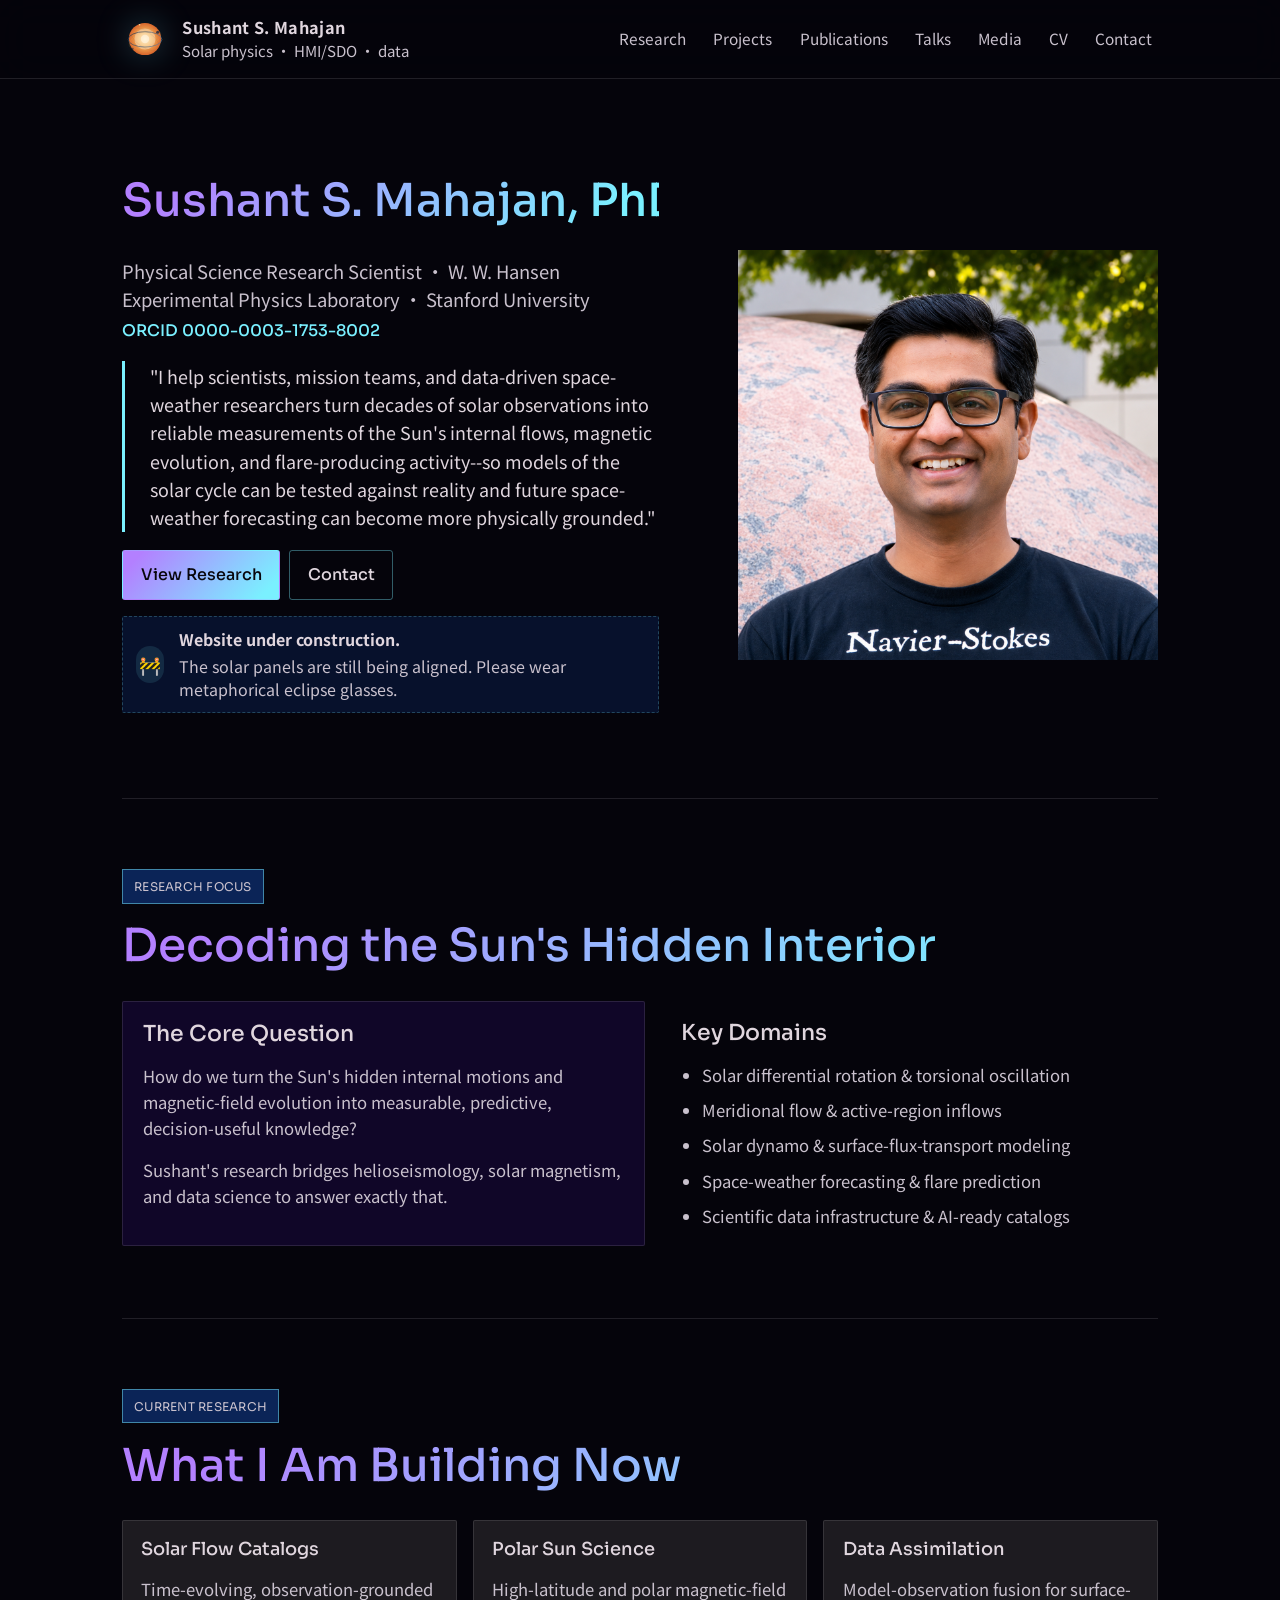
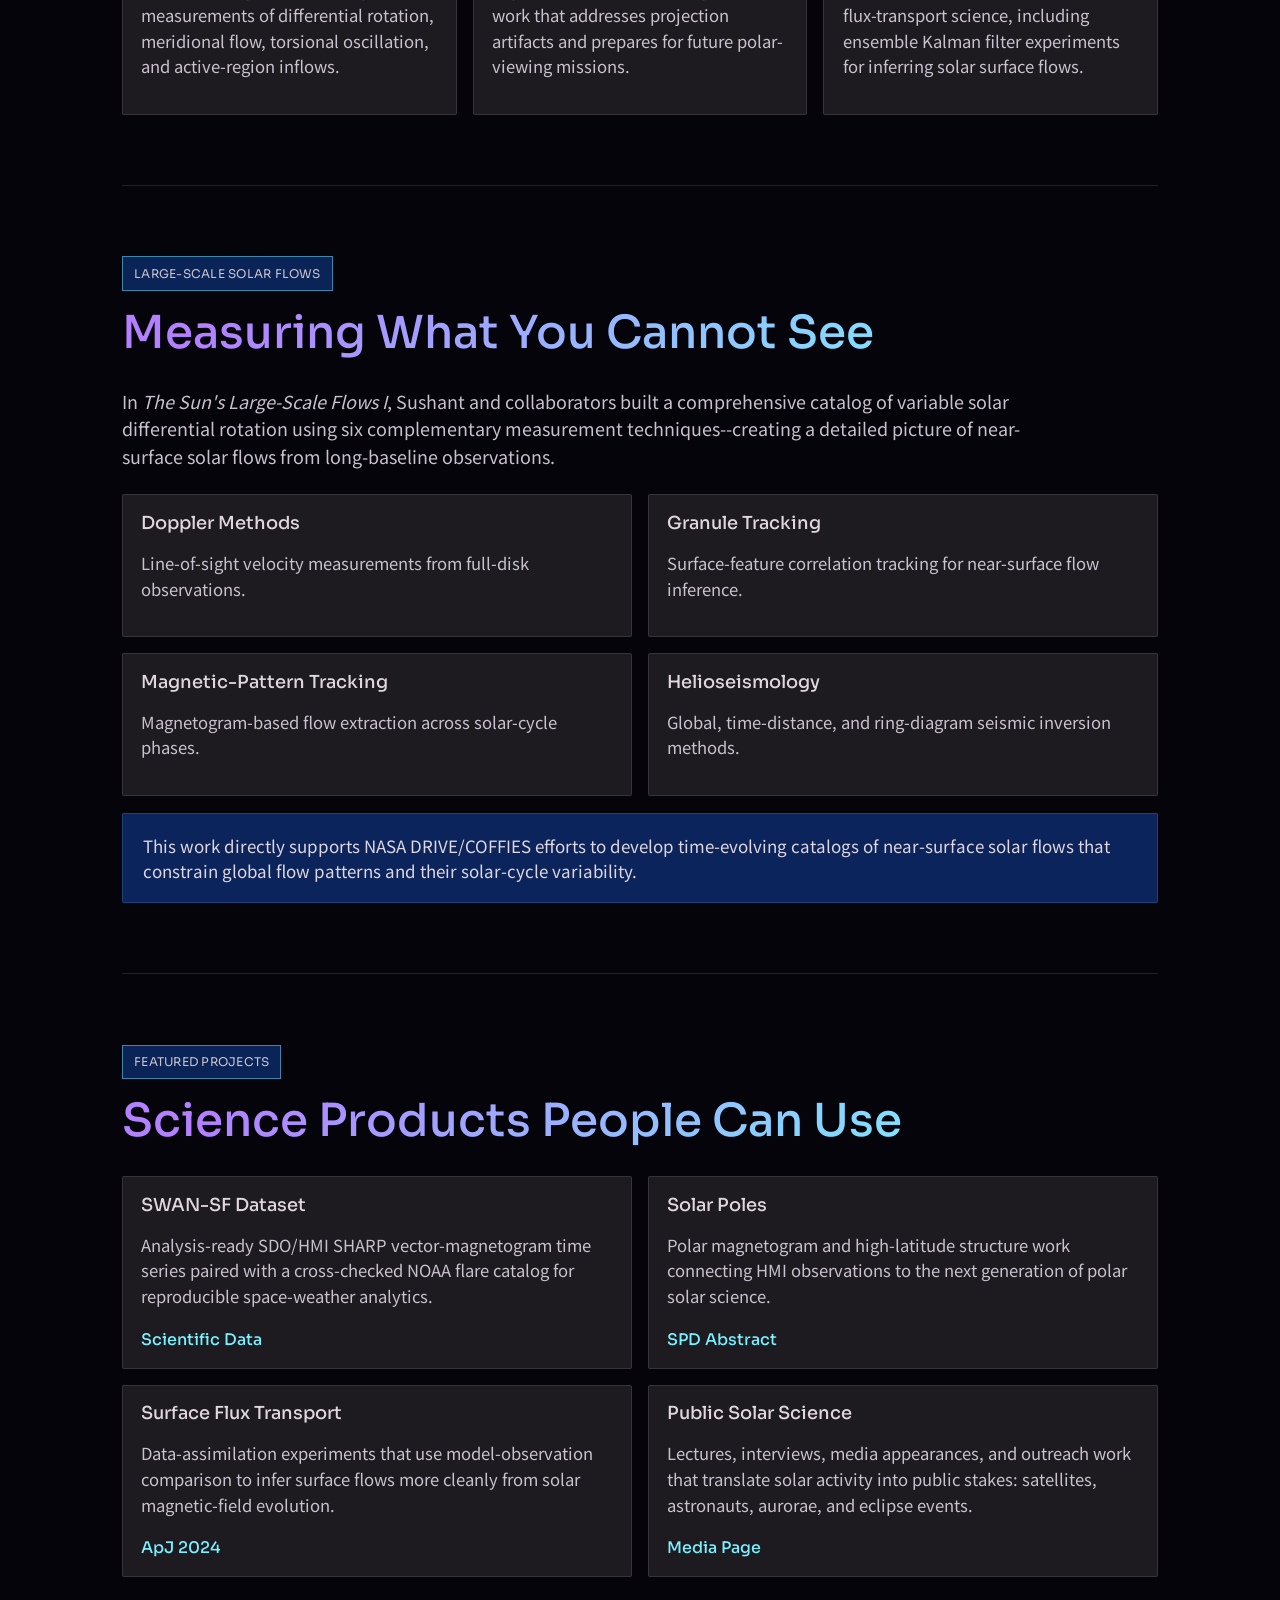
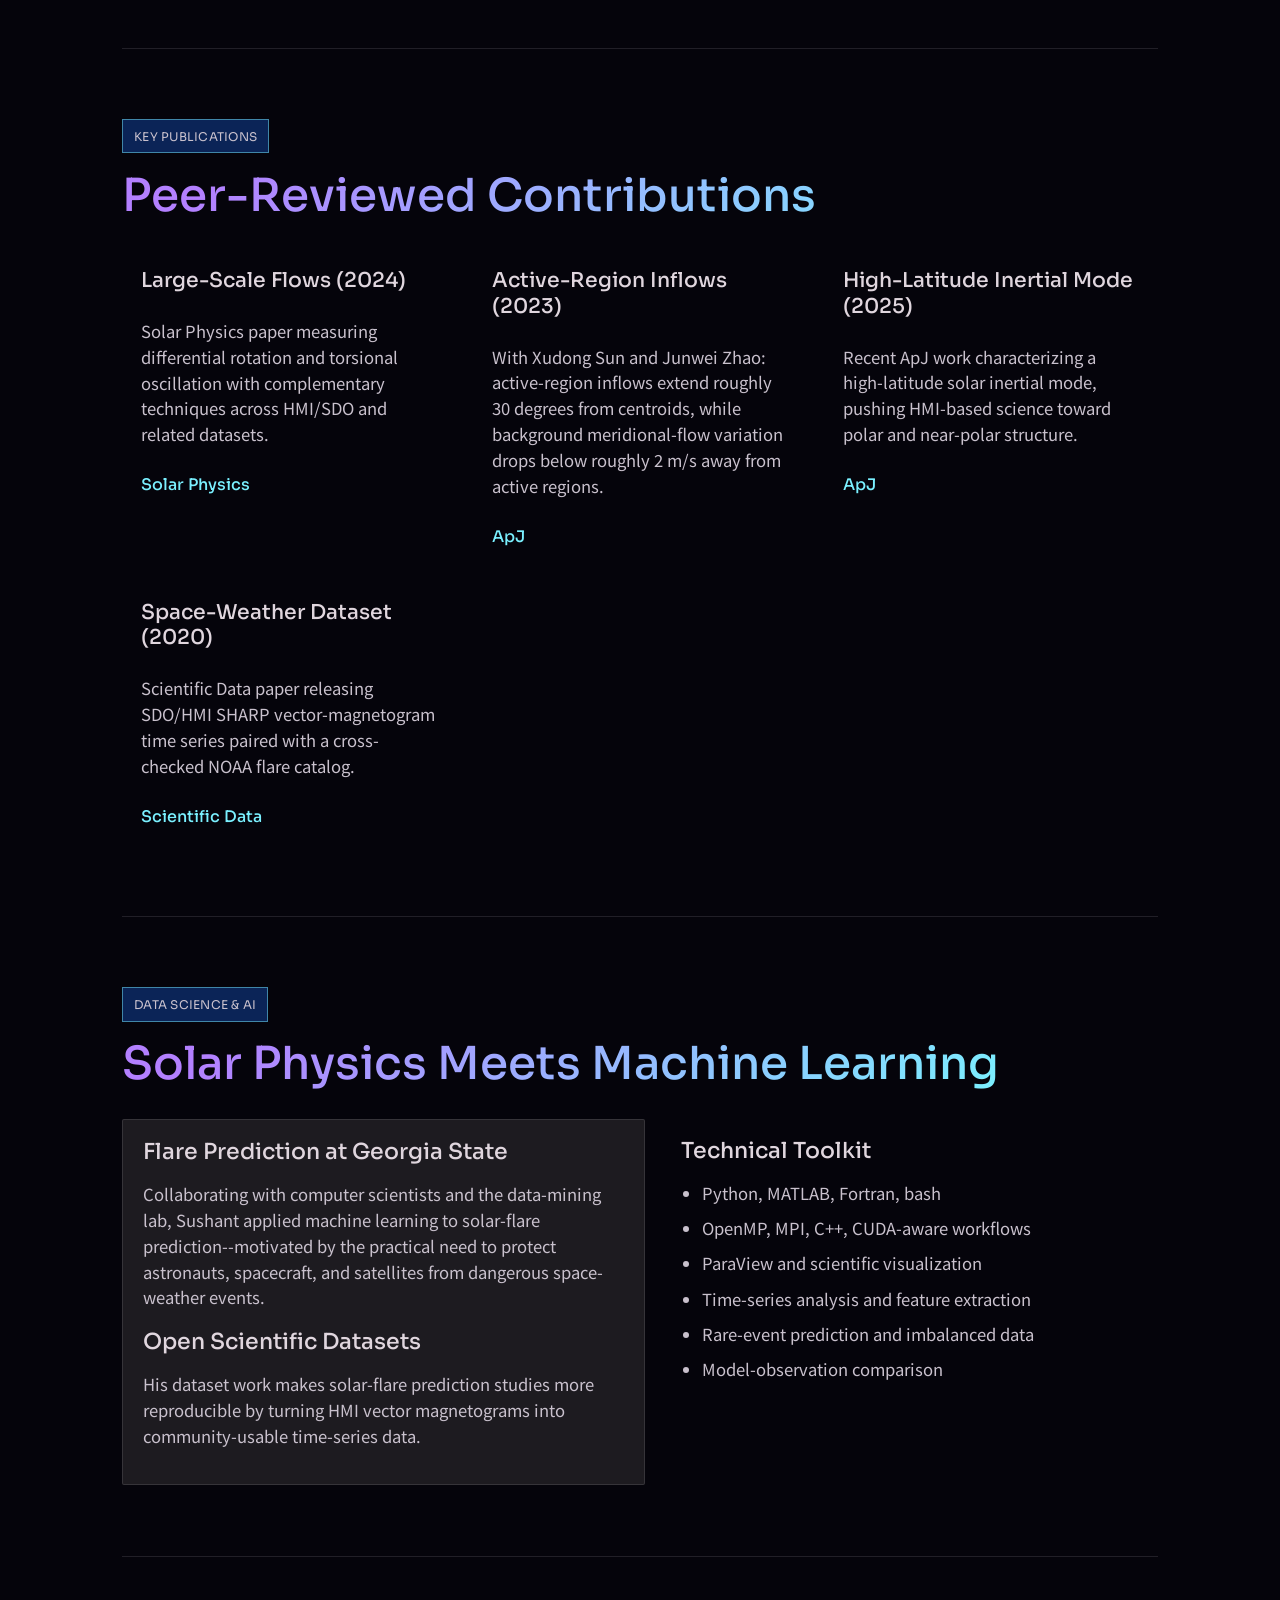
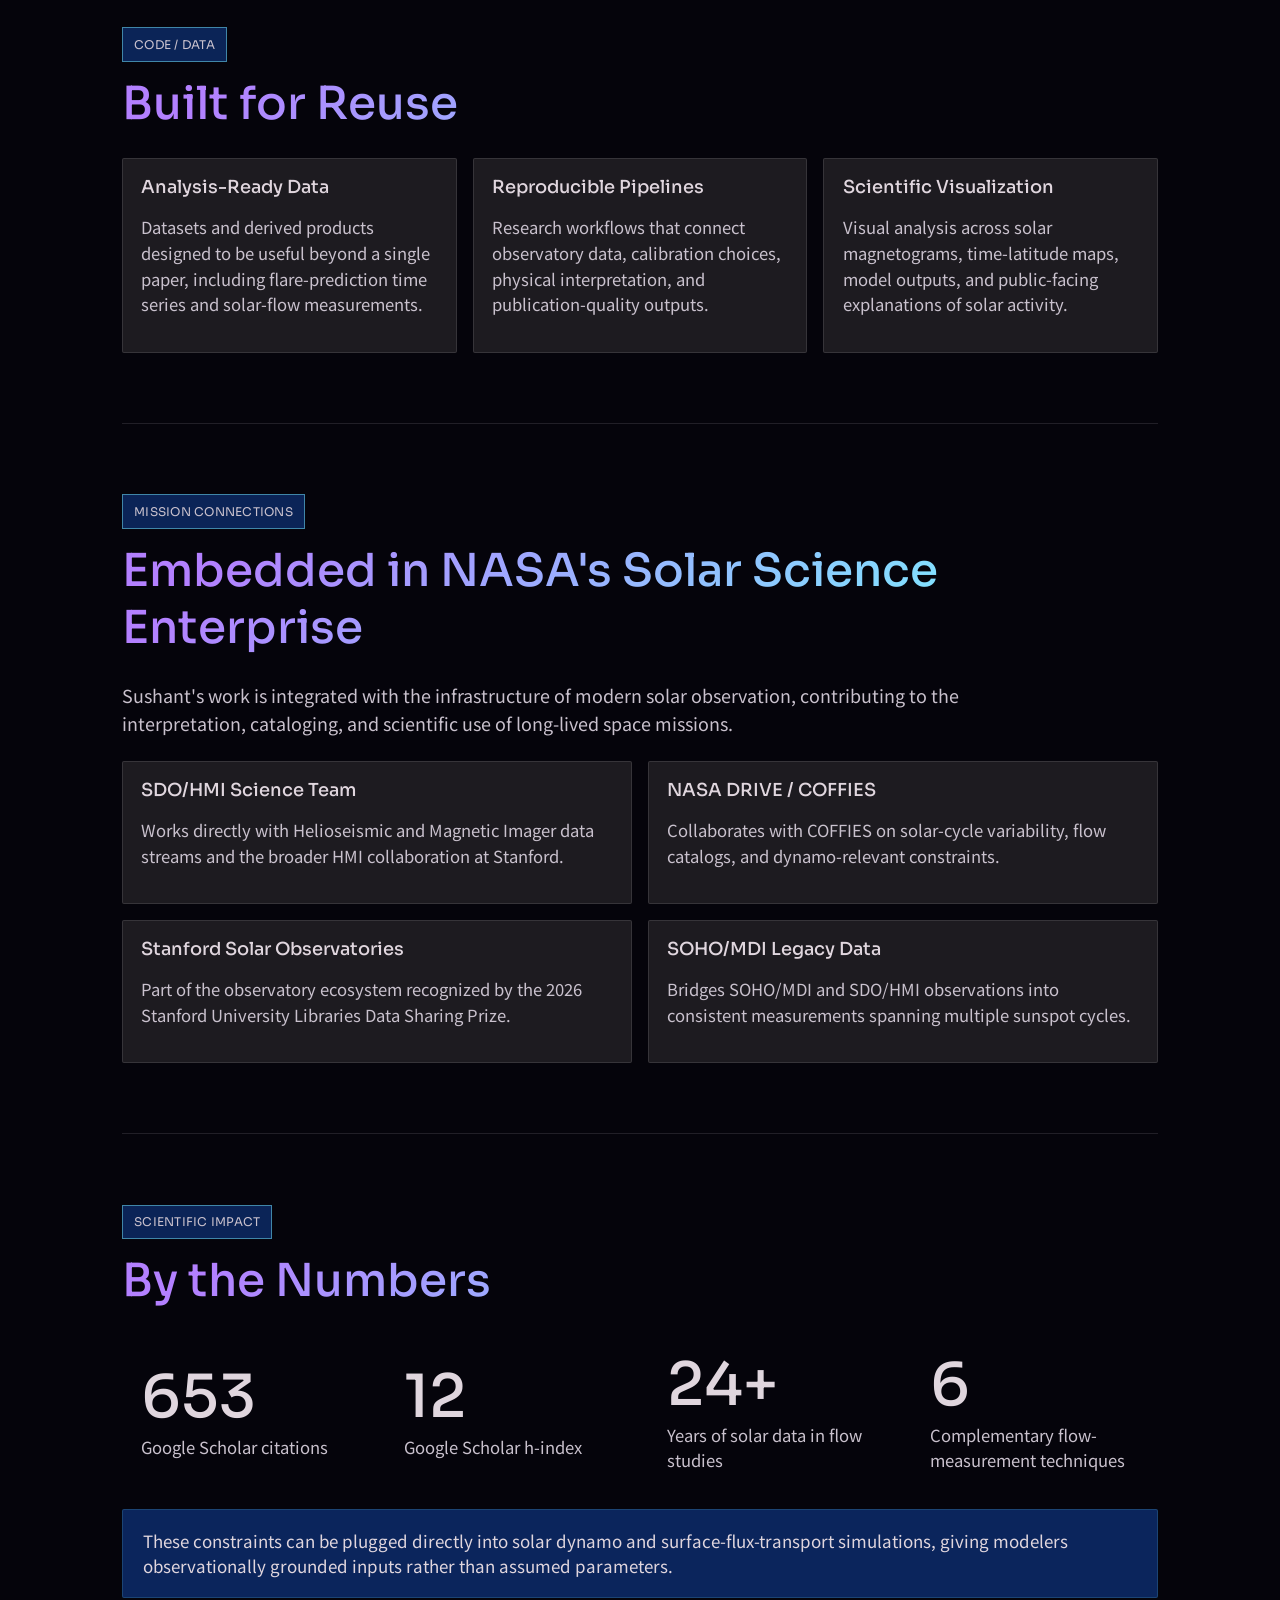
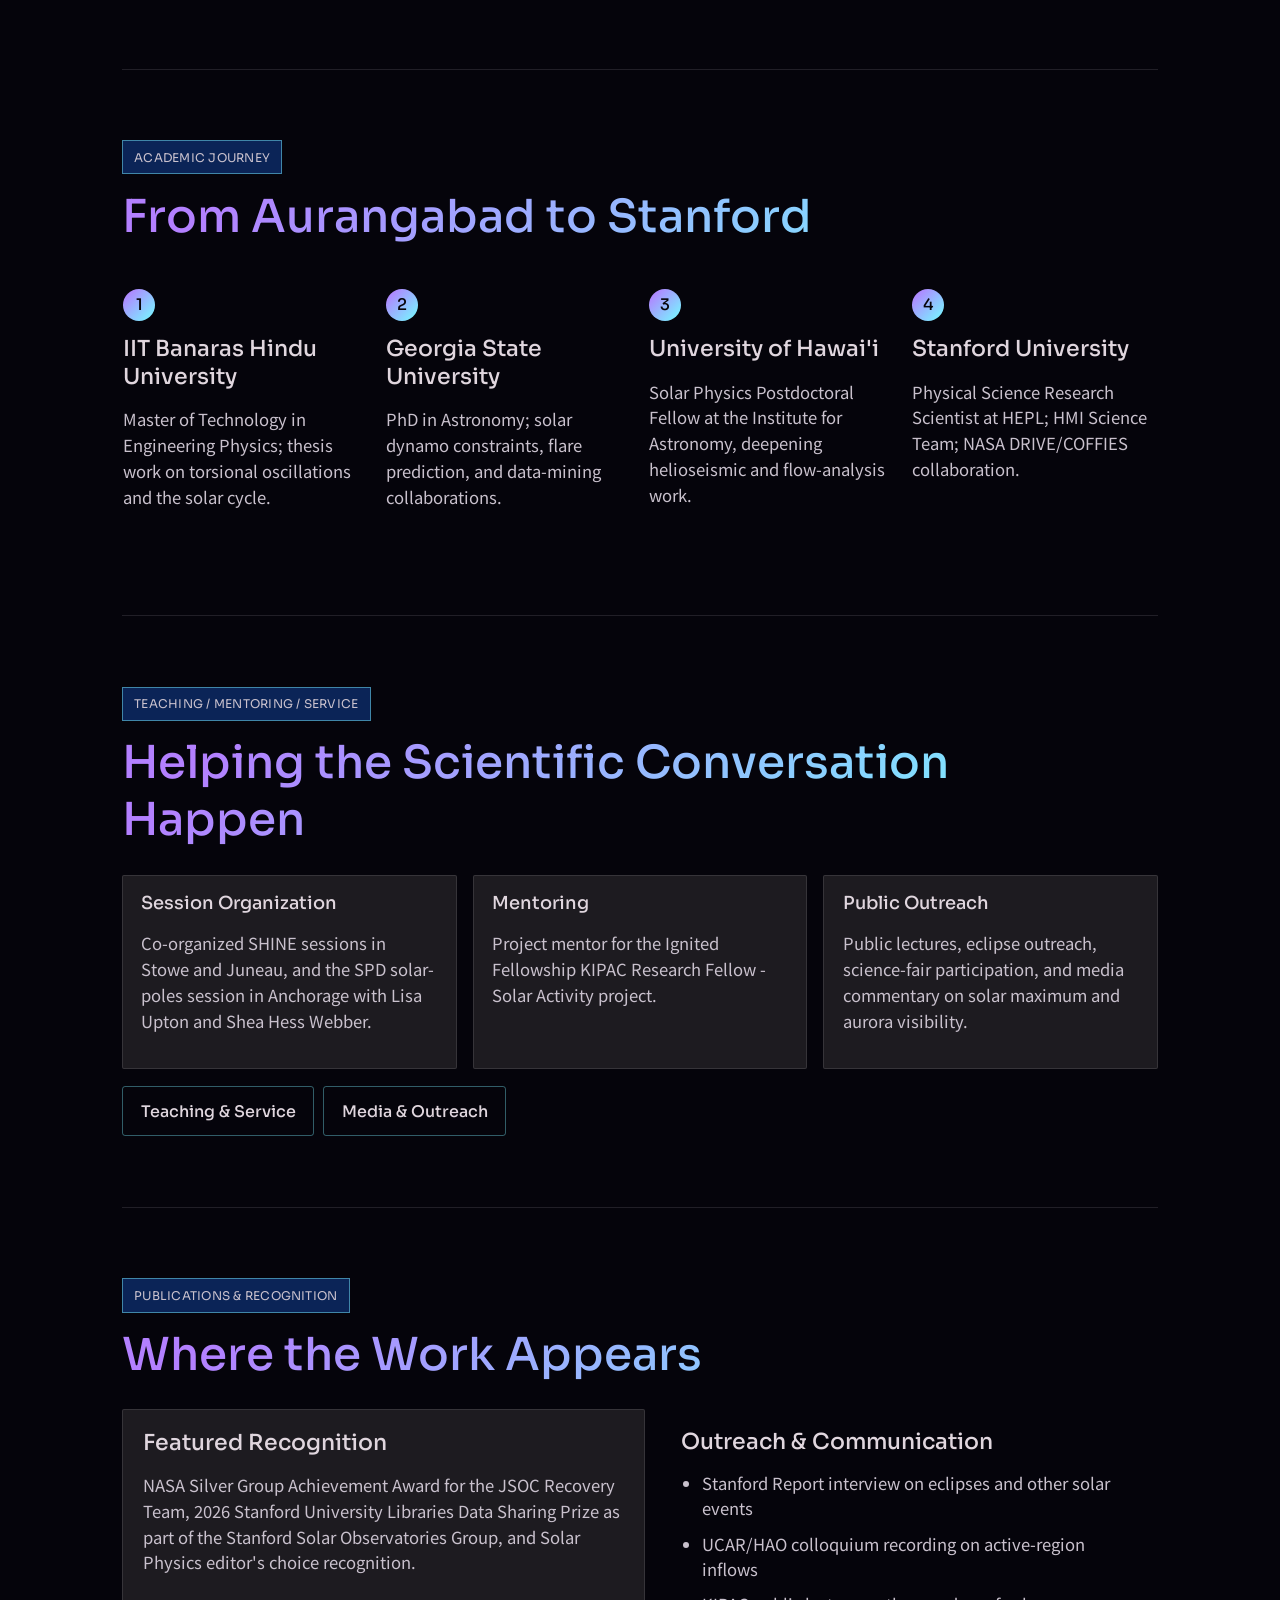
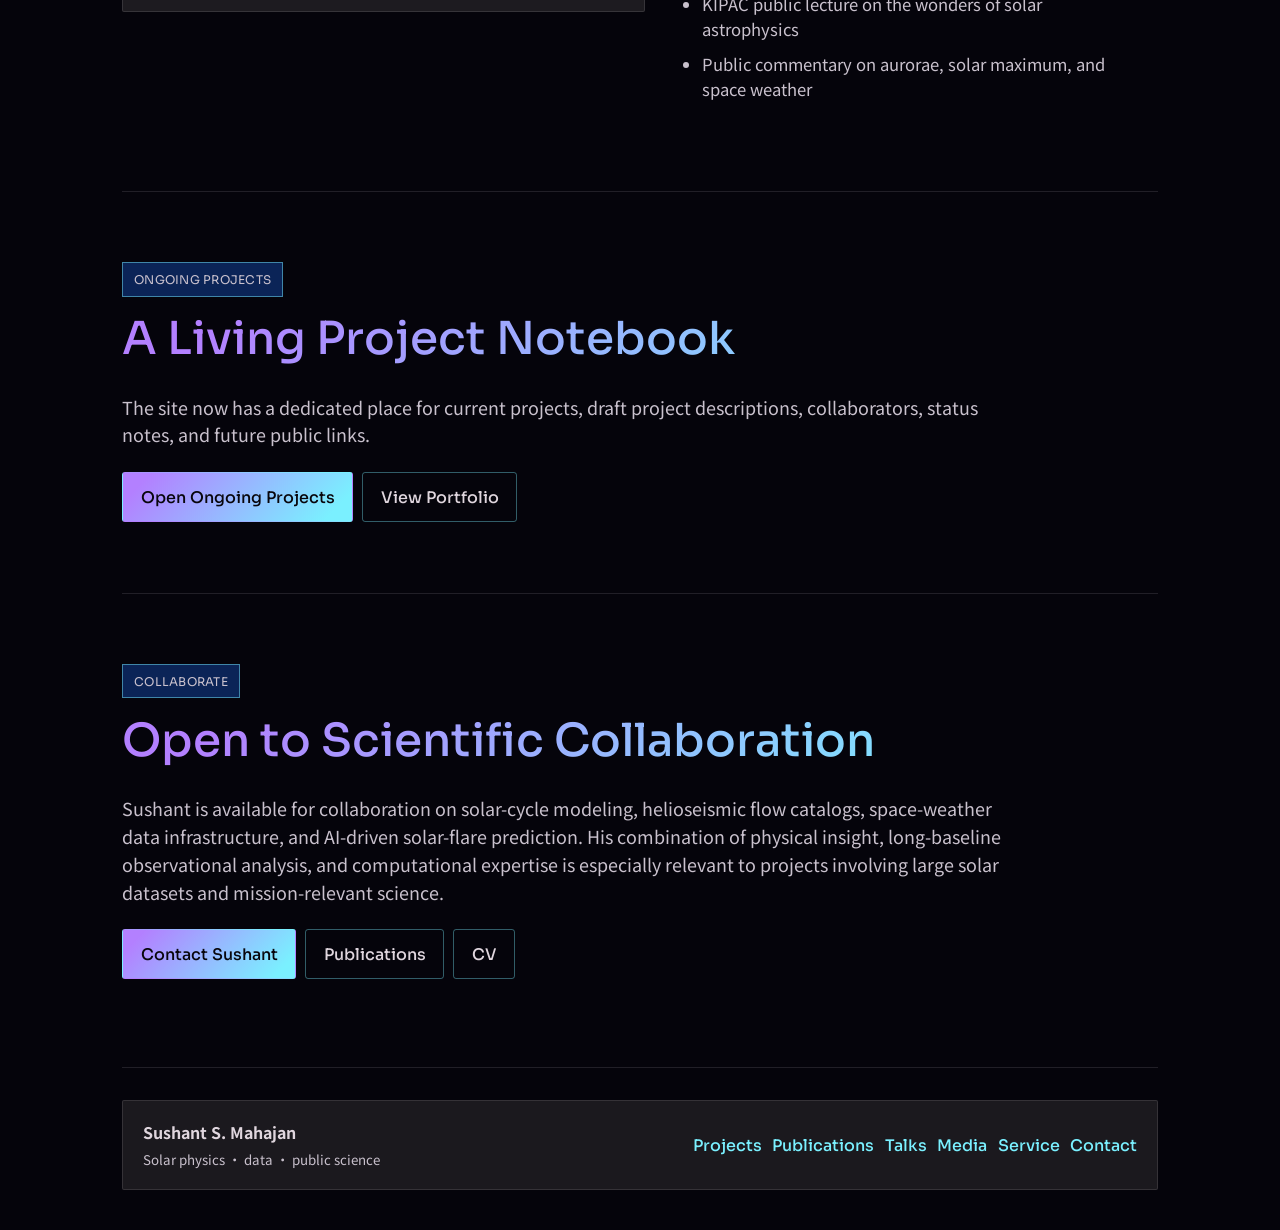
<file: index.html>
<!doctype html>
<html lang="en">
<head>
  <meta charset="utf-8" />
  <meta name="viewport" content="width=device-width, initial-scale=1" />
  <title>Sushant S. Mahajan, PhD | Solar physics and data</title>
  <meta name="description" content="Sushant S. Mahajan is a Stanford solar physicist working on solar flows, magnetism, helioseismology, SDO/HMI data, and space-weather research." />
  <meta name="theme-color" content="#05040b" />
  <meta property="og:title" content="Sushant S. Mahajan, PhD" />
  <meta property="og:description" content="Solar physics, helioseismology, SDO/HMI data, and mission-relevant space-weather science." />
  <meta property="og:type" content="website" />
  <meta property="og:url" content="https://solarmagnetism.org/" />
  <meta property="og:image" content="assets/my_pic_HD.png" />
  <link rel="icon" href="assets/solar-mark.svg" type="image/svg+xml" />
  <link rel="stylesheet" href="assets/styles.css?v=20260527d" />
  <script defer src="assets/site.js"></script>
  <script type="application/ld+json">
    {
      "@context": "https://schema.org",
      "@type": "Person",
      "name": "Sushant S. Mahajan",
      "jobTitle": "Physical Science Research Scientist",
      "url": "https://solarmagnetism.org/",
      "sameAs": [
        "https://orcid.org/0000-0003-1753-8002",
        "https://scholar.google.com/citations?user=Ulbtji0AAAAJ&hl=en&authuser=4",
        "https://x.com/astrosushant",
        "https://www.instagram.com/astrosushant/",
        "https://www.linkedin.com/in/sushant-mahajan-astrophysicist/",
        "https://www.facebook.com/sushant.mahajan.735"
      ],
      "knowsAbout": [
        "Solar physics",
        "Helioseismology",
        "Solar magnetism",
        "Space weather",
        "Data assimilation",
        "Scientific computing"
      ]
    }
  </script>
</head>
<body class="gamma-home gamma-landing">
  <a class="skip-link" href="#main">Skip to content</a>

  <header class="site-header gamma-header">
    <div class="site-wrap site-header__inner">
      <a class="brand" href="index.html" aria-label="Sushant S. Mahajan home">
        <img class="brand__mark" src="assets/solar-mark.svg" alt="" />
        <span class="brand__text">
          <strong>Sushant S. Mahajan</strong>
          <span>Solar physics · HMI/SDO · data</span>
        </span>
      </a>
      <button class="nav-toggle" type="button" data-nav-toggle aria-expanded="false" aria-label="Toggle navigation">Menu</button>
      <nav class="site-nav" data-nav>
        <a href="#research">Research</a>
        <a href="#projects">Projects</a>
        <a href="publications.html">Publications</a>
        <a href="talks.html">Talks</a>
        <a href="media.html">Media</a>
        <a href="cv.html">CV</a>
        <a href="contact.html">Contact</a>
      </nav>
    </div>
  </header>

  <main id="main">
    <section class="gamma-hero gamma-slide">
      <div class="gamma-hero__copy" data-reveal>
        <h1>Sushant S. Mahajan, PhD</h1>
        <p class="gamma-role">Physical Science Research Scientist · W. W. Hansen Experimental Physics Laboratory · Stanford University</p>
        <div class="link-row" style="margin-top:0.35rem" data-reveal>
          <a class="link" href="https://orcid.org/0000-0003-1753-8002" target="_blank" rel="noreferrer">ORCID 0000-0003-1753-8002</a>
        </div>
        <blockquote>
          "I help scientists, mission teams, and data-driven space-weather researchers turn decades of solar observations into reliable measurements of the Sun's internal flows, magnetic evolution, and flare-producing activity--so models of the solar cycle can be tested against reality and future space-weather forecasting can become more physically grounded."
        </blockquote>
        <div class="gamma-actions">
          <a class="button button--primary" href="#research">View Research</a>
          <a class="button button--secondary" href="contact.html">Contact</a>
        </div>
        <div class="construction-banner gamma-construction" data-reveal>
          <div class="construction-banner__icon" aria-hidden="true">🚧</div>
          <div>
            <strong>Website under construction.</strong>
            <p>The solar panels are still being aligned. Please wear metaphorical eclipse glasses.</p>
          </div>
        </div>
      </div>
      <figure class="gamma-portrait" data-reveal>
        <img src="assets/my_pic_HD.png" alt="Sushant S. Mahajan portrait" />
      </figure>
    </section>

    <section class="gamma-section gamma-slide" id="research">
      <div class="gamma-section__head" data-reveal>
        <span>Research Focus</span>
        <h2>Decoding the Sun's Hidden Interior</h2>
      </div>
      <div class="gamma-two-column">
        <article class="gamma-panel gamma-panel--deep" data-reveal>
          <h3>The Core Question</h3>
          <p>How do we turn the Sun's hidden internal motions and magnetic-field evolution into measurable, predictive, decision-useful knowledge?</p>
          <p>Sushant's research bridges helioseismology, solar magnetism, and data science to answer exactly that.</p>
        </article>
        <article class="gamma-list" data-reveal>
          <h3>Key Domains</h3>
          <ul>
            <li>Solar differential rotation &amp; torsional oscillation</li>
            <li>Meridional flow &amp; active-region inflows</li>
            <li>Solar dynamo &amp; surface-flux-transport modeling</li>
            <li>Space-weather forecasting &amp; flare prediction</li>
            <li>Scientific data infrastructure &amp; AI-ready catalogs</li>
          </ul>
        </article>
      </div>
    </section>

    <section class="gamma-section gamma-slide" id="projects">
      <div class="gamma-section__head" data-reveal>
        <span>Current Research</span>
        <h2>What I Am Building Now</h2>
      </div>
      <div class="gamma-cards gamma-cards--three">
        <article class="gamma-card" data-reveal>
          <h3>Solar Flow Catalogs</h3>
          <p>Time-evolving, observation-grounded measurements of differential rotation, meridional flow, torsional oscillation, and active-region inflows.</p>
        </article>
        <article class="gamma-card" data-reveal>
          <h3>Polar Sun Science</h3>
          <p>High-latitude and polar magnetic-field work that addresses projection artifacts and prepares for future polar-viewing missions.</p>
        </article>
        <article class="gamma-card" data-reveal>
          <h3>Data Assimilation</h3>
          <p>Model-observation fusion for surface-flux-transport science, including ensemble Kalman filter experiments for inferring solar surface flows.</p>
        </article>
      </div>
    </section>

    <section class="gamma-section gamma-slide">
      <div class="gamma-section__head" data-reveal>
        <span>Large-Scale Solar Flows</span>
        <h2>Measuring What You Cannot See</h2>
      </div>
      <p class="gamma-lede" data-reveal>
        In <em>The Sun's Large-Scale Flows I</em>, Sushant and collaborators built a comprehensive catalog of variable solar differential rotation using six complementary measurement techniques--creating a detailed picture of near-surface solar flows from long-baseline observations.
      </p>
      <div class="gamma-cards gamma-cards--two">
        <article class="gamma-card" data-reveal>
          <h3>Doppler Methods</h3>
          <p>Line-of-sight velocity measurements from full-disk observations.</p>
        </article>
        <article class="gamma-card" data-reveal>
          <h3>Granule Tracking</h3>
          <p>Surface-feature correlation tracking for near-surface flow inference.</p>
        </article>
        <article class="gamma-card" data-reveal>
          <h3>Magnetic-Pattern Tracking</h3>
          <p>Magnetogram-based flow extraction across solar-cycle phases.</p>
        </article>
        <article class="gamma-card" data-reveal>
          <h3>Helioseismology</h3>
          <p>Global, time-distance, and ring-diagram seismic inversion methods.</p>
        </article>
      </div>
      <p class="gamma-note" data-reveal>
        This work directly supports NASA DRIVE/COFFIES efforts to develop time-evolving catalogs of near-surface solar flows that constrain global flow patterns and their solar-cycle variability.
      </p>
    </section>

    <section class="gamma-section gamma-slide">
      <div class="gamma-section__head" data-reveal>
        <span>Featured Projects</span>
        <h2>Science Products People Can Use</h2>
      </div>
      <div class="gamma-cards gamma-cards--two">
        <article class="gamma-card" data-reveal>
          <h3>SWAN-SF Dataset</h3>
          <p>Analysis-ready SDO/HMI SHARP vector-magnetogram time series paired with a cross-checked NOAA flare catalog for reproducible space-weather analytics.</p>
          <a class="link" href="https://doi.org/10.1038/s41597-020-0548-x" target="_blank" rel="noreferrer">Scientific Data</a>
        </article>
        <article class="gamma-card" data-reveal>
          <h3>Solar Poles</h3>
          <p>Polar magnetogram and high-latitude structure work connecting HMI observations to the next generation of polar solar science.</p>
          <a class="link" href="https://baas.aas.org/pub/2025n4i309p04" target="_blank" rel="noreferrer">SPD Abstract</a>
        </article>
        <article class="gamma-card" data-reveal>
          <h3>Surface Flux Transport</h3>
          <p>Data-assimilation experiments that use model-observation comparison to infer surface flows more cleanly from solar magnetic-field evolution.</p>
          <a class="link" href="https://doi.org/10.3847/1538-4357/ad7eac" target="_blank" rel="noreferrer">ApJ 2024</a>
        </article>
        <article class="gamma-card" data-reveal>
          <h3>Public Solar Science</h3>
          <p>Lectures, interviews, media appearances, and outreach work that translate solar activity into public stakes: satellites, astronauts, aurorae, and eclipse events.</p>
          <a class="link" href="media.html">Media Page</a>
        </article>
      </div>
    </section>

    <section class="gamma-section gamma-slide" id="publications">
      <div class="gamma-section__head" data-reveal>
        <span>Key Publications</span>
        <h2>Peer-Reviewed Contributions</h2>
      </div>
      <div class="gamma-publications">
        <article data-reveal>
          <h3>Large-Scale Flows (2024)</h3>
          <p>Solar Physics paper measuring differential rotation and torsional oscillation with complementary techniques across HMI/SDO and related datasets.</p>
          <a class="link" href="https://doi.org/10.1007/s11207-024-02282-2" target="_blank" rel="noreferrer">Solar Physics</a>
        </article>
        <article data-reveal>
          <h3>Active-Region Inflows (2023)</h3>
          <p>With Xudong Sun and Junwei Zhao: active-region inflows extend roughly 30 degrees from centroids, while background meridional-flow variation drops below roughly 2 m/s away from active regions.</p>
          <a class="link" href="https://doi.org/10.3847/1538-4357/acc839" target="_blank" rel="noreferrer">ApJ</a>
        </article>
        <article data-reveal>
          <h3>High-Latitude Inertial Mode (2025)</h3>
          <p>Recent ApJ work characterizing a high-latitude solar inertial mode, pushing HMI-based science toward polar and near-polar structure.</p>
          <a class="link" href="https://doi.org/10.3847/1538-4357/ade980" target="_blank" rel="noreferrer">ApJ</a>
        </article>
        <article data-reveal>
          <h3>Space-Weather Dataset (2020)</h3>
          <p>Scientific Data paper releasing SDO/HMI SHARP vector-magnetogram time series paired with a cross-checked NOAA flare catalog.</p>
          <a class="link" href="https://doi.org/10.1038/s41597-020-0548-x" target="_blank" rel="noreferrer">Scientific Data</a>
        </article>
      </div>
    </section>

    <section class="gamma-section gamma-slide">
      <div class="gamma-section__head" data-reveal>
        <span>Data Science &amp; AI</span>
        <h2>Solar Physics Meets Machine Learning</h2>
      </div>
      <div class="gamma-two-column">
        <article class="gamma-panel" data-reveal>
          <h3>Flare Prediction at Georgia State</h3>
          <p>Collaborating with computer scientists and the data-mining lab, Sushant applied machine learning to solar-flare prediction--motivated by the practical need to protect astronauts, spacecraft, and satellites from dangerous space-weather events.</p>
          <h3>Open Scientific Datasets</h3>
          <p>His dataset work makes solar-flare prediction studies more reproducible by turning HMI vector magnetograms into community-usable time-series data.</p>
        </article>
        <article class="gamma-list gamma-list--columns" data-reveal>
          <h3>Technical Toolkit</h3>
          <ul>
            <li>Python, MATLAB, Fortran, bash</li>
            <li>OpenMP, MPI, C++, CUDA-aware workflows</li>
            <li>ParaView and scientific visualization</li>
            <li>Time-series analysis and feature extraction</li>
            <li>Rare-event prediction and imbalanced data</li>
            <li>Model-observation comparison</li>
          </ul>
        </article>
      </div>
    </section>

    <section class="gamma-section gamma-slide">
      <div class="gamma-section__head" data-reveal>
        <span>Code / Data</span>
        <h2>Built for Reuse</h2>
      </div>
      <div class="gamma-cards gamma-cards--three">
        <article class="gamma-card" data-reveal>
          <h3>Analysis-Ready Data</h3>
          <p>Datasets and derived products designed to be useful beyond a single paper, including flare-prediction time series and solar-flow measurements.</p>
        </article>
        <article class="gamma-card" data-reveal>
          <h3>Reproducible Pipelines</h3>
          <p>Research workflows that connect observatory data, calibration choices, physical interpretation, and publication-quality outputs.</p>
        </article>
        <article class="gamma-card" data-reveal>
          <h3>Scientific Visualization</h3>
          <p>Visual analysis across solar magnetograms, time-latitude maps, model outputs, and public-facing explanations of solar activity.</p>
        </article>
      </div>
    </section>

    <section class="gamma-section gamma-slide">
      <div class="gamma-section__head" data-reveal>
        <span>Mission Connections</span>
        <h2>Embedded in NASA's Solar Science Enterprise</h2>
      </div>
      <p class="gamma-lede" data-reveal>
        Sushant's work is integrated with the infrastructure of modern solar observation, contributing to the interpretation, cataloging, and scientific use of long-lived space missions.
      </p>
      <div class="gamma-cards gamma-cards--two">
        <article class="gamma-card" data-reveal>
          <h3>SDO/HMI Science Team</h3>
          <p>Works directly with Helioseismic and Magnetic Imager data streams and the broader HMI collaboration at Stanford.</p>
        </article>
        <article class="gamma-card" data-reveal>
          <h3>NASA DRIVE / COFFIES</h3>
          <p>Collaborates with COFFIES on solar-cycle variability, flow catalogs, and dynamo-relevant constraints.</p>
        </article>
        <article class="gamma-card" data-reveal>
          <h3>Stanford Solar Observatories</h3>
          <p>Part of the observatory ecosystem recognized by the 2026 Stanford University Libraries Data Sharing Prize.</p>
        </article>
        <article class="gamma-card" data-reveal>
          <h3>SOHO/MDI Legacy Data</h3>
          <p>Bridges SOHO/MDI and SDO/HMI observations into consistent measurements spanning multiple sunspot cycles.</p>
        </article>
      </div>
    </section>

    <section class="gamma-section gamma-slide" id="impact">
      <div class="gamma-section__head" data-reveal>
        <span>Scientific Impact</span>
        <h2>By the Numbers</h2>
      </div>
      <div class="gamma-metrics">
        <div class="gamma-metric" data-reveal>
          <strong>653</strong>
          <span>Google Scholar citations</span>
        </div>
        <div class="gamma-metric" data-reveal>
          <strong>12</strong>
          <span>Google Scholar h-index</span>
        </div>
        <div class="gamma-metric" data-reveal>
          <strong>24+</strong>
          <span>Years of solar data in flow studies</span>
        </div>
        <div class="gamma-metric" data-reveal>
          <strong>6</strong>
          <span>Complementary flow-measurement techniques</span>
        </div>
      </div>
      <p class="gamma-note" data-reveal>
        These constraints can be plugged directly into solar dynamo and surface-flux-transport simulations, giving modelers observationally grounded inputs rather than assumed parameters.
      </p>
    </section>

    <section class="gamma-section gamma-slide">
      <div class="gamma-section__head" data-reveal>
        <span>Academic Journey</span>
        <h2>From Aurangabad to Stanford</h2>
      </div>
      <div class="gamma-timeline">
        <article data-reveal>
          <span>1</span>
          <h3>IIT Banaras Hindu University</h3>
          <p>Master of Technology in Engineering Physics; thesis work on torsional oscillations and the solar cycle.</p>
        </article>
        <article data-reveal>
          <span>2</span>
          <h3>Georgia State University</h3>
          <p>PhD in Astronomy; solar dynamo constraints, flare prediction, and data-mining collaborations.</p>
        </article>
        <article data-reveal>
          <span>3</span>
          <h3>University of Hawai'i</h3>
          <p>Solar Physics Postdoctoral Fellow at the Institute for Astronomy, deepening helioseismic and flow-analysis work.</p>
        </article>
        <article data-reveal>
          <span>4</span>
          <h3>Stanford University</h3>
          <p>Physical Science Research Scientist at HEPL; HMI Science Team; NASA DRIVE/COFFIES collaboration.</p>
        </article>
      </div>
    </section>

    <section class="gamma-section gamma-slide">
      <div class="gamma-section__head" data-reveal>
        <span>Teaching / Mentoring / Service</span>
        <h2>Helping the Scientific Conversation Happen</h2>
      </div>
      <div class="gamma-cards gamma-cards--three">
        <article class="gamma-card" data-reveal>
          <h3>Session Organization</h3>
          <p>Co-organized SHINE sessions in Stowe and Juneau, and the SPD solar-poles session in Anchorage with Lisa Upton and Shea Hess Webber.</p>
        </article>
        <article class="gamma-card" data-reveal>
          <h3>Mentoring</h3>
          <p>Project mentor for the Ignited Fellowship KIPAC Research Fellow - Solar Activity project.</p>
        </article>
        <article class="gamma-card" data-reveal>
          <h3>Public Outreach</h3>
          <p>Public lectures, eclipse outreach, science-fair participation, and media commentary on solar maximum and aurora visibility.</p>
        </article>
      </div>
      <div class="gamma-actions" data-reveal>
        <a class="button button--secondary" href="teaching.html">Teaching &amp; Service</a>
        <a class="button button--secondary" href="media.html">Media &amp; Outreach</a>
      </div>
    </section>

    <section class="gamma-section gamma-slide">
      <div class="gamma-section__head" data-reveal>
        <span>Publications &amp; Recognition</span>
        <h2>Where the Work Appears</h2>
      </div>
      <div class="gamma-two-column">
        <article class="gamma-panel" data-reveal>
          <h3>Featured Recognition</h3>
          <p>NASA Silver Group Achievement Award for the JSOC Recovery Team, 2026 Stanford University Libraries Data Sharing Prize as part of the Stanford Solar Observatories Group, and Solar Physics editor's choice recognition.</p>
        </article>
        <article class="gamma-list" data-reveal>
          <h3>Outreach &amp; Communication</h3>
          <ul>
            <li>Stanford Report interview on eclipses and other solar events</li>
            <li>UCAR/HAO colloquium recording on active-region inflows</li>
            <li>KIPAC public lecture on the wonders of solar astrophysics</li>
            <li>Public commentary on aurorae, solar maximum, and space weather</li>
          </ul>
        </article>
      </div>
    </section>

    <section class="gamma-section gamma-slide">
      <div class="gamma-section__head" data-reveal>
        <span>Ongoing Projects</span>
        <h2>A Living Project Notebook</h2>
      </div>
      <p class="gamma-lede" data-reveal>
        The site now has a dedicated place for current projects, draft project descriptions, collaborators, status notes, and future public links.
      </p>
      <div class="gamma-actions" data-reveal>
        <a class="button button--primary" href="projects.html">Open Ongoing Projects</a>
        <a class="button button--secondary" href="portfolio.html">View Portfolio</a>
      </div>
    </section>

    <section class="gamma-section gamma-slide gamma-collaborate">
      <div class="gamma-section__head" data-reveal>
        <span>Collaborate</span>
        <h2>Open to Scientific Collaboration</h2>
      </div>
      <p class="gamma-lede" data-reveal>
        Sushant is available for collaboration on solar-cycle modeling, helioseismic flow catalogs, space-weather data infrastructure, and AI-driven solar-flare prediction. His combination of physical insight, long-baseline observational analysis, and computational expertise is especially relevant to projects involving large solar datasets and mission-relevant science.
      </p>
      <div class="gamma-actions" data-reveal>
        <a class="button button--primary" href="contact.html">Contact Sushant</a>
        <a class="button button--secondary" href="publications.html">Publications</a>
        <a class="button button--secondary" href="cv.html">CV</a>
      </div>
    </section>
  </main>

  <footer class="footer gamma-footer">
    <div class="site-wrap footer__panel">
      <div class="footer__inner">
        <div>
          <strong>Sushant S. Mahajan</strong>
          <small>Solar physics · data · public science</small>
        </div>
        <div class="link-row">
          <a class="link" href="projects.html">Projects</a>
          <a class="link" href="publications.html">Publications</a>
          <a class="link" href="talks.html">Talks</a>
          <a class="link" href="media.html">Media</a>
          <a class="link" href="teaching.html">Service</a>
          <a class="link" href="contact.html">Contact</a>
        </div>
      </div>
    </div>
  </footer>
</body>
</html>
</file>
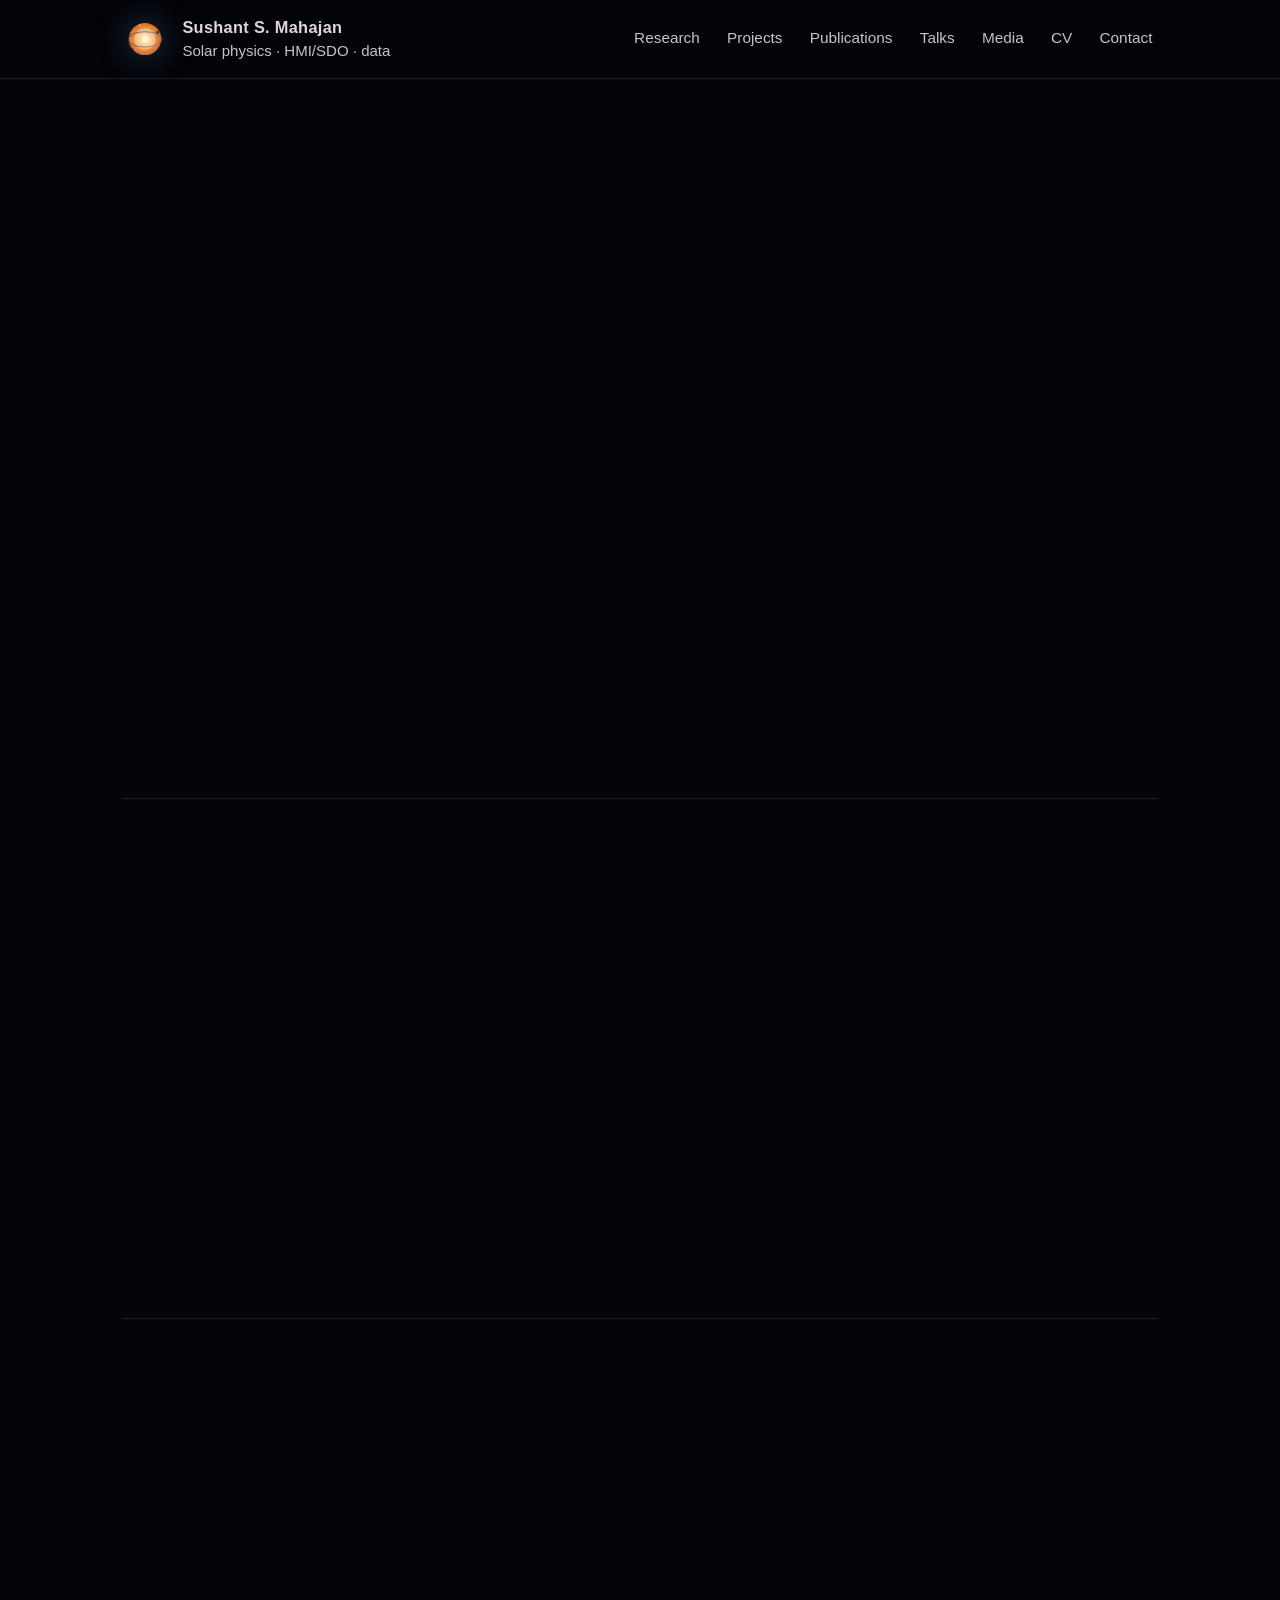
<file: blog.html>
<!doctype html>
<html lang="en">
<head>
  <meta charset="utf-8" />
  <meta name="viewport" content="width=device-width, initial-scale=1" />
  <meta http-equiv="refresh" content="0; url=index.html" />
  <title>Blog | Sushant S. Mahajan</title>
  <link rel="stylesheet" href="assets/styles.css" />
</head>
<body>
  <main class="site-wrap" style="padding:4rem 0">
    <div class="card">
      <h1 style="font-size:2.2rem">Blog content has been folded into the new site.</h1>
      <p><a class="link" href="index.html">Go to the home page</a></p>
    </div>
  </main>
</body>
</html>
</file>
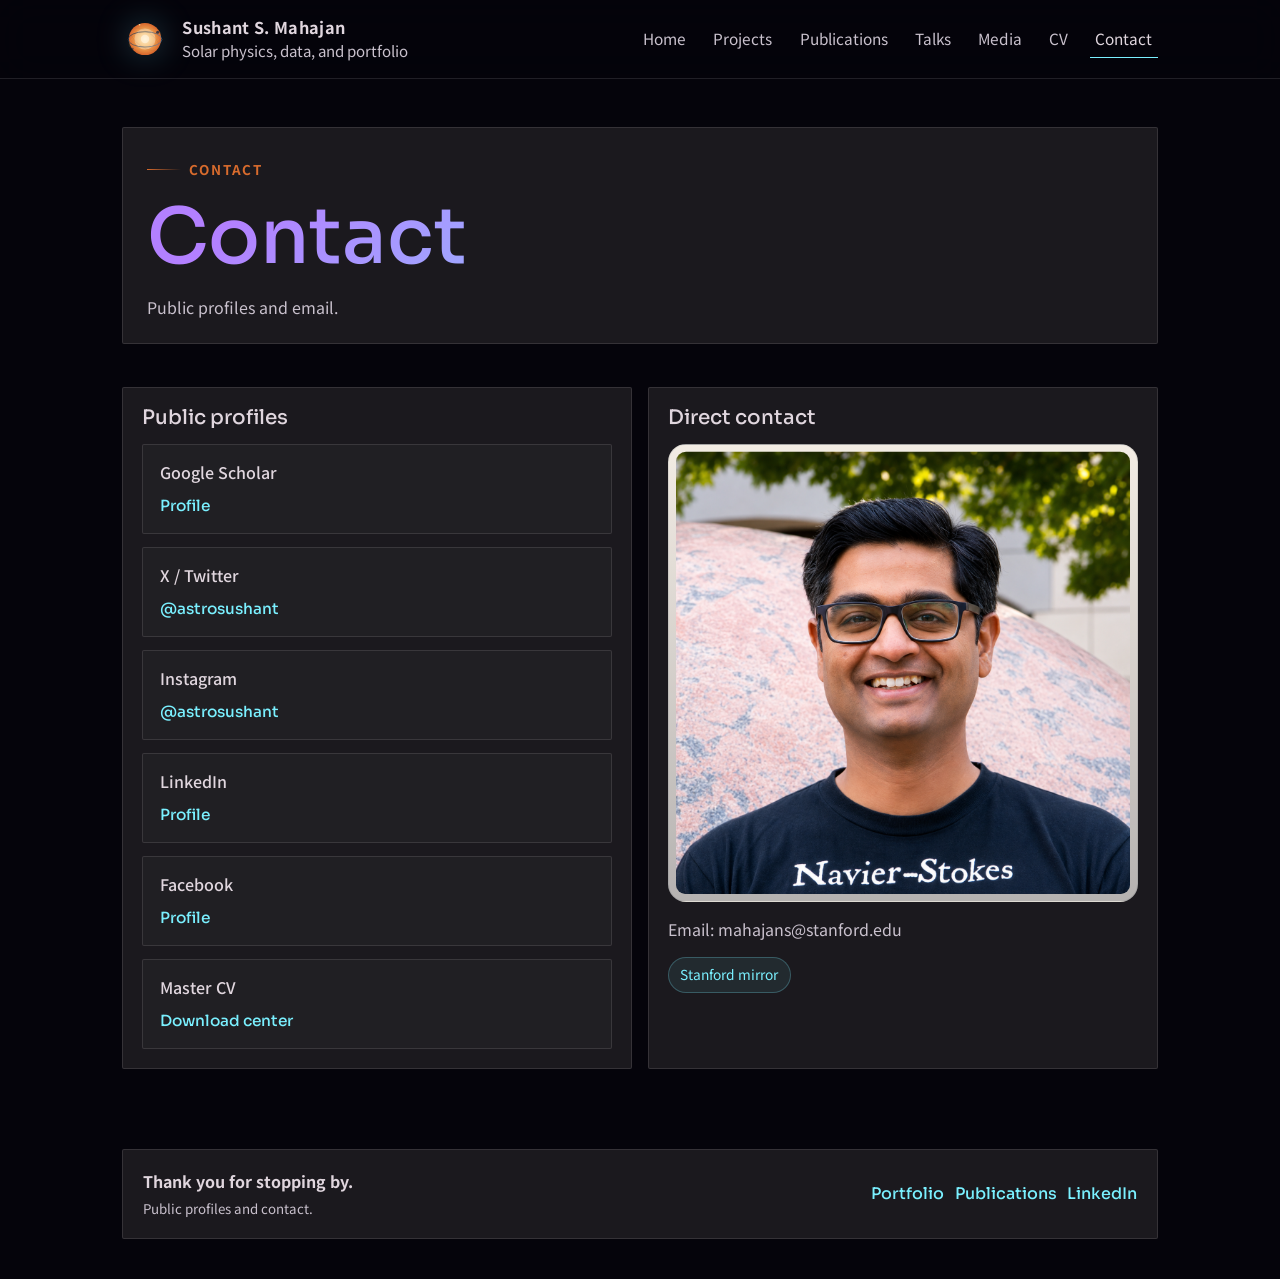
<file: contact.html>
<!doctype html>
<html lang="en">
<head>
  <meta charset="utf-8" />
  <meta name="viewport" content="width=device-width, initial-scale=1" />
  <title>Contact | Sushant S. Mahajan</title>
  <meta name="description" content="Contact and public profile links for Sushant S. Mahajan." />
  <meta name="theme-color" content="#05040b" />
  <link rel="icon" href="assets/solar-mark.svg" type="image/svg+xml" />
  <link rel="stylesheet" href="assets/styles.css" />
  <script defer src="assets/site.js"></script>
</head>
<body class="gamma-home">
  <a class="skip-link" href="#main">Skip to content</a>
  <header class="site-header gamma-header">
    <div class="site-wrap site-header__inner">
      <a class="brand" href="index.html">
        <img class="brand__mark" src="assets/solar-mark.svg" alt="" />
        <span class="brand__text"><strong>Sushant S. Mahajan</strong><span>Solar physics, data, and portfolio</span></span>
      </a>
      <button class="nav-toggle" type="button" data-nav-toggle aria-expanded="false" aria-label="Toggle navigation">Menu</button>
      <nav class="site-nav" data-nav>
        <a href="index.html">Home</a>
        <a href="projects.html">Projects</a>
        <a href="publications.html">Publications</a>
        <a href="talks.html">Talks</a>
        <a href="media.html">Media</a>
        <a href="cv.html">CV</a>
        <a href="contact.html" aria-current="page">Contact</a>
      </nav>
    </div>
  </header>

  <main id="main">
    <section class="page-hero">
      <div class="site-wrap page-hero__panel" data-reveal>
        <div class="eyebrow">Contact</div>
        <h1>Contact</h1>
        <p>Public profiles and email.</p>
      </div>
    </section>

    <section class="section">
      <div class="site-wrap">
        <div class="grid grid--2">
          <article class="card" data-reveal>
            <h3>Public profiles</h3>
            <div class="list" style="margin-top:0.9rem">
              <div class="pub-item">
                <span class="pub-item__title">Google Scholar</span>
                <div class="pub-item__meta"><a class="link" href="https://scholar.google.com/citations?user=Ulbtji0AAAAJ&hl=en&authuser=4" target="_blank" rel="noreferrer">Profile</a></div>
              </div>
              <div class="pub-item">
                <span class="pub-item__title">X / Twitter</span>
                <div class="pub-item__meta"><a class="link" href="https://x.com/astrosushant" target="_blank" rel="noreferrer">@astrosushant</a></div>
              </div>
              <div class="pub-item">
                <span class="pub-item__title">Instagram</span>
                <div class="pub-item__meta"><a class="link" href="https://www.instagram.com/astrosushant/" target="_blank" rel="noreferrer">@astrosushant</a></div>
              </div>
              <div class="pub-item">
                <span class="pub-item__title">LinkedIn</span>
                <div class="pub-item__meta"><a class="link" href="https://www.linkedin.com/in/sushant-mahajan-astrophysicist/" target="_blank" rel="noreferrer">Profile</a></div>
              </div>
              <div class="pub-item">
                <span class="pub-item__title">Facebook</span>
                <div class="pub-item__meta"><a class="link" href="https://www.facebook.com/sushant.mahajan.735" target="_blank" rel="noreferrer">Profile</a></div>
              </div>
              <div class="pub-item">
                <span class="pub-item__title">Master CV</span>
                <div class="pub-item__meta"><a class="link" href="cv.html">Download center</a></div>
              </div>
            </div>
          </article>

          <article class="card" data-reveal>
            <h3>Direct contact</h3>
            <img class="portrait" src="assets/my_pic_HD.png" alt="Sushant S. Mahajan portrait" />
            <p>
              Email: mahajans@stanford.edu
            </p>
            <div class="card__meta">
              <span class="chip chip--accent">Stanford mirror</span>
            </div>
          </article>
        </div>
      </div>
    </section>
  </main>

  <footer class="footer">
    <div class="site-wrap footer__panel">
        <div class="footer__inner">
          <div>
            <strong>Thank you for stopping by.</strong>
            <small>Public profiles and contact.</small>
          </div>
          <div class="link-row">
            <a class="link" href="portfolio.html">Portfolio</a>
            <a class="link" href="publications.html">Publications</a>
            <a class="link" href="https://www.linkedin.com/in/sushant-mahajan-astrophysicist/" target="_blank" rel="noreferrer">LinkedIn</a>
          </div>
        </div>
      </div>
  </footer>
</body>
</html>
</file>
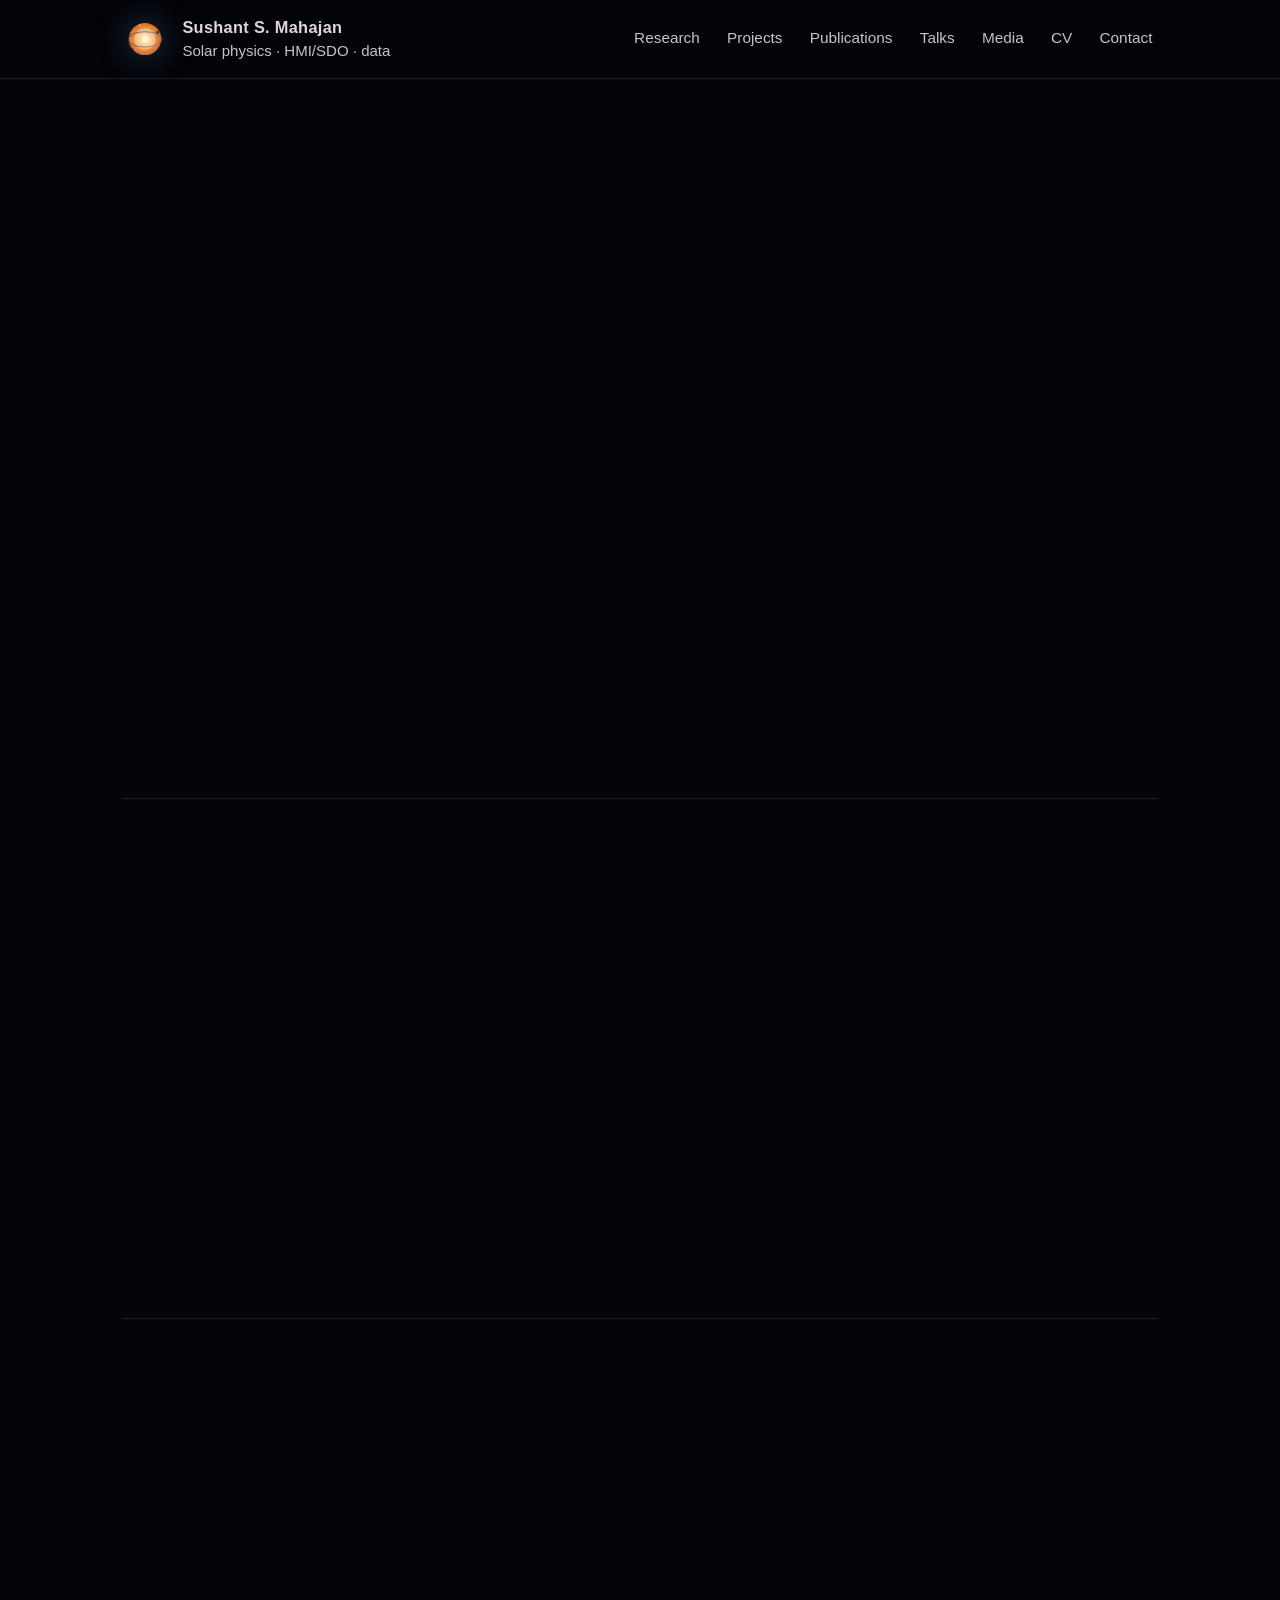
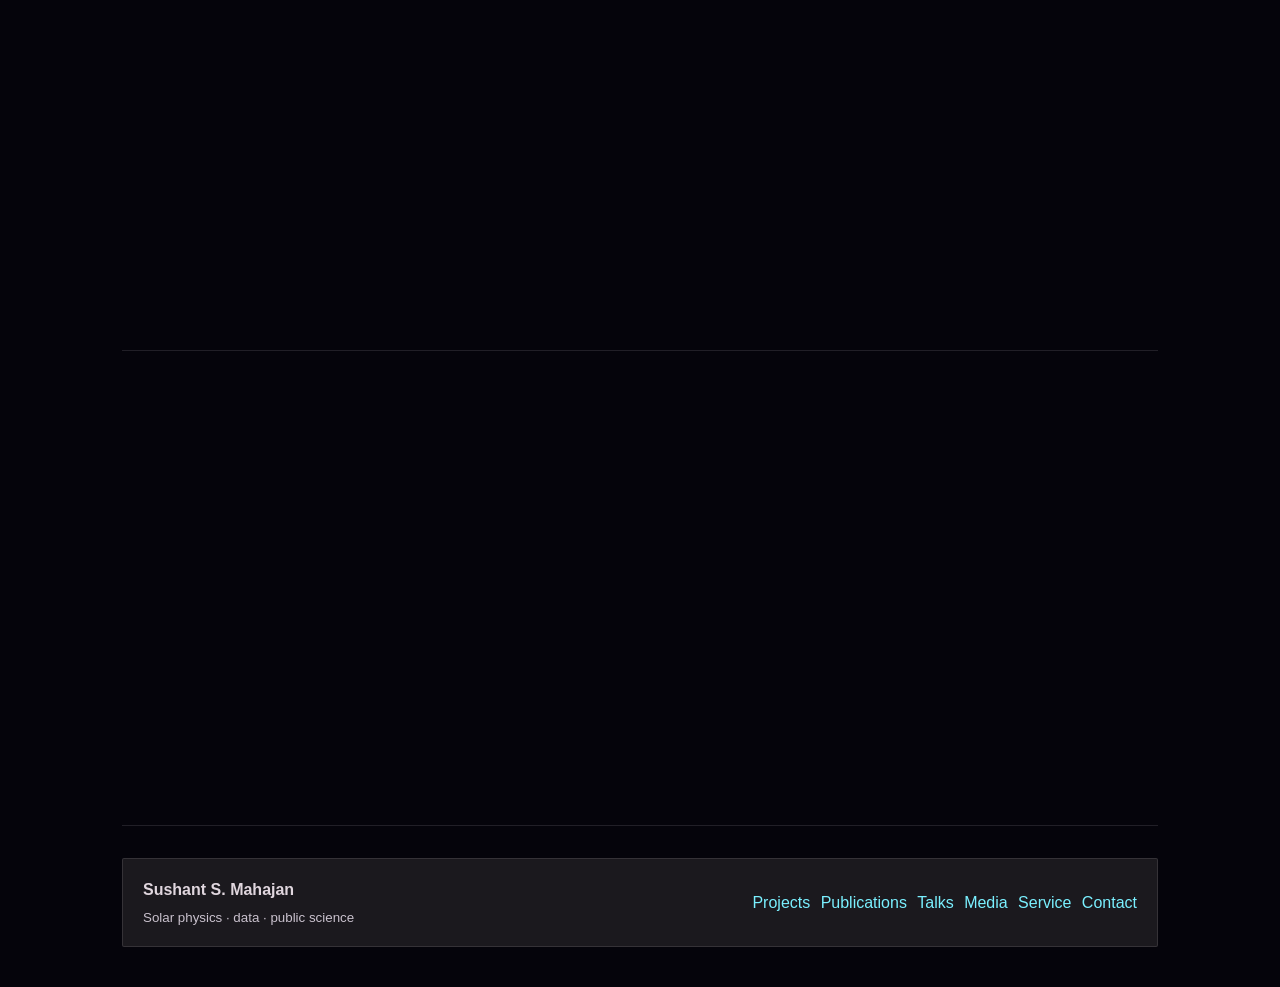
<file: cricket.html>
<!doctype html>
<html lang="en">
<head>
  <meta charset="utf-8" />
  <meta name="viewport" content="width=device-width, initial-scale=1" />
  <meta http-equiv="refresh" content="0; url=index.html" />
  <title>Cricket | Sushant S. Mahajan</title>
  <link rel="stylesheet" href="assets/styles.css" />
</head>
<body>
  <main class="site-wrap" style="padding:4rem 0">
    <div class="card">
      <h1 style="font-size:2.2rem">Cricket content has been archived.</h1>
      <p><a class="link" href="index.html">Go to the home page</a></p>
    </div>
  </main>
</body>
</html>
</file>
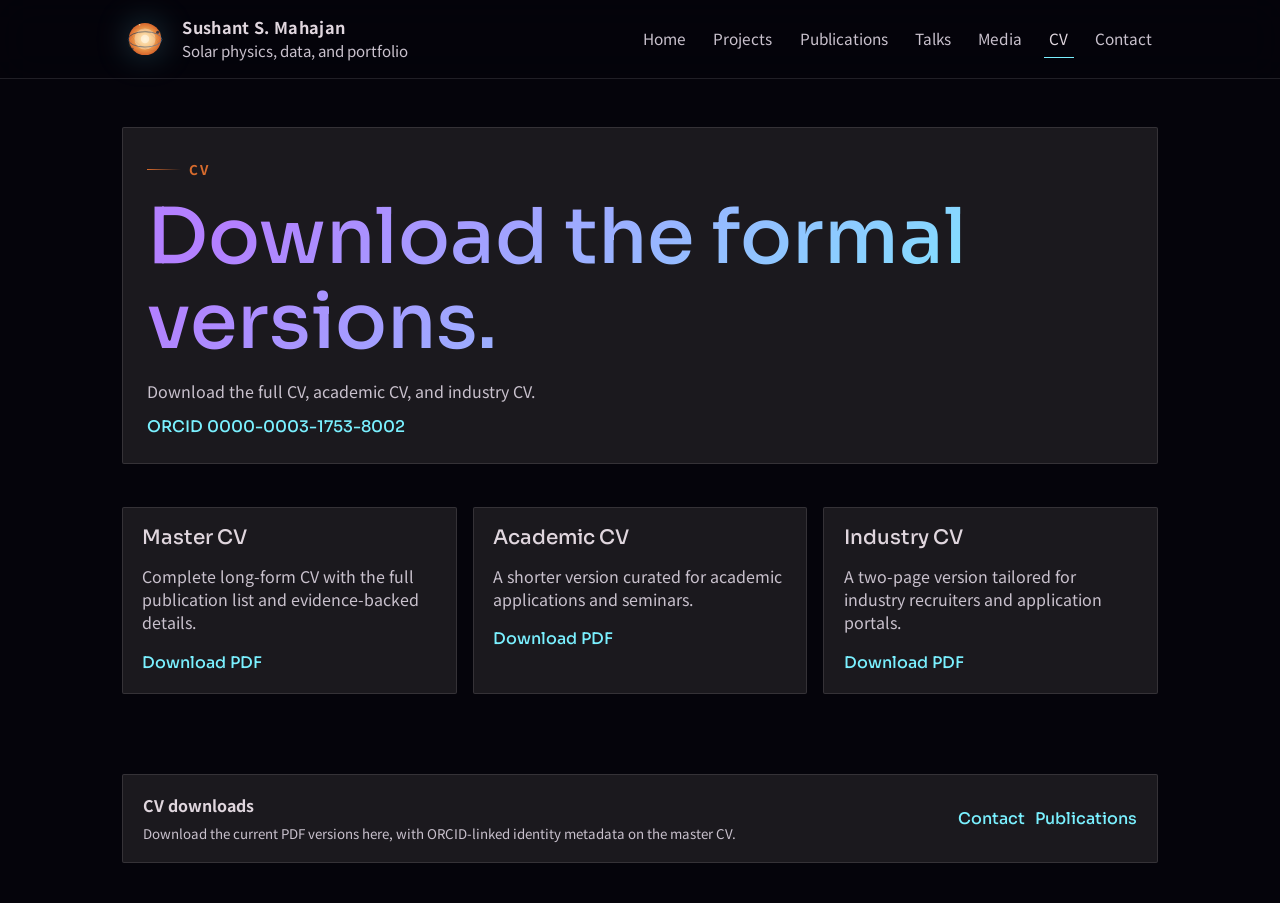
<file: cv.html>
<!doctype html>
<html lang="en">
<head>
  <meta charset="utf-8" />
  <meta name="viewport" content="width=device-width, initial-scale=1" />
  <title>CV downloads | Sushant S. Mahajan</title>
  <meta name="description" content="Download the master CV, academic CV, and industry CV for Sushant S. Mahajan." />
  <meta name="theme-color" content="#05040b" />
  <link rel="icon" href="assets/solar-mark.svg" type="image/svg+xml" />
  <link rel="stylesheet" href="assets/styles.css" />
  <script defer src="assets/site.js"></script>
</head>
<body class="gamma-home">
  <a class="skip-link" href="#main">Skip to content</a>
  <header class="site-header gamma-header">
    <div class="site-wrap site-header__inner">
      <a class="brand" href="index.html">
        <img class="brand__mark" src="assets/solar-mark.svg" alt="" />
        <span class="brand__text"><strong>Sushant S. Mahajan</strong><span>Solar physics, data, and portfolio</span></span>
      </a>
      <button class="nav-toggle" type="button" data-nav-toggle aria-expanded="false" aria-label="Toggle navigation">Menu</button>
      <nav class="site-nav" data-nav>
        <a href="index.html">Home</a>
        <a href="projects.html">Projects</a>
        <a href="publications.html">Publications</a>
        <a href="talks.html">Talks</a>
        <a href="media.html">Media</a>
        <a href="cv.html" aria-current="page">CV</a>
        <a href="contact.html">Contact</a>
      </nav>
    </div>
  </header>

  <main id="main">
    <section class="page-hero">
      <div class="site-wrap page-hero__panel" data-reveal>
        <div class="eyebrow">CV</div>
        <h1>Download the formal versions.</h1>
        <p>Download the full CV, academic CV, and industry CV.</p>
        <div class="link-row" style="margin-top:0.75rem">
          <a class="link" href="https://orcid.org/0000-0003-1753-8002" target="_blank" rel="noreferrer">ORCID 0000-0003-1753-8002</a>
        </div>
      </div>
    </section>

    <section class="section">
      <div class="site-wrap">
        <div class="grid grid--3">
          <article class="card" data-reveal>
            <h3>Master CV</h3>
            <p>Complete long-form CV with the full publication list and evidence-backed details.</p>
            <div class="link-row">
              <a class="link" href="files/master_cv.pdf">Download PDF</a>
            </div>
          </article>
          <article class="card" data-reveal>
            <h3>Academic CV</h3>
            <p>A shorter version curated for academic applications and seminars.</p>
            <div class="link-row">
              <a class="link" href="files/academic_cv_4page.pdf">Download PDF</a>
            </div>
          </article>
          <article class="card" data-reveal>
            <h3>Industry CV</h3>
            <p>A two-page version tailored for industry recruiters and application portals.</p>
            <div class="link-row">
              <a class="link" href="files/industry_resume_1page.pdf">Download PDF</a>
            </div>
          </article>
        </div>
      </div>
    </section>
  </main>

  <footer class="footer">
    <div class="site-wrap footer__panel">
      <div class="footer__inner">
        <div>
          <strong>CV downloads</strong>
          <small>Download the current PDF versions here, with ORCID-linked identity metadata on the master CV.</small>
        </div>
        <div class="link-row">
          <a class="link" href="contact.html">Contact</a>
          <a class="link" href="publications.html">Publications</a>
        </div>
      </div>
    </div>
  </footer>
</body>
</html>
</file>
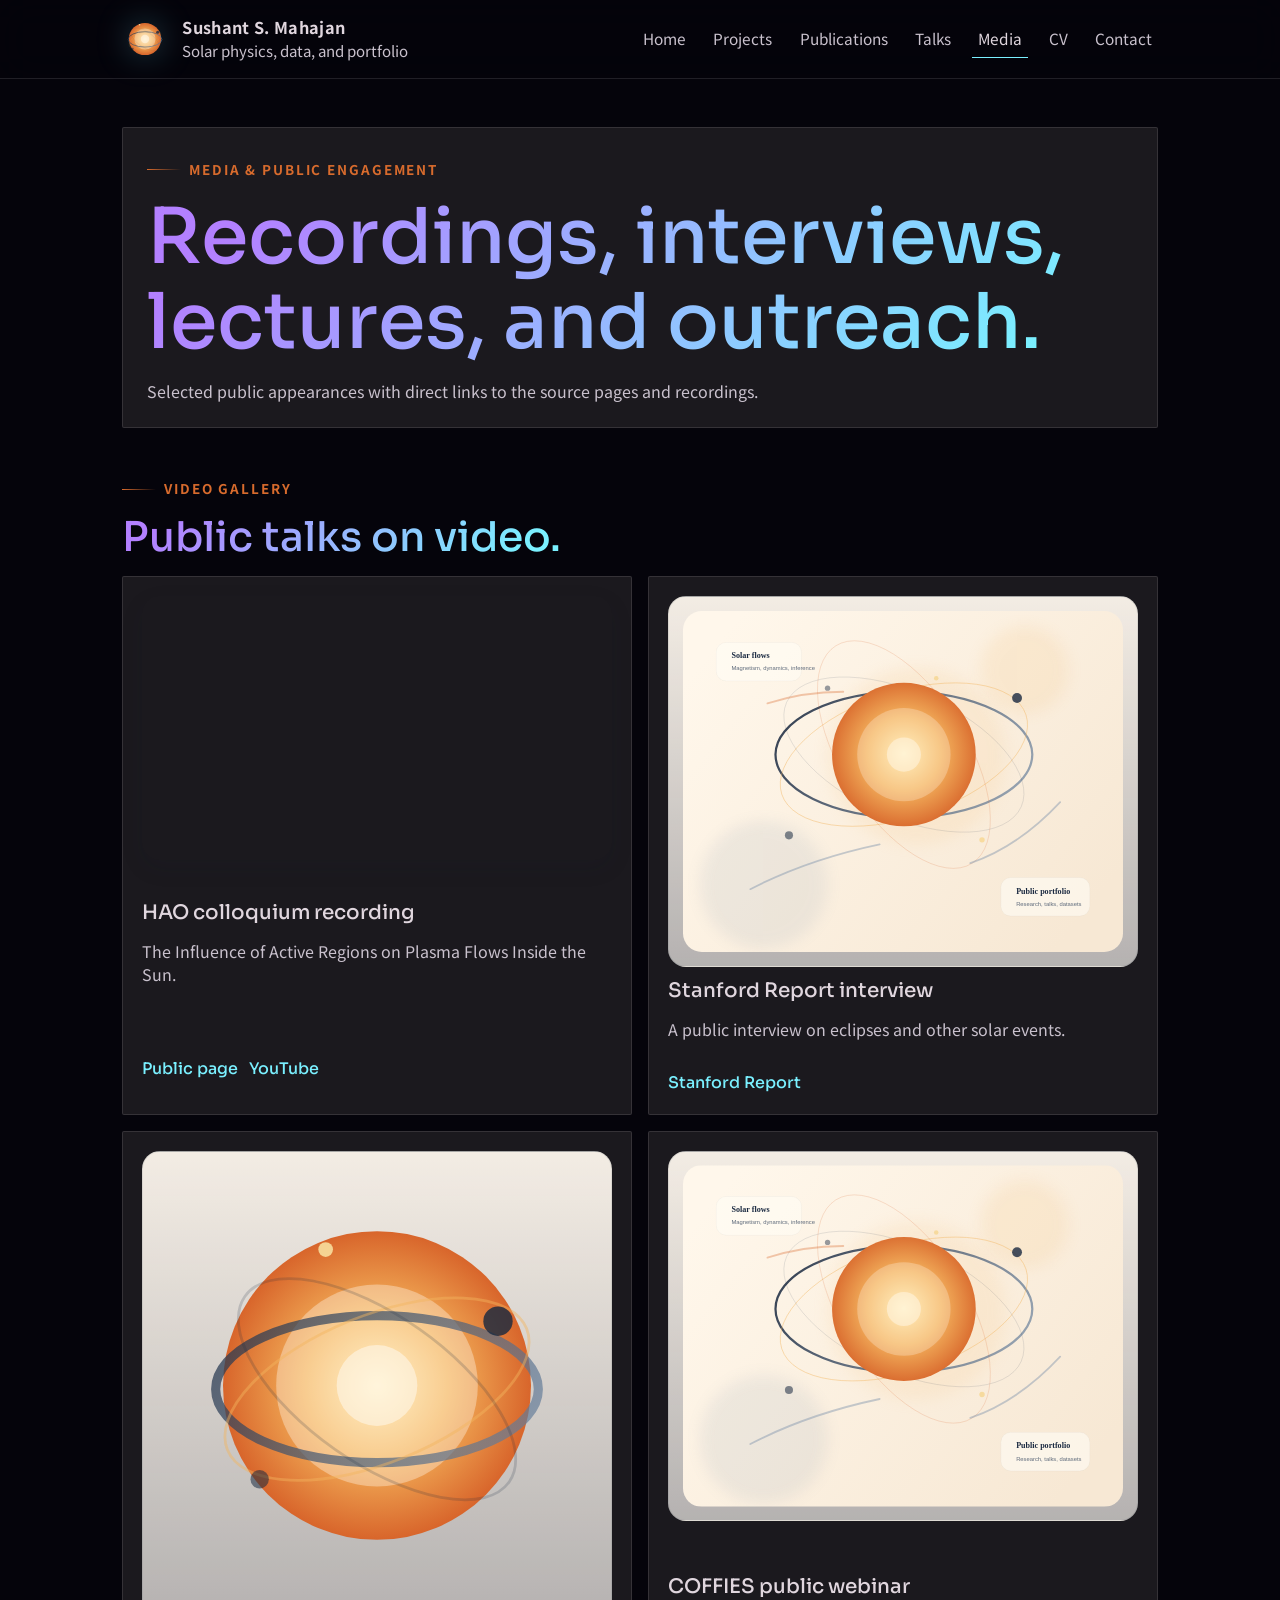
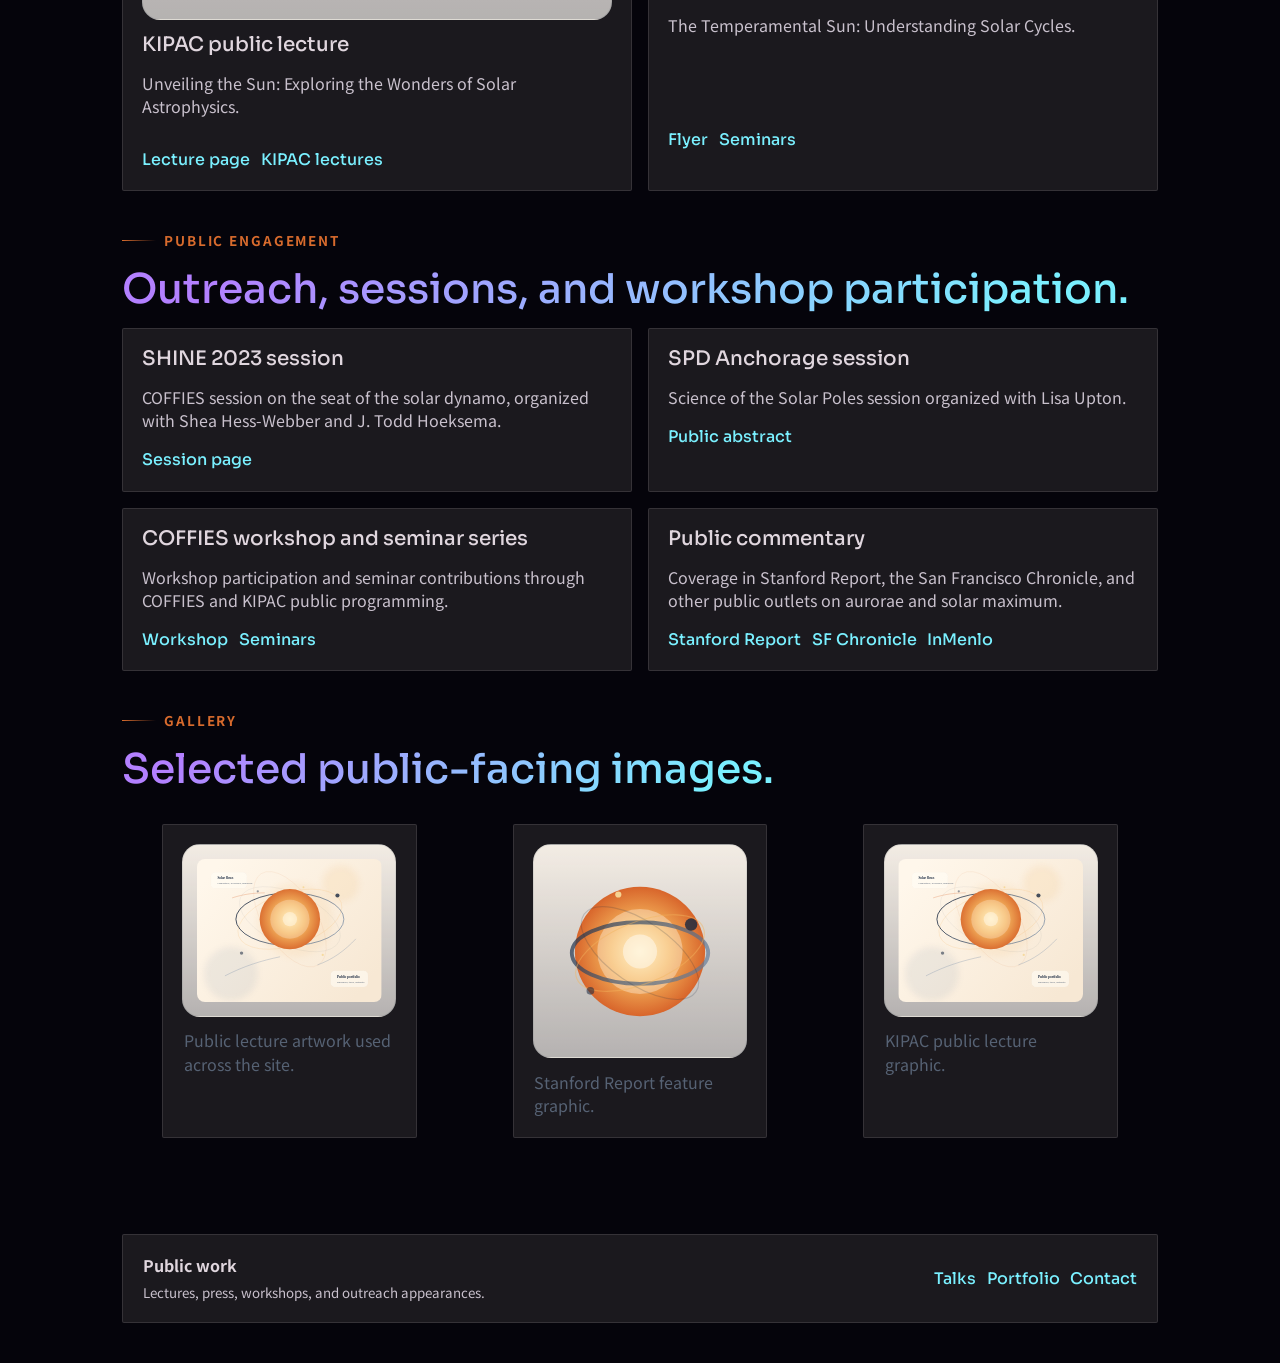
<file: media.html>
<!doctype html>
<html lang="en">
<head>
  <meta charset="utf-8" />
  <meta name="viewport" content="width=device-width, initial-scale=1" />
  <title>Media & Public Engagement | Sushant S. Mahajan</title>
  <meta name="description" content="Public lectures, recordings, outreach events, and media features featuring Sushant S. Mahajan." />
  <meta name="theme-color" content="#05040b" />
  <link rel="icon" href="assets/solar-mark.svg" type="image/svg+xml" />
  <link rel="stylesheet" href="assets/styles.css" />
  <script defer src="assets/site.js"></script>
</head>
<body class="gamma-home">
  <a class="skip-link" href="#main">Skip to content</a>
  <header class="site-header gamma-header">
    <div class="site-wrap site-header__inner">
      <a class="brand" href="index.html">
        <img class="brand__mark" src="assets/solar-mark.svg" alt="" />
        <span class="brand__text"><strong>Sushant S. Mahajan</strong><span>Solar physics, data, and portfolio</span></span>
      </a>
      <button class="nav-toggle" type="button" data-nav-toggle aria-expanded="false" aria-label="Toggle navigation">Menu</button>
      <nav class="site-nav" data-nav>
        <a href="index.html">Home</a>
        <a href="projects.html">Projects</a>
        <a href="publications.html">Publications</a>
        <a href="talks.html">Talks</a>
        <a href="media.html" aria-current="page">Media</a>
        <a href="cv.html">CV</a>
        <a href="contact.html">Contact</a>
      </nav>
    </div>
  </header>

  <main id="main">
    <section class="page-hero">
      <div class="site-wrap page-hero__panel" data-reveal>
        <div class="eyebrow">Media & public engagement</div>
        <h1>Recordings, interviews, lectures, and outreach.</h1>
        <p>Selected public appearances with direct links to the source pages and recordings.</p>
      </div>
    </section>

    <section class="section">
      <div class="site-wrap">
        <div class="section__intro" data-reveal>
          <div>
            <div class="eyebrow">Video gallery</div>
            <h2>Public talks on video.</h2>
          </div>
        </div>

        <div class="media-grid media-grid--2">
          <article class="card media-card" data-reveal>
            <iframe class="video-frame" src="https://www.youtube.com/embed/kRtQ1r0w78I" title="The Influence of Active Regions on Plasma Flows Inside the Sun" allowfullscreen loading="lazy"></iframe>
            <div>
              <h3>HAO colloquium recording</h3>
              <p>The Influence of Active Regions on Plasma Flows Inside the Sun.</p>
            </div>
            <div class="link-row">
              <a class="link" href="https://www2.hao.ucar.edu/influence-active-regions-plasma-flows-inside-sun" target="_blank" rel="noreferrer">Public page</a>
              <a class="link" href="https://youtu.be/kRtQ1r0w78I" target="_blank" rel="noreferrer">YouTube</a>
            </div>
          </article>

          <article class="card media-card" data-reveal>
            <img class="media-photo" src="assets/hero-art.svg" alt="Solar-themed artwork" />
            <div>
              <h3>Stanford Report interview</h3>
              <p>A public interview on eclipses and other solar events.</p>
            </div>
            <div class="link-row">
              <a class="link" href="https://news.stanford.edu/stories/2024/03/four-questions-sushant-mahajan-eclipse-solar-events" target="_blank" rel="noreferrer">Stanford Report</a>
            </div>
          </article>

          <article class="card media-card" data-reveal>
            <img class="media-photo" src="assets/solar-mark.svg" alt="Solar mark icon" />
            <div>
              <h3>KIPAC public lecture</h3>
              <p>Unveiling the Sun: Exploring the Wonders of Solar Astrophysics.</p>
            </div>
            <div class="link-row">
              <a class="link" href="https://kipac.stanford.edu/events/unveiling-sun-exploring-wonders-solar-astrophysics" target="_blank" rel="noreferrer">Lecture page</a>
              <a class="link" href="https://kipac.stanford.edu/taxonomy/term/1752" target="_blank" rel="noreferrer">KIPAC lectures</a>
            </div>
          </article>

          <article class="card media-card" data-reveal>
            <img class="media-photo" src="assets/hero-art.svg" alt="Solar-themed artwork" />
            <div>
              <h3>COFFIES public webinar</h3>
              <p>The Temperamental Sun: Understanding Solar Cycles.</p>
            </div>
            <div class="link-row">
              <a class="link" href="https://coffies.stanford.edu/assets/images/20241030-Flyer-Public-Webinar.pdf" target="_blank" rel="noreferrer">Flyer</a>
              <a class="link" href="https://coffies.stanford.edu/news-events/seminars" target="_blank" rel="noreferrer">Seminars</a>
            </div>
          </article>
        </div>
      </div>
    </section>

    <section class="section">
      <div class="site-wrap">
        <div class="section__intro" data-reveal>
          <div>
            <div class="eyebrow">Public engagement</div>
            <h2>Outreach, sessions, and workshop participation.</h2>
          </div>
        </div>

        <div class="grid grid--2">
          <article class="card" data-reveal>
            <h3>SHINE 2023 session</h3>
            <p>COFFIES session on the seat of the solar dynamo, organized with Shea Hess-Webber and J. Todd Hoeksema.</p>
            <div class="link-row">
              <a class="link" href="https://coffies.stanford.edu/news-events/events/2023-08-07-SHINE" target="_blank" rel="noreferrer">Session page</a>
            </div>
          </article>

          <article class="card" data-reveal>
            <h3>SPD Anchorage session</h3>
            <p>Science of the Solar Poles session organized with Lisa Upton.</p>
            <div class="link-row">
              <a class="link" href="https://baas.aas.org/pub/2025n4i309p04" target="_blank" rel="noreferrer">Public abstract</a>
            </div>
          </article>

          <article class="card" data-reveal>
            <h3>COFFIES workshop and seminar series</h3>
            <p>Workshop participation and seminar contributions through COFFIES and KIPAC public programming.</p>
            <div class="link-row">
              <a class="link" href="https://coffies.stanford.edu/news-events/events/2023-11-03-COFFIES-Theme-Workshop" target="_blank" rel="noreferrer">Workshop</a>
              <a class="link" href="https://coffies.stanford.edu/news-events/seminars" target="_blank" rel="noreferrer">Seminars</a>
            </div>
          </article>

          <article class="card" data-reveal>
            <h3>Public commentary</h3>
            <p>Coverage in Stanford Report, the San Francisco Chronicle, and other public outlets on aurorae and solar maximum.</p>
            <div class="link-row">
              <a class="link" href="https://news.stanford.edu/stories/2024/03/four-questions-sushant-mahajan-eclipse-solar-events" target="_blank" rel="noreferrer">Stanford Report</a>
              <a class="link" href="https://www.sfchronicle.com/weather/article/could-california-see-another-aurora-19455106.php" target="_blank" rel="noreferrer">SF Chronicle</a>
              <a class="link" href="https://inmenlo.com/2024/04/06/stanford-solar-astrophysicist-discusses-whats-so-special-about-the-upcoming-eclipse/" target="_blank" rel="noreferrer">InMenlo</a>
            </div>
          </article>
        </div>
      </div>
    </section>

    <section class="section">
      <div class="site-wrap">
        <div class="section__intro" data-reveal>
          <div>
            <div class="eyebrow">Gallery</div>
            <h2>Selected public-facing images.</h2>
          </div>
        </div>

        <div class="gallery-grid">
          <figure class="card gallery-card" data-reveal>
            <img class="media-photo" src="assets/hero-art.svg" alt="Solar-themed artwork" />
            <figcaption>Public lecture artwork used across the site.</figcaption>
          </figure>
          <figure class="card gallery-card" data-reveal>
            <img class="media-photo" src="assets/solar-mark.svg" alt="Solar mark icon" />
            <figcaption>Stanford Report feature graphic.</figcaption>
          </figure>
          <figure class="card gallery-card" data-reveal>
            <img class="media-photo" src="assets/hero-art.svg" alt="Solar-themed artwork" />
            <figcaption>KIPAC public lecture graphic.</figcaption>
          </figure>
        </div>
      </div>
    </section>
  </main>

  <footer class="footer">
    <div class="site-wrap footer__panel">
      <div class="footer__inner">
        <div>
          <strong>Public work</strong>
          <small>Lectures, press, workshops, and outreach appearances.</small>
        </div>
        <div class="link-row">
          <a class="link" href="talks.html">Talks</a>
          <a class="link" href="portfolio.html">Portfolio</a>
          <a class="link" href="contact.html">Contact</a>
        </div>
      </div>
    </div>
  </footer>
</body>
</html>
</file>
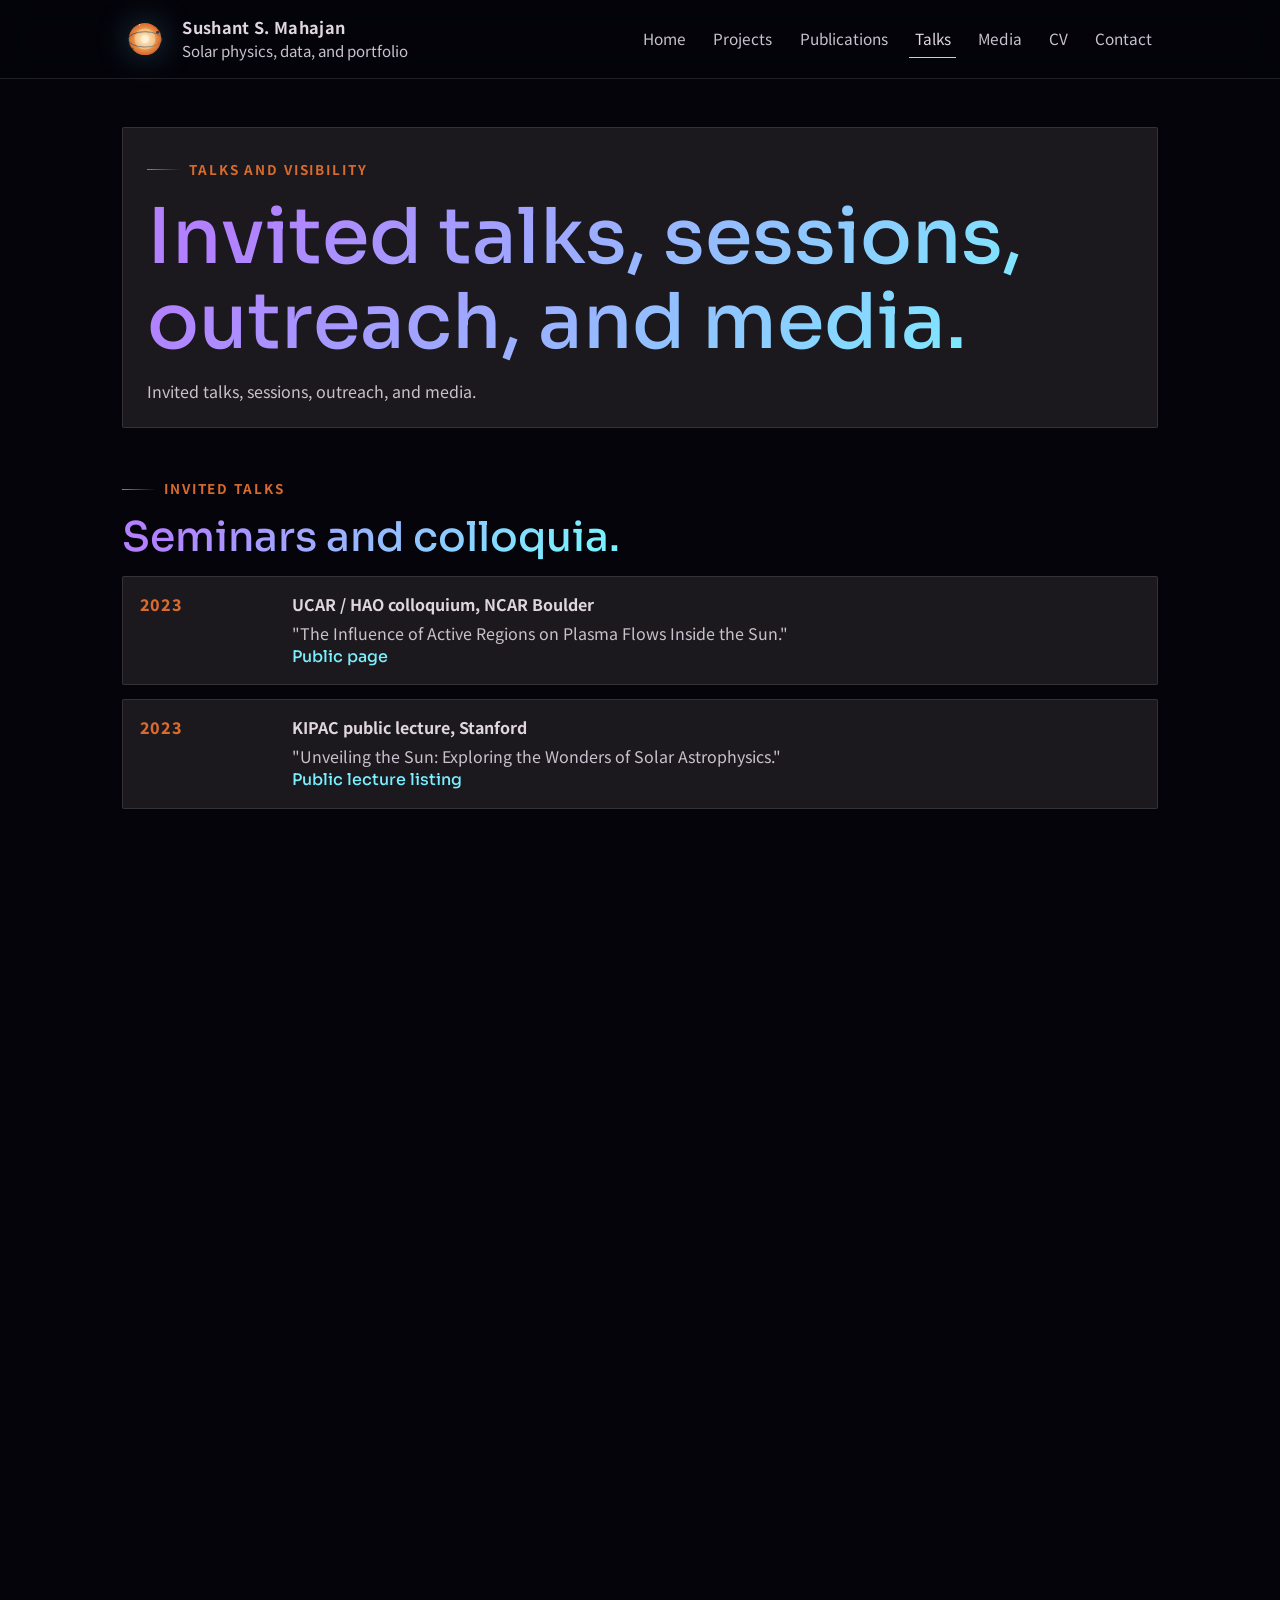
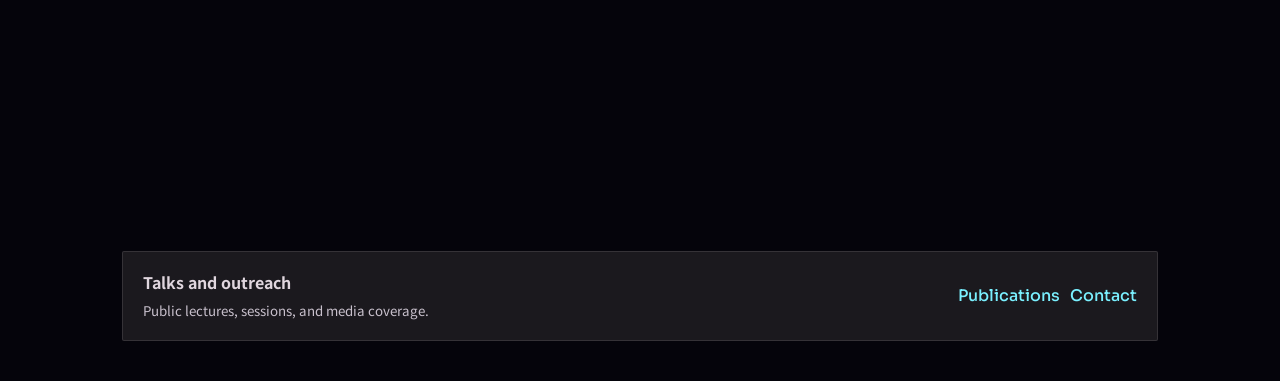
<file: outreach.html>
<!doctype html>
<html lang="en">
<head>
  <meta charset="utf-8" />
  <meta name="viewport" content="width=device-width, initial-scale=1" />
  <meta http-equiv="refresh" content="0; url=talks.html" />
  <title>Outreach | Sushant S. Mahajan</title>
  <link rel="stylesheet" href="assets/styles.css" />
</head>
<body>
  <main class="site-wrap" style="padding:4rem 0">
    <div class="card">
      <h1 style="font-size:2.2rem">Outreach has moved.</h1>
      <p>The old Outreach page now lives on the talks and outreach page.</p>
      <p><a class="link" href="talks.html">Go to talks and outreach</a></p>
    </div>
  </main>
</body>
</html>
</file>
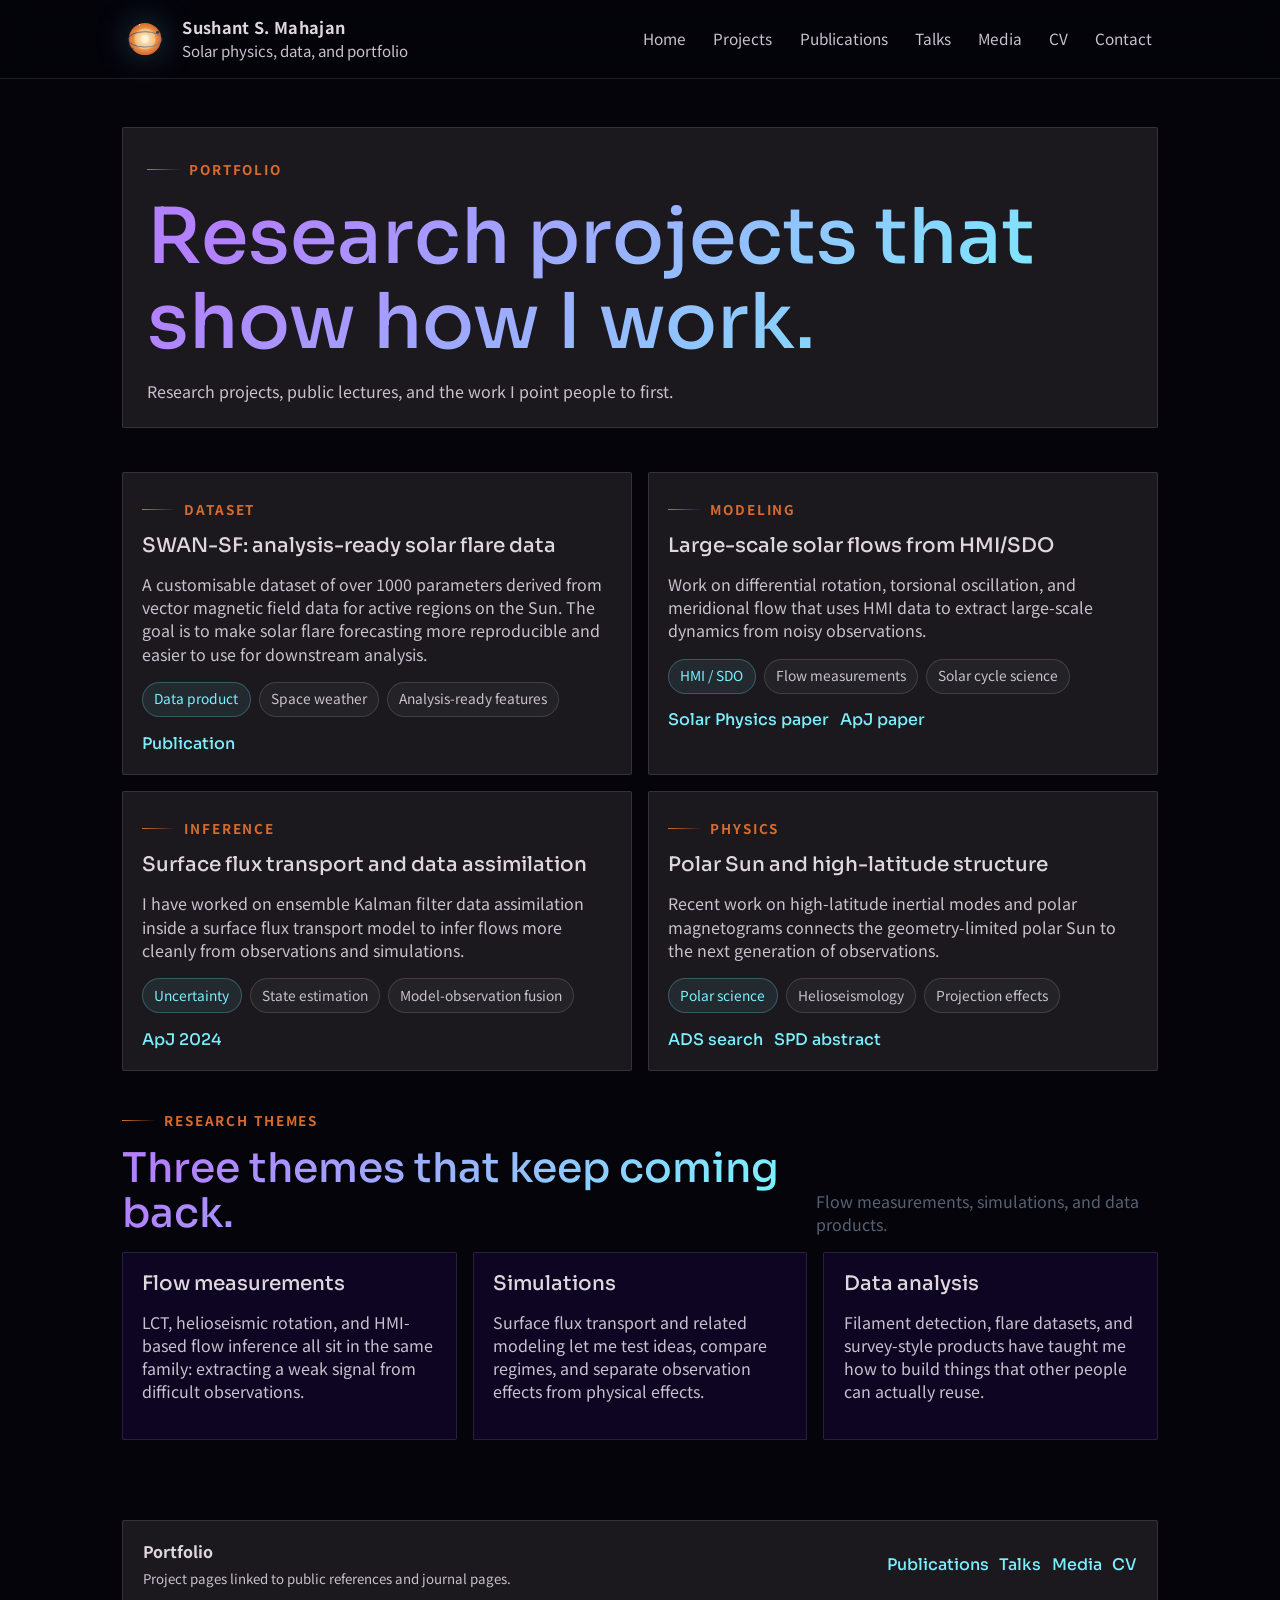
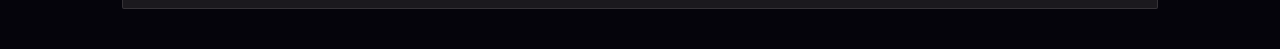
<file: portfolio.html>
<!doctype html>
<html lang="en">
<head>
  <meta charset="utf-8" />
  <meta name="viewport" content="width=device-width, initial-scale=1" />
  <title>Portfolio | Sushant S. Mahajan</title>
  <meta name="description" content="Research portfolio for Sushant S. Mahajan: solar flows, datasets, simulation, and analysis projects." />
  <meta name="theme-color" content="#05040b" />
  <link rel="icon" href="assets/solar-mark.svg" type="image/svg+xml" />
  <link rel="stylesheet" href="assets/styles.css" />
  <script defer src="assets/site.js"></script>
</head>
<body class="gamma-home">
  <a class="skip-link" href="#main">Skip to content</a>
  <header class="site-header gamma-header">
    <div class="site-wrap site-header__inner">
      <a class="brand" href="index.html">
        <img class="brand__mark" src="assets/solar-mark.svg" alt="" />
        <span class="brand__text"><strong>Sushant S. Mahajan</strong><span>Solar physics, data, and portfolio</span></span>
      </a>
      <button class="nav-toggle" type="button" data-nav-toggle aria-expanded="false" aria-label="Toggle navigation">Menu</button>
      <nav class="site-nav" data-nav>
        <a href="index.html">Home</a>
        <a href="projects.html">Projects</a>
        <a href="publications.html">Publications</a>
        <a href="talks.html">Talks</a>
        <a href="media.html">Media</a>
        <a href="cv.html">CV</a>
        <a href="contact.html">Contact</a>
      </nav>
    </div>
  </header>

  <main id="main">
    <section class="page-hero">
      <div class="site-wrap page-hero__panel" data-reveal>
        <div class="eyebrow">Portfolio</div>
        <h1>Research projects that show how I work.</h1>
        <p>Research projects, public lectures, and the work I point people to first.</p>
      </div>
    </section>

    <section class="section">
      <div class="site-wrap">
        <div class="grid grid--2">
          <article class="card" data-reveal>
            <div class="eyebrow">Dataset</div>
            <h3>SWAN-SF: analysis-ready solar flare data</h3>
            <p>
              A customisable dataset of over 1000 parameters derived from vector magnetic field data for active
              regions on the Sun. The goal is to make solar flare forecasting more reproducible and easier to use
              for downstream analysis.
            </p>
            <div class="card__meta">
              <span class="chip chip--accent">Data product</span>
              <span class="chip">Space weather</span>
              <span class="chip">Analysis-ready features</span>
            </div>
            <div class="link-row" style="margin-top:0.9rem">
              <a class="link" href="https://www.nature.com/articles/s41597-020-0548-x" target="_blank" rel="noreferrer">Publication</a>
            </div>
          </article>

          <article class="card" data-reveal>
            <div class="eyebrow">Modeling</div>
            <h3>Large-scale solar flows from HMI/SDO</h3>
            <p>
              Work on differential rotation, torsional oscillation, and meridional flow that uses HMI data to
              extract large-scale dynamics from noisy observations.
            </p>
            <div class="card__meta">
              <span class="chip chip--accent">HMI / SDO</span>
              <span class="chip">Flow measurements</span>
              <span class="chip">Solar cycle science</span>
            </div>
            <div class="link-row" style="margin-top:0.9rem">
              <a class="link" href="https://doi.org/10.1007/s11207-024-02282-2" target="_blank" rel="noreferrer">Solar Physics paper</a>
              <a class="link" href="https://doi.org/10.3847/1538-4357/ac0a80" target="_blank" rel="noreferrer">ApJ paper</a>
            </div>
          </article>

          <article class="card" data-reveal>
            <div class="eyebrow">Inference</div>
            <h3>Surface flux transport and data assimilation</h3>
            <p>
              I have worked on ensemble Kalman filter data assimilation inside a surface flux transport model to
              infer flows more cleanly from observations and simulations.
            </p>
            <div class="card__meta">
              <span class="chip chip--accent">Uncertainty</span>
              <span class="chip">State estimation</span>
              <span class="chip">Model-observation fusion</span>
            </div>
            <div class="link-row" style="margin-top:0.9rem">
              <a class="link" href="https://doi.org/10.3847/1538-4357/ad7eac" target="_blank" rel="noreferrer">ApJ 2024</a>
            </div>
          </article>

          <article class="card" data-reveal>
            <div class="eyebrow">Physics</div>
            <h3>Polar Sun and high-latitude structure</h3>
            <p>
              Recent work on high-latitude inertial modes and polar magnetograms connects the geometry-limited
              polar Sun to the next generation of observations.
            </p>
            <div class="card__meta">
              <span class="chip chip--accent">Polar science</span>
              <span class="chip">Helioseismology</span>
              <span class="chip">Projection effects</span>
            </div>
            <div class="link-row" style="margin-top:0.9rem">
              <a class="link" href="https://ui.adsabs.harvard.edu/search/q=title%3A%22Characterizing%20the%20Observational%20Properties%20of%20the%20Sun%27s%20High-latitude%20m%20%3D%201%20Inertial%20Mode%22&sort=date%20desc%2C%20bibcode%20desc&p_=0" target="_blank" rel="noreferrer">ADS search</a>
              <a class="link" href="https://baas.aas.org/pub/2025n4i309p04" target="_blank" rel="noreferrer">SPD abstract</a>
            </div>
          </article>
        </div>
      </div>
    </section>

    <section class="section">
      <div class="site-wrap">
        <div class="section__intro" data-reveal>
          <div>
            <div class="eyebrow">Research themes</div>
            <h2>Three themes that keep coming back.</h2>
          </div>
          <p>Flow measurements, simulations, and data products.</p>
        </div>

        <div class="grid grid--3">
          <article class="card card--soft" data-reveal>
            <h3>Flow measurements</h3>
            <p>
              LCT, helioseismic rotation, and HMI-based flow inference all sit in the same family: extracting a
              weak signal from difficult observations.
            </p>
          </article>
          <article class="card card--soft" data-reveal>
            <h3>Simulations</h3>
            <p>
              Surface flux transport and related modeling let me test ideas, compare regimes, and separate
              observation effects from physical effects.
            </p>
          </article>
          <article class="card card--soft" data-reveal>
            <h3>Data analysis</h3>
            <p>
              Filament detection, flare datasets, and survey-style products have taught me how to build things that
              other people can actually reuse.
            </p>
          </article>
        </div>
      </div>
    </section>
  </main>

  <footer class="footer">
    <div class="site-wrap footer__panel">
      <div class="footer__inner">
        <div>
          <strong>Portfolio</strong>
          <small>Project pages linked to public references and journal pages.</small>
        </div>
        <div class="link-row">
          <a class="link" href="publications.html">Publications</a>
          <a class="link" href="talks.html">Talks</a>
          <a class="link" href="media.html">Media</a>
          <a class="link" href="cv.html">CV</a>
        </div>
      </div>
    </div>
  </footer>
</body>
</html>
</file>
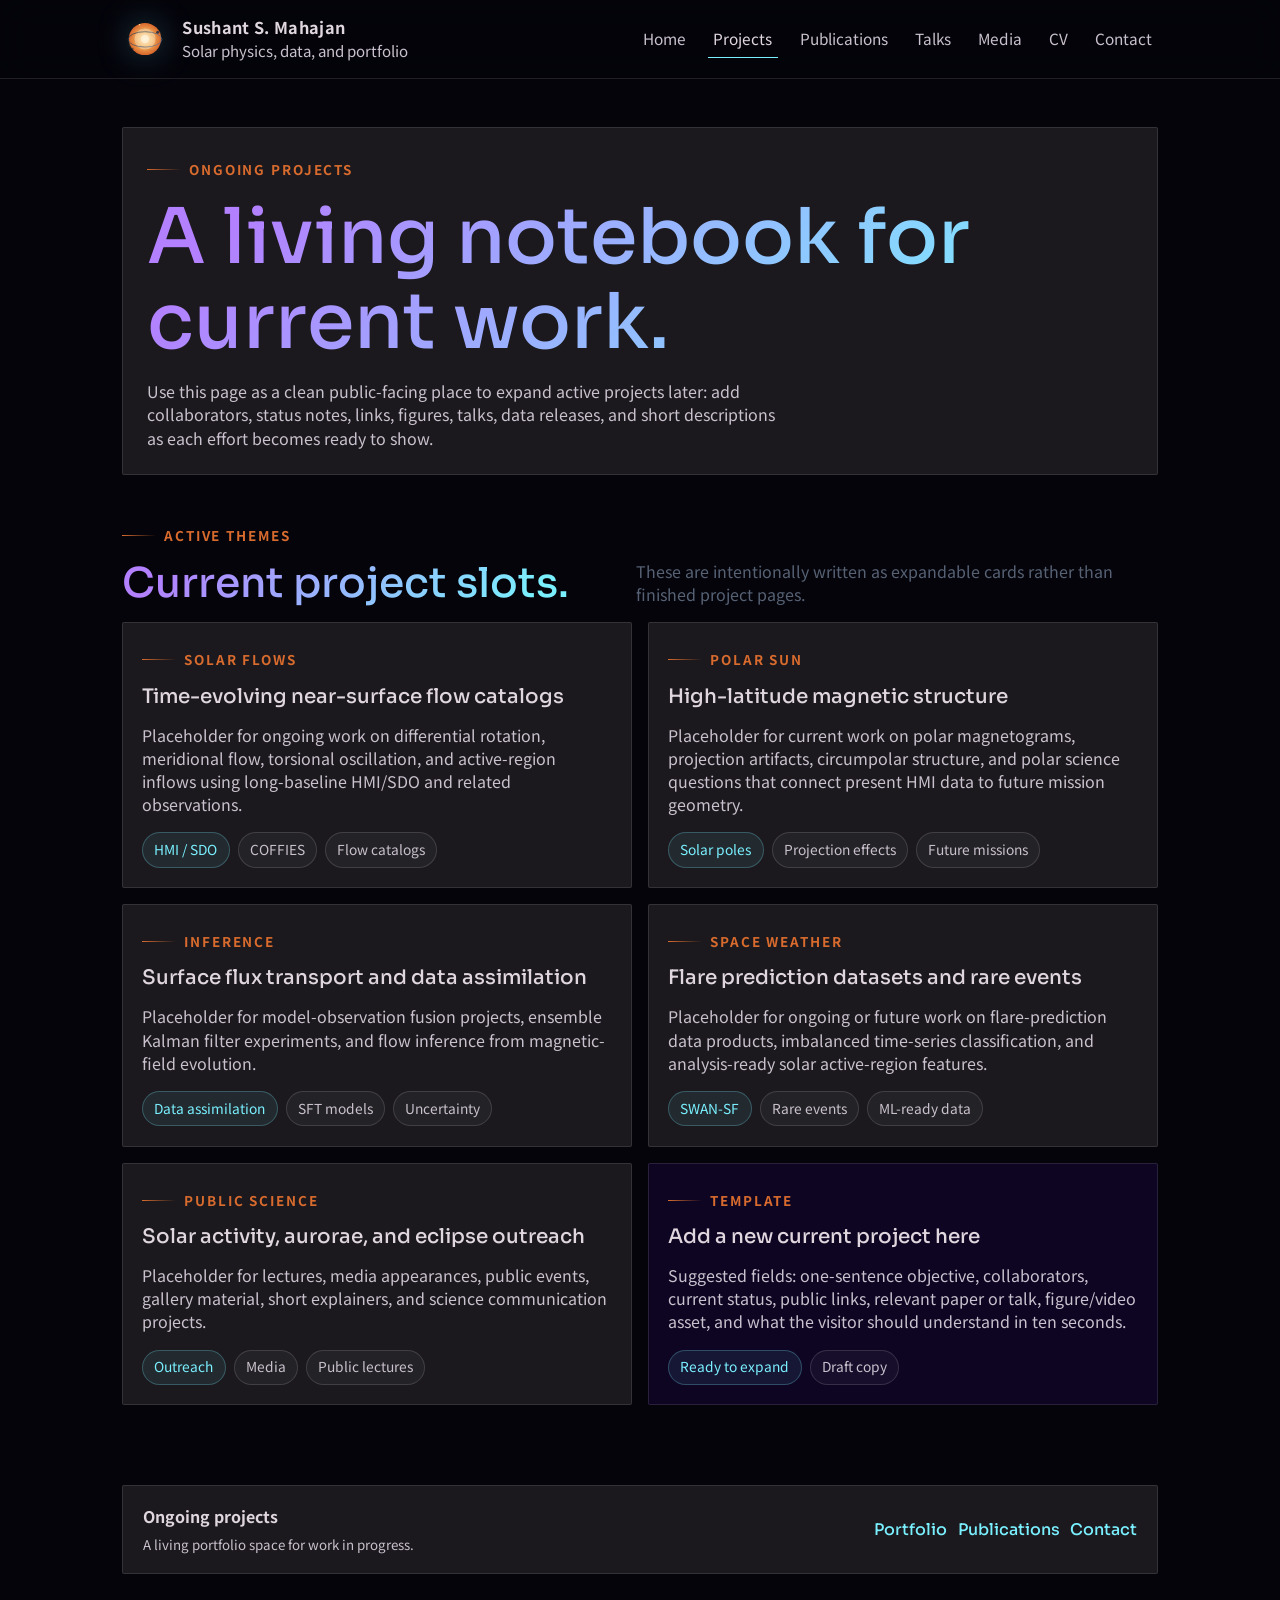
<file: projects.html>
<!doctype html>
<html lang="en">
<head>
  <meta charset="utf-8" />
  <meta name="viewport" content="width=device-width, initial-scale=1" />
  <title>Ongoing Projects | Sushant S. Mahajan</title>
  <meta name="description" content="A living project notebook for Sushant S. Mahajan's current solar physics, data, outreach, and collaboration projects." />
  <meta name="theme-color" content="#05040b" />
  <link rel="icon" href="assets/solar-mark.svg" type="image/svg+xml" />
  <link rel="stylesheet" href="assets/styles.css" />
  <script defer src="assets/site.js"></script>
</head>
<body class="gamma-home">
  <a class="skip-link" href="#main">Skip to content</a>
  <header class="site-header gamma-header">
    <div class="site-wrap site-header__inner">
      <a class="brand" href="index.html">
        <img class="brand__mark" src="assets/solar-mark.svg" alt="" />
        <span class="brand__text"><strong>Sushant S. Mahajan</strong><span>Solar physics, data, and portfolio</span></span>
      </a>
      <button class="nav-toggle" type="button" data-nav-toggle aria-expanded="false" aria-label="Toggle navigation">Menu</button>
      <nav class="site-nav" data-nav>
        <a href="index.html">Home</a>
        <a href="projects.html" aria-current="page">Projects</a>
        <a href="publications.html">Publications</a>
        <a href="talks.html">Talks</a>
        <a href="media.html">Media</a>
        <a href="cv.html">CV</a>
        <a href="contact.html">Contact</a>
      </nav>
    </div>
  </header>

  <main id="main">
    <section class="page-hero">
      <div class="site-wrap page-hero__panel" data-reveal>
        <div class="eyebrow">Ongoing projects</div>
        <h1>A living notebook for current work.</h1>
        <p>Use this page as a clean public-facing place to expand active projects later: add collaborators, status notes, links, figures, talks, data releases, and short descriptions as each effort becomes ready to show.</p>
      </div>
    </section>

    <section class="section">
      <div class="site-wrap">
        <div class="section__intro" data-reveal>
          <div>
            <div class="eyebrow">Active themes</div>
            <h2>Current project slots.</h2>
          </div>
          <p>These are intentionally written as expandable cards rather than finished project pages.</p>
        </div>

        <div class="grid grid--2">
          <article class="card" data-reveal>
            <div class="eyebrow">Solar flows</div>
            <h3>Time-evolving near-surface flow catalogs</h3>
            <p>Placeholder for ongoing work on differential rotation, meridional flow, torsional oscillation, and active-region inflows using long-baseline HMI/SDO and related observations.</p>
            <div class="card__meta">
              <span class="chip chip--accent">HMI / SDO</span>
              <span class="chip">COFFIES</span>
              <span class="chip">Flow catalogs</span>
            </div>
          </article>

          <article class="card" data-reveal>
            <div class="eyebrow">Polar Sun</div>
            <h3>High-latitude magnetic structure</h3>
            <p>Placeholder for current work on polar magnetograms, projection artifacts, circumpolar structure, and polar science questions that connect present HMI data to future mission geometry.</p>
            <div class="card__meta">
              <span class="chip chip--accent">Solar poles</span>
              <span class="chip">Projection effects</span>
              <span class="chip">Future missions</span>
            </div>
          </article>

          <article class="card" data-reveal>
            <div class="eyebrow">Inference</div>
            <h3>Surface flux transport and data assimilation</h3>
            <p>Placeholder for model-observation fusion projects, ensemble Kalman filter experiments, and flow inference from magnetic-field evolution.</p>
            <div class="card__meta">
              <span class="chip chip--accent">Data assimilation</span>
              <span class="chip">SFT models</span>
              <span class="chip">Uncertainty</span>
            </div>
          </article>

          <article class="card" data-reveal>
            <div class="eyebrow">Space weather</div>
            <h3>Flare prediction datasets and rare events</h3>
            <p>Placeholder for ongoing or future work on flare-prediction data products, imbalanced time-series classification, and analysis-ready solar active-region features.</p>
            <div class="card__meta">
              <span class="chip chip--accent">SWAN-SF</span>
              <span class="chip">Rare events</span>
              <span class="chip">ML-ready data</span>
            </div>
          </article>

          <article class="card" data-reveal>
            <div class="eyebrow">Public science</div>
            <h3>Solar activity, aurorae, and eclipse outreach</h3>
            <p>Placeholder for lectures, media appearances, public events, gallery material, short explainers, and science communication projects.</p>
            <div class="card__meta">
              <span class="chip chip--accent">Outreach</span>
              <span class="chip">Media</span>
              <span class="chip">Public lectures</span>
            </div>
          </article>

          <article class="card card--soft" data-reveal>
            <div class="eyebrow">Template</div>
            <h3>Add a new current project here</h3>
            <p>Suggested fields: one-sentence objective, collaborators, current status, public links, relevant paper or talk, figure/video asset, and what the visitor should understand in ten seconds.</p>
            <div class="card__meta">
              <span class="chip chip--accent">Ready to expand</span>
              <span class="chip">Draft copy</span>
            </div>
          </article>
        </div>
      </div>
    </section>
  </main>

  <footer class="footer">
    <div class="site-wrap footer__panel">
      <div class="footer__inner">
        <div>
          <strong>Ongoing projects</strong>
          <small>A living portfolio space for work in progress.</small>
        </div>
        <div class="link-row">
          <a class="link" href="portfolio.html">Portfolio</a>
          <a class="link" href="publications.html">Publications</a>
          <a class="link" href="contact.html">Contact</a>
        </div>
      </div>
    </div>
  </footer>
</body>
</html>
</file>
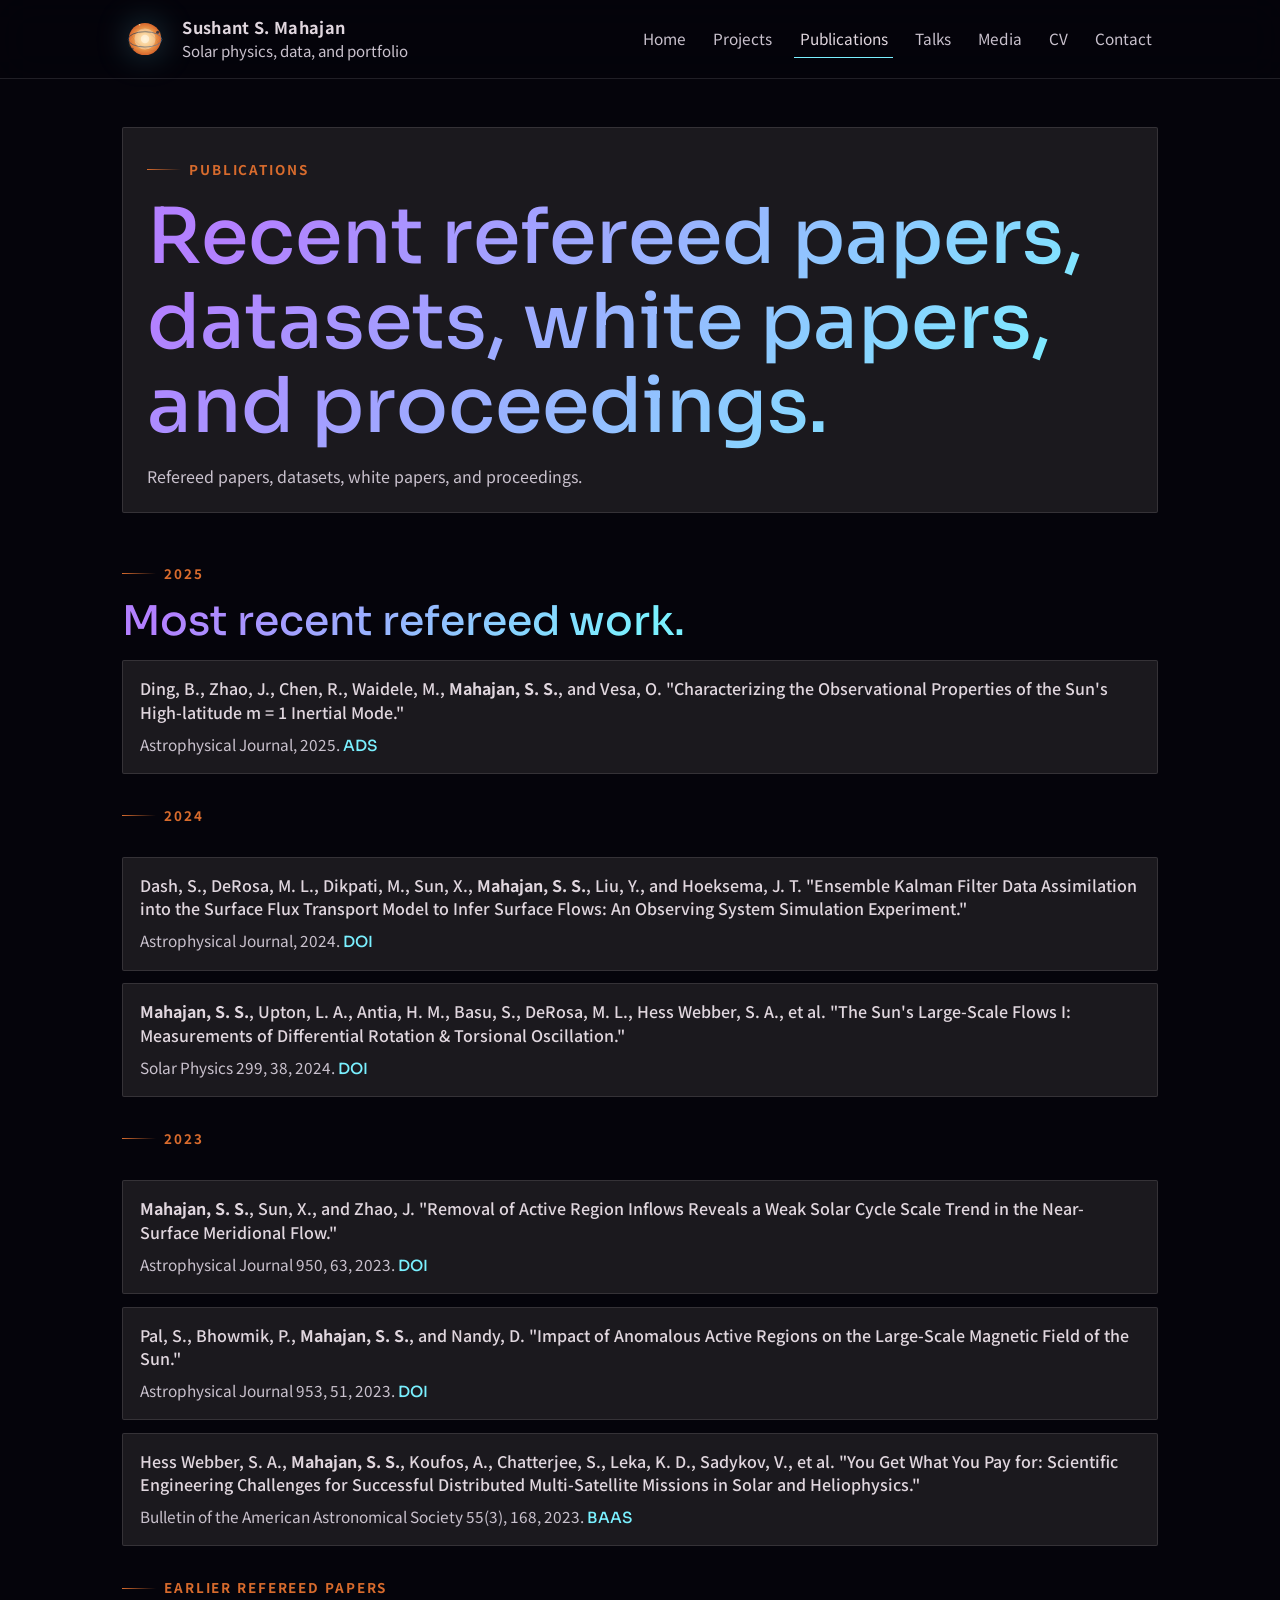
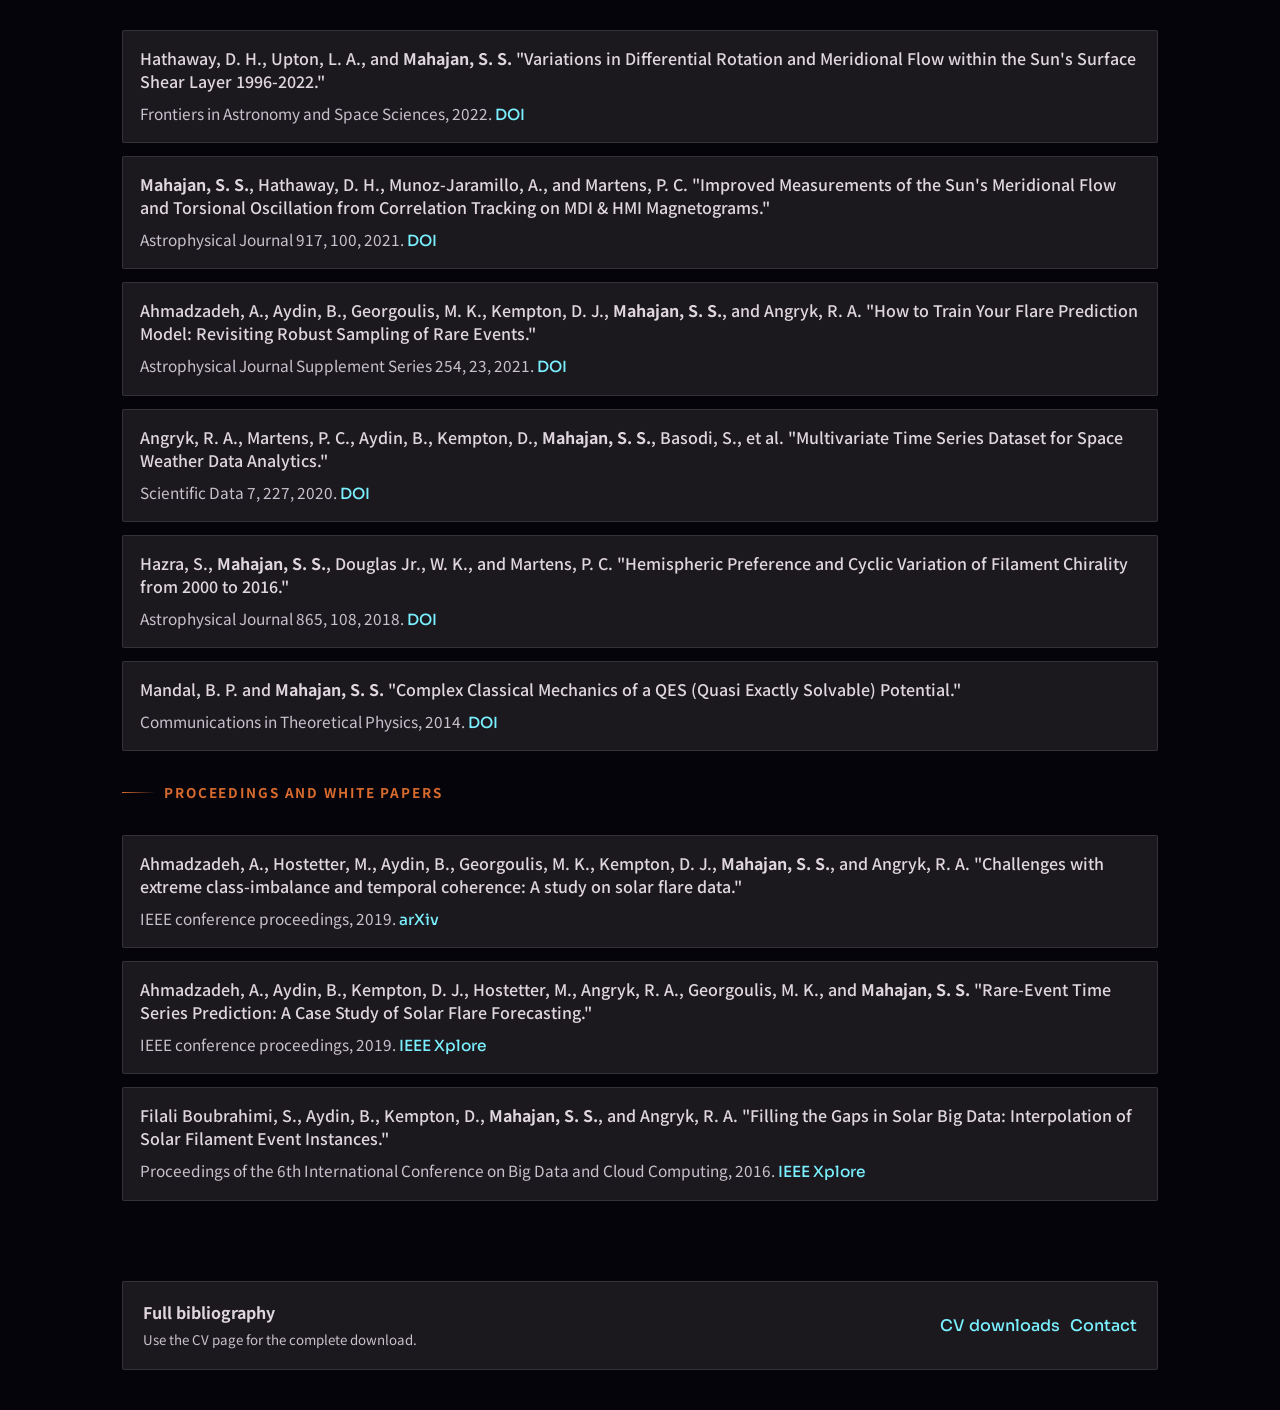
<file: publications.html>
<!doctype html>
<html lang="en">
<head>
  <meta charset="utf-8" />
  <meta name="viewport" content="width=device-width, initial-scale=1" />
  <title>Publications | Sushant S. Mahajan</title>
  <meta name="description" content="Selected publications, datasets, white papers, and proceedings by Sushant S. Mahajan." />
  <meta name="theme-color" content="#05040b" />
  <link rel="icon" href="assets/solar-mark.svg" type="image/svg+xml" />
  <link rel="stylesheet" href="assets/styles.css" />
  <script defer src="assets/site.js"></script>
</head>
<body class="gamma-home">
  <a class="skip-link" href="#main">Skip to content</a>
  <header class="site-header gamma-header">
    <div class="site-wrap site-header__inner">
      <a class="brand" href="index.html">
        <img class="brand__mark" src="assets/solar-mark.svg" alt="" />
        <span class="brand__text"><strong>Sushant S. Mahajan</strong><span>Solar physics, data, and portfolio</span></span>
      </a>
      <button class="nav-toggle" type="button" data-nav-toggle aria-expanded="false" aria-label="Toggle navigation">Menu</button>
      <nav class="site-nav" data-nav>
        <a href="index.html">Home</a>
        <a href="projects.html">Projects</a>
        <a href="publications.html" aria-current="page">Publications</a>
        <a href="talks.html">Talks</a>
        <a href="media.html">Media</a>
        <a href="cv.html">CV</a>
        <a href="contact.html">Contact</a>
      </nav>
    </div>
  </header>

  <main id="main">
    <section class="page-hero">
      <div class="site-wrap page-hero__panel" data-reveal>
        <div class="eyebrow">Publications</div>
        <h1>Recent refereed papers, datasets, white papers, and proceedings.</h1>
        <p>Refereed papers, datasets, white papers, and proceedings.</p>
      </div>
    </section>

    <section class="section">
      <div class="site-wrap">
        <div class="section__intro" data-reveal>
          <div>
            <div class="eyebrow">2025</div>
            <h2>Most recent refereed work.</h2>
          </div>
        </div>
        <div class="list">
          <div class="pub-item" data-reveal>
            <span class="pub-item__title">Ding, B., Zhao, J., Chen, R., Waidele, M., <strong>Mahajan, S. S.</strong>, and Vesa, O. "Characterizing the Observational Properties of the Sun's High-latitude m = 1 Inertial Mode."</span>
            <div class="pub-item__meta">Astrophysical Journal, 2025. <a class="link" href="https://ui.adsabs.harvard.edu/search/q=title%3A%22Characterizing%20the%20Observational%20Properties%20of%20the%20Sun%27s%20High-latitude%20m%20%3D%201%20Inertial%20Mode%22&sort=date%20desc%2C%20bibcode%20desc&p_=0" target="_blank" rel="noreferrer">ADS</a></div>
          </div>
        </div>
      </div>
    </section>

    <section class="section">
      <div class="site-wrap">
        <div class="section__intro" data-reveal>
          <div class="eyebrow">2024</div>
        </div>
        <div class="list">
          <div class="pub-item" data-reveal>
            <span class="pub-item__title">Dash, S., DeRosa, M. L., Dikpati, M., Sun, X., <strong>Mahajan, S. S.</strong>, Liu, Y., and Hoeksema, J. T. "Ensemble Kalman Filter Data Assimilation into the Surface Flux Transport Model to Infer Surface Flows: An Observing System Simulation Experiment."</span>
            <div class="pub-item__meta">Astrophysical Journal, 2024. <a class="link" href="https://doi.org/10.3847/1538-4357/ad7eac" target="_blank" rel="noreferrer">DOI</a></div>
          </div>
          <div class="pub-item" data-reveal>
            <span class="pub-item__title"><strong>Mahajan, S. S.</strong>, Upton, L. A., Antia, H. M., Basu, S., DeRosa, M. L., Hess Webber, S. A., et al. "The Sun's Large-Scale Flows I: Measurements of Differential Rotation &amp; Torsional Oscillation."</span>
            <div class="pub-item__meta">Solar Physics 299, 38, 2024. <a class="link" href="https://doi.org/10.1007/s11207-024-02282-2" target="_blank" rel="noreferrer">DOI</a></div>
          </div>
        </div>
      </div>
    </section>

    <section class="section">
      <div class="site-wrap">
        <div class="section__intro" data-reveal>
          <div class="eyebrow">2023</div>
        </div>
        <div class="list">
          <div class="pub-item" data-reveal>
            <span class="pub-item__title"><strong>Mahajan, S. S.</strong>, Sun, X., and Zhao, J. "Removal of Active Region Inflows Reveals a Weak Solar Cycle Scale Trend in the Near-Surface Meridional Flow."</span>
            <div class="pub-item__meta">Astrophysical Journal 950, 63, 2023. <a class="link" href="https://doi.org/10.3847/1538-4357/acc839" target="_blank" rel="noreferrer">DOI</a></div>
          </div>
          <div class="pub-item" data-reveal>
            <span class="pub-item__title">Pal, S., Bhowmik, P., <strong>Mahajan, S. S.</strong>, and Nandy, D. "Impact of Anomalous Active Regions on the Large-Scale Magnetic Field of the Sun."</span>
            <div class="pub-item__meta">Astrophysical Journal 953, 51, 2023. <a class="link" href="https://doi.org/10.3847/1538-4357/acd77e" target="_blank" rel="noreferrer">DOI</a></div>
          </div>
          <div class="pub-item" data-reveal>
            <span class="pub-item__title">Hess Webber, S. A., <strong>Mahajan, S. S.</strong>, Koufos, A., Chatterjee, S., Leka, K. D., Sadykov, V., et al. "You Get What You Pay for: Scientific Engineering Challenges for Successful Distributed Multi-Satellite Missions in Solar and Heliophysics."</span>
            <div class="pub-item__meta">Bulletin of the American Astronomical Society 55(3), 168, 2023. <a class="link" href="https://baas.aas.org/pub/2023n3i168" target="_blank" rel="noreferrer">BAAS</a></div>
          </div>
        </div>
      </div>
    </section>

    <section class="section">
      <div class="site-wrap">
        <div class="section__intro" data-reveal>
          <div class="eyebrow">Earlier refereed papers</div>
        </div>
        <div class="list">
          <div class="pub-item" data-reveal>
            <span class="pub-item__title">Hathaway, D. H., Upton, L. A., and <strong>Mahajan, S. S.</strong> "Variations in Differential Rotation and Meridional Flow within the Sun's Surface Shear Layer 1996-2022."</span>
            <div class="pub-item__meta">Frontiers in Astronomy and Space Sciences, 2022. <a class="link" href="https://doi.org/10.3389/fspas.2022.1007290" target="_blank" rel="noreferrer">DOI</a></div>
          </div>
          <div class="pub-item" data-reveal>
            <span class="pub-item__title"><strong>Mahajan, S. S.</strong>, Hathaway, D. H., Munoz-Jaramillo, A., and Martens, P. C. "Improved Measurements of the Sun's Meridional Flow and Torsional Oscillation from Correlation Tracking on MDI &amp; HMI Magnetograms."</span>
            <div class="pub-item__meta">Astrophysical Journal 917, 100, 2021. <a class="link" href="https://doi.org/10.3847/1538-4357/ac0a80" target="_blank" rel="noreferrer">DOI</a></div>
          </div>
          <div class="pub-item" data-reveal>
            <span class="pub-item__title">Ahmadzadeh, A., Aydin, B., Georgoulis, M. K., Kempton, D. J., <strong>Mahajan, S. S.</strong>, and Angryk, R. A. "How to Train Your Flare Prediction Model: Revisiting Robust Sampling of Rare Events."</span>
            <div class="pub-item__meta">Astrophysical Journal Supplement Series 254, 23, 2021. <a class="link" href="https://doi.org/10.3847/1538-4365/abec88" target="_blank" rel="noreferrer">DOI</a></div>
          </div>
          <div class="pub-item" data-reveal>
            <span class="pub-item__title">Angryk, R. A., Martens, P. C., Aydin, B., Kempton, D., <strong>Mahajan, S. S.</strong>, Basodi, S., et al. "Multivariate Time Series Dataset for Space Weather Data Analytics."</span>
            <div class="pub-item__meta">Scientific Data 7, 227, 2020. <a class="link" href="https://doi.org/10.1038/s41597-020-0548-x" target="_blank" rel="noreferrer">DOI</a></div>
          </div>
          <div class="pub-item" data-reveal>
            <span class="pub-item__title">Hazra, S., <strong>Mahajan, S. S.</strong>, Douglas Jr., W. K., and Martens, P. C. "Hemispheric Preference and Cyclic Variation of Filament Chirality from 2000 to 2016."</span>
            <div class="pub-item__meta">Astrophysical Journal 865, 108, 2018. <a class="link" href="https://doi.org/10.3847/1538-4357/aadb42" target="_blank" rel="noreferrer">DOI</a></div>
          </div>
          <div class="pub-item" data-reveal>
            <span class="pub-item__title">Mandal, B. P. and <strong>Mahajan, S. S.</strong> "Complex Classical Mechanics of a QES (Quasi Exactly Solvable) Potential."</span>
            <div class="pub-item__meta">Communications in Theoretical Physics, 2014. <a class="link" href="https://doi.org/10.1088/0253-6102/64/4/425" target="_blank" rel="noreferrer">DOI</a></div>
          </div>
        </div>
      </div>
    </section>

    <section class="section">
      <div class="site-wrap">
        <div class="section__intro" data-reveal>
          <div class="eyebrow">Proceedings and white papers</div>
        </div>
        <div class="list">
          <div class="pub-item" data-reveal>
            <span class="pub-item__title">Ahmadzadeh, A., Hostetter, M., Aydin, B., Georgoulis, M. K., Kempton, D. J., <strong>Mahajan, S. S.</strong>, and Angryk, R. A. "Challenges with extreme class-imbalance and temporal coherence: A study on solar flare data."</span>
            <div class="pub-item__meta">IEEE conference proceedings, 2019. <a class="link" href="https://arxiv.org/abs/1911.09061" target="_blank" rel="noreferrer">arXiv</a></div>
          </div>
          <div class="pub-item" data-reveal>
            <span class="pub-item__title">Ahmadzadeh, A., Aydin, B., Kempton, D. J., Hostetter, M., Angryk, R. A., Georgoulis, M. K., and <strong>Mahajan, S. S.</strong> "Rare-Event Time Series Prediction: A Case Study of Solar Flare Forecasting."</span>
            <div class="pub-item__meta">IEEE conference proceedings, 2019. <a class="link" href="https://ieeexplore.ieee.org/abstract/document/8999326" target="_blank" rel="noreferrer">IEEE Xplore</a></div>
          </div>
          <div class="pub-item" data-reveal>
            <span class="pub-item__title">Filali Boubrahimi, S., Aydin, B., Kempton, D., <strong>Mahajan, S. S.</strong>, and Angryk, R. A. "Filling the Gaps in Solar Big Data: Interpolation of Solar Filament Event Instances."</span>
            <div class="pub-item__meta">Proceedings of the 6th International Conference on Big Data and Cloud Computing, 2016. <a class="link" href="https://ieeexplore.ieee.org/document/7723679" target="_blank" rel="noreferrer">IEEE Xplore</a></div>
          </div>
        </div>
      </div>
    </section>
  </main>

  <footer class="footer">
    <div class="site-wrap footer__panel">
      <div class="footer__inner">
        <div>
          <strong>Full bibliography</strong>
          <small>Use the CV page for the complete download.</small>
        </div>
        <div class="link-row">
          <a class="link" href="cv.html">CV downloads</a>
          <a class="link" href="contact.html">Contact</a>
        </div>
      </div>
    </div>
  </footer>
</body>
</html>
</file>
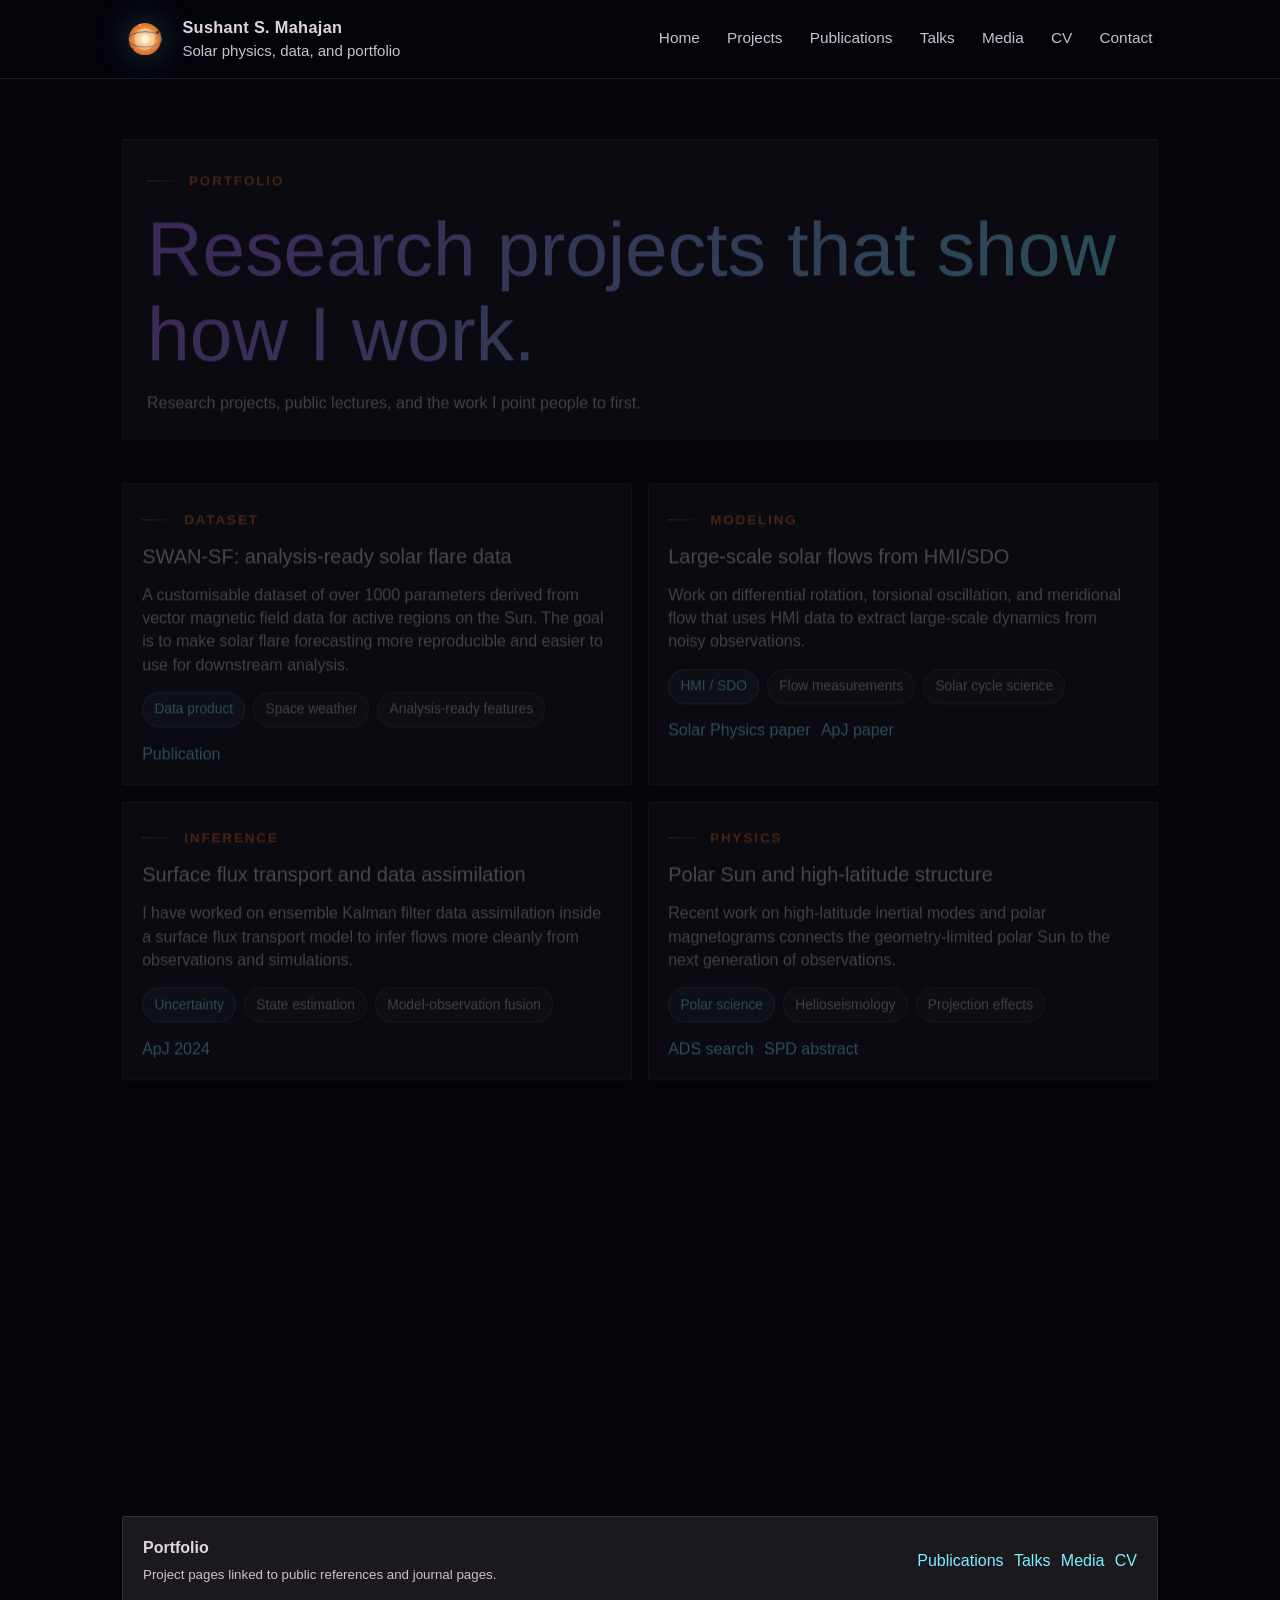
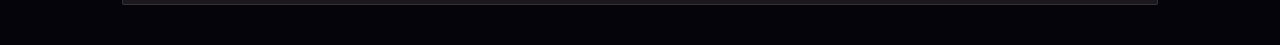
<file: research.html>
<!doctype html>
<html lang="en">
<head>
  <meta charset="utf-8" />
  <meta name="viewport" content="width=device-width, initial-scale=1" />
  <meta http-equiv="refresh" content="0; url=portfolio.html" />
  <title>Research | Sushant S. Mahajan</title>
  <link rel="stylesheet" href="assets/styles.css" />
</head>
<body>
  <main class="site-wrap" style="padding:4rem 0">
    <div class="card">
      <h1 style="font-size:2.2rem">Research has moved.</h1>
      <p>The old Research page now lives on the portfolio page.</p>
      <p><a class="link" href="portfolio.html">Go to portfolio</a></p>
    </div>
  </main>
</body>
</html>
</file>
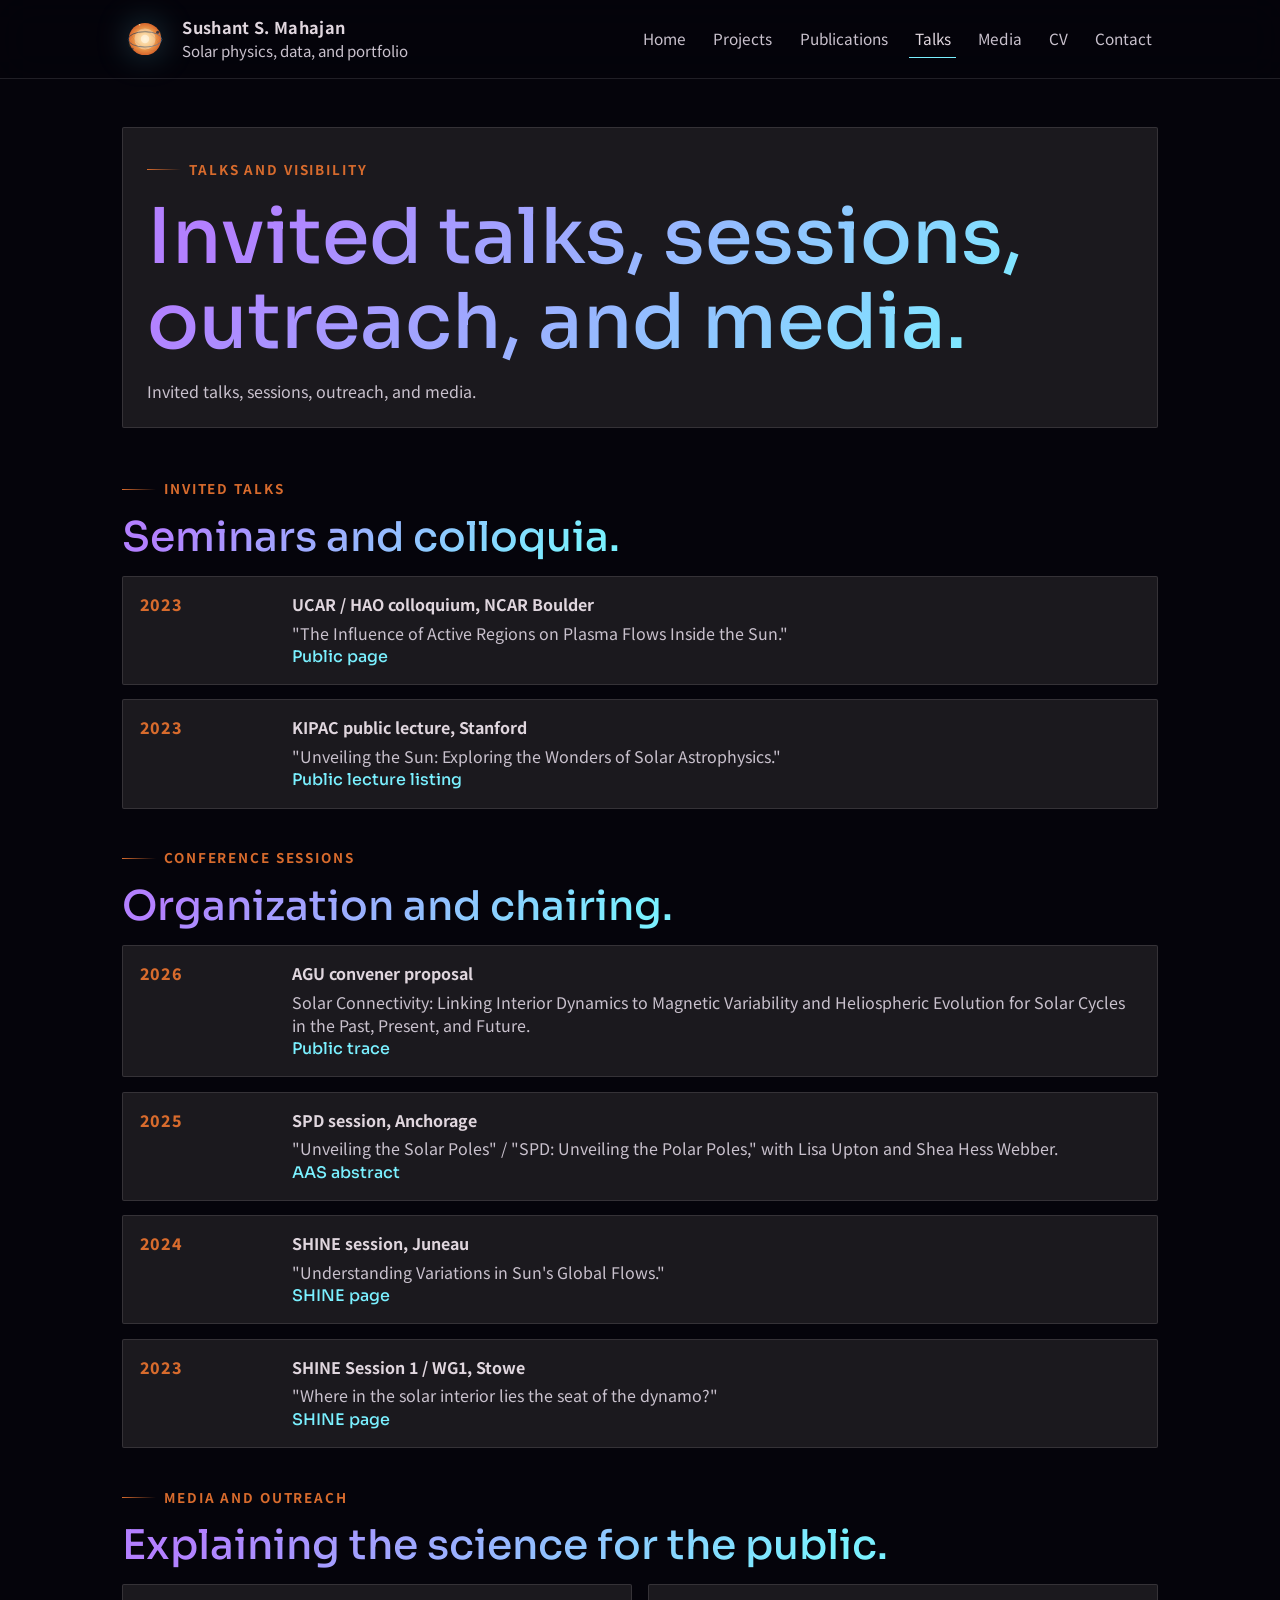
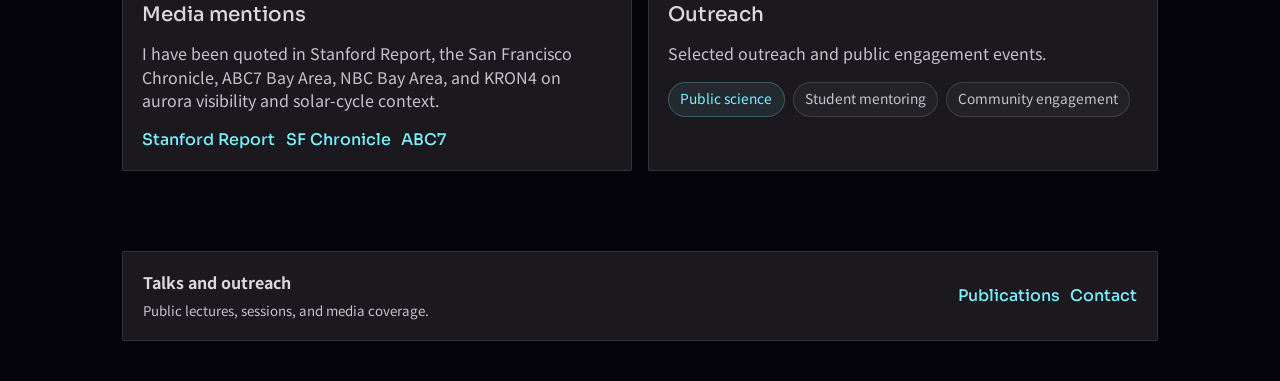
<file: talks.html>
<!doctype html>
<html lang="en">
<head>
  <meta charset="utf-8" />
  <meta name="viewport" content="width=device-width, initial-scale=1" />
  <title>Talks, outreach, and media | Sushant S. Mahajan</title>
  <meta name="description" content="Invited talks, conference sessions, media, and outreach by Sushant S. Mahajan." />
  <meta name="theme-color" content="#05040b" />
  <link rel="icon" href="assets/solar-mark.svg" type="image/svg+xml" />
  <link rel="stylesheet" href="assets/styles.css" />
  <script defer src="assets/site.js"></script>
</head>
<body class="gamma-home">
  <a class="skip-link" href="#main">Skip to content</a>
  <header class="site-header gamma-header">
    <div class="site-wrap site-header__inner">
      <a class="brand" href="index.html">
        <img class="brand__mark" src="assets/solar-mark.svg" alt="" />
        <span class="brand__text"><strong>Sushant S. Mahajan</strong><span>Solar physics, data, and portfolio</span></span>
      </a>
      <button class="nav-toggle" type="button" data-nav-toggle aria-expanded="false" aria-label="Toggle navigation">Menu</button>
      <nav class="site-nav" data-nav>
        <a href="index.html">Home</a>
        <a href="projects.html">Projects</a>
        <a href="publications.html">Publications</a>
        <a href="talks.html" aria-current="page">Talks</a>
        <a href="media.html">Media</a>
        <a href="cv.html">CV</a>
        <a href="contact.html">Contact</a>
      </nav>
    </div>
  </header>

  <main id="main">
    <section class="page-hero">
      <div class="site-wrap page-hero__panel" data-reveal>
        <div class="eyebrow">Talks and visibility</div>
        <h1>Invited talks, sessions, outreach, and media.</h1>
        <p>Invited talks, sessions, outreach, and media.</p>
      </div>
    </section>

    <section class="section">
      <div class="site-wrap">
        <div class="section__intro" data-reveal>
          <div>
            <div class="eyebrow">Invited talks</div>
            <h2>Seminars and colloquia.</h2>
          </div>
        </div>
        <div class="timeline">
          <div class="timeline__item" data-reveal>
            <div class="timeline__year">2023</div>
            <div class="timeline__body">
              <strong>UCAR / HAO colloquium, NCAR Boulder</strong>
              <p>"The Influence of Active Regions on Plasma Flows Inside the Sun."</p>
              <div class="link-row">
                <a class="link" href="https://www2.hao.ucar.edu/influence-active-regions-plasma-flows-inside-sun" target="_blank" rel="noreferrer">Public page</a>
              </div>
            </div>
          </div>
          <div class="timeline__item" data-reveal>
            <div class="timeline__year">2023</div>
            <div class="timeline__body">
              <strong>KIPAC public lecture, Stanford</strong>
              <p>"Unveiling the Sun: Exploring the Wonders of Solar Astrophysics."</p>
              <div class="link-row">
                <a class="link" href="https://kipac.stanford.edu/taxonomy/term/1752" target="_blank" rel="noreferrer">Public lecture listing</a>
              </div>
            </div>
          </div>
        </div>
      </div>
    </section>

    <section class="section">
      <div class="site-wrap">
        <div class="section__intro" data-reveal>
          <div>
            <div class="eyebrow">Conference sessions</div>
            <h2>Organization and chairing.</h2>
          </div>
        </div>
        <div class="timeline">
          <div class="timeline__item" data-reveal>
            <div class="timeline__year">2026</div>
            <div class="timeline__body">
              <strong>AGU convener proposal</strong>
              <p>Solar Connectivity: Linking Interior Dynamics to Magnetic Variability and Heliospheric Evolution for Solar Cycles in the Past, Present, and Future.</p>
              <div class="link-row">
                <a class="link" href="https://ui.adsabs.harvard.edu/search/q=title%3A%22Solar%20Connectivity%3A%20Linking%20Interior%20Dynamics%20to%20Magnetic%20Variability%20and%20Heliospheric%20Evolution%20for%20Solar%20Cycles%20in%20the%20Past%2C%20Present%2C%20and%20Future%22" target="_blank" rel="noreferrer">Public trace</a>
              </div>
            </div>
          </div>
          <div class="timeline__item" data-reveal>
            <div class="timeline__year">2025</div>
            <div class="timeline__body">
              <strong>SPD session, Anchorage</strong>
              <p>"Unveiling the Solar Poles" / "SPD: Unveiling the Polar Poles," with Lisa Upton and Shea Hess Webber.</p>
              <div class="link-row">
                <a class="link" href="https://baas.aas.org/pub/2025n4i309p04" target="_blank" rel="noreferrer">AAS abstract</a>
              </div>
            </div>
          </div>
          <div class="timeline__item" data-reveal>
            <div class="timeline__year">2024</div>
            <div class="timeline__body">
              <strong>SHINE session, Juneau</strong>
              <p>"Understanding Variations in Sun's Global Flows."</p>
              <div class="link-row">
                <a class="link" href="https://helioshine.org/category/workshop/shine-2024-abstracts/shine2024-wg1-abstracts/" target="_blank" rel="noreferrer">SHINE page</a>
              </div>
            </div>
          </div>
          <div class="timeline__item" data-reveal>
            <div class="timeline__year">2023</div>
            <div class="timeline__body">
              <strong>SHINE Session 1 / WG1, Stowe</strong>
              <p>"Where in the solar interior lies the seat of the dynamo?"</p>
              <div class="link-row">
                <a class="link" href="https://helioshine.org/category/workshop/shine-2023-abstracts/shine2023-wg1-abstracts/" target="_blank" rel="noreferrer">SHINE page</a>
              </div>
            </div>
          </div>
        </div>
      </div>
    </section>

    <section class="section">
      <div class="site-wrap">
        <div class="section__intro" data-reveal>
          <div>
            <div class="eyebrow">Media and outreach</div>
            <h2>Explaining the science for the public.</h2>
          </div>
        </div>
        <div class="grid grid--2">
          <article class="card" data-reveal>
            <h3>Media mentions</h3>
            <p>
              I have been quoted in Stanford Report, the San Francisco Chronicle, ABC7 Bay Area, NBC Bay Area, and
              KRON4 on aurora visibility and solar-cycle context.
            </p>
            <div class="link-row">
              <a class="link" href="https://news.stanford.edu/stories/2024/03/four-questions-sushant-mahajan-eclipse-solar-events" target="_blank" rel="noreferrer">Stanford Report</a>
              <a class="link" href="https://www.sfchronicle.com/weather/article/could-california-see-another-aurora-19455106.php" target="_blank" rel="noreferrer">SF Chronicle</a>
              <a class="link" href="https://abc7news.com/post/northern-lights-in-the-bay-area-photos-of-celestial-spectacle-over-california-solar-storm/14799194/" target="_blank" rel="noreferrer">ABC7</a>
            </div>
          </article>
          <article class="card" data-reveal>
            <h3>Outreach</h3>
            <p>Selected outreach and public engagement events.</p>
            <div class="card__meta">
              <span class="chip chip--accent">Public science</span>
              <span class="chip">Student mentoring</span>
              <span class="chip">Community engagement</span>
            </div>
          </article>
        </div>
      </div>
    </section>
  </main>

  <footer class="footer">
    <div class="site-wrap footer__panel">
      <div class="footer__inner">
        <div>
          <strong>Talks and outreach</strong>
          <small>Public lectures, sessions, and media coverage.</small>
        </div>
        <div class="link-row">
          <a class="link" href="publications.html">Publications</a>
          <a class="link" href="contact.html">Contact</a>
        </div>
      </div>
    </div>
  </footer>
</body>
</html>
</file>
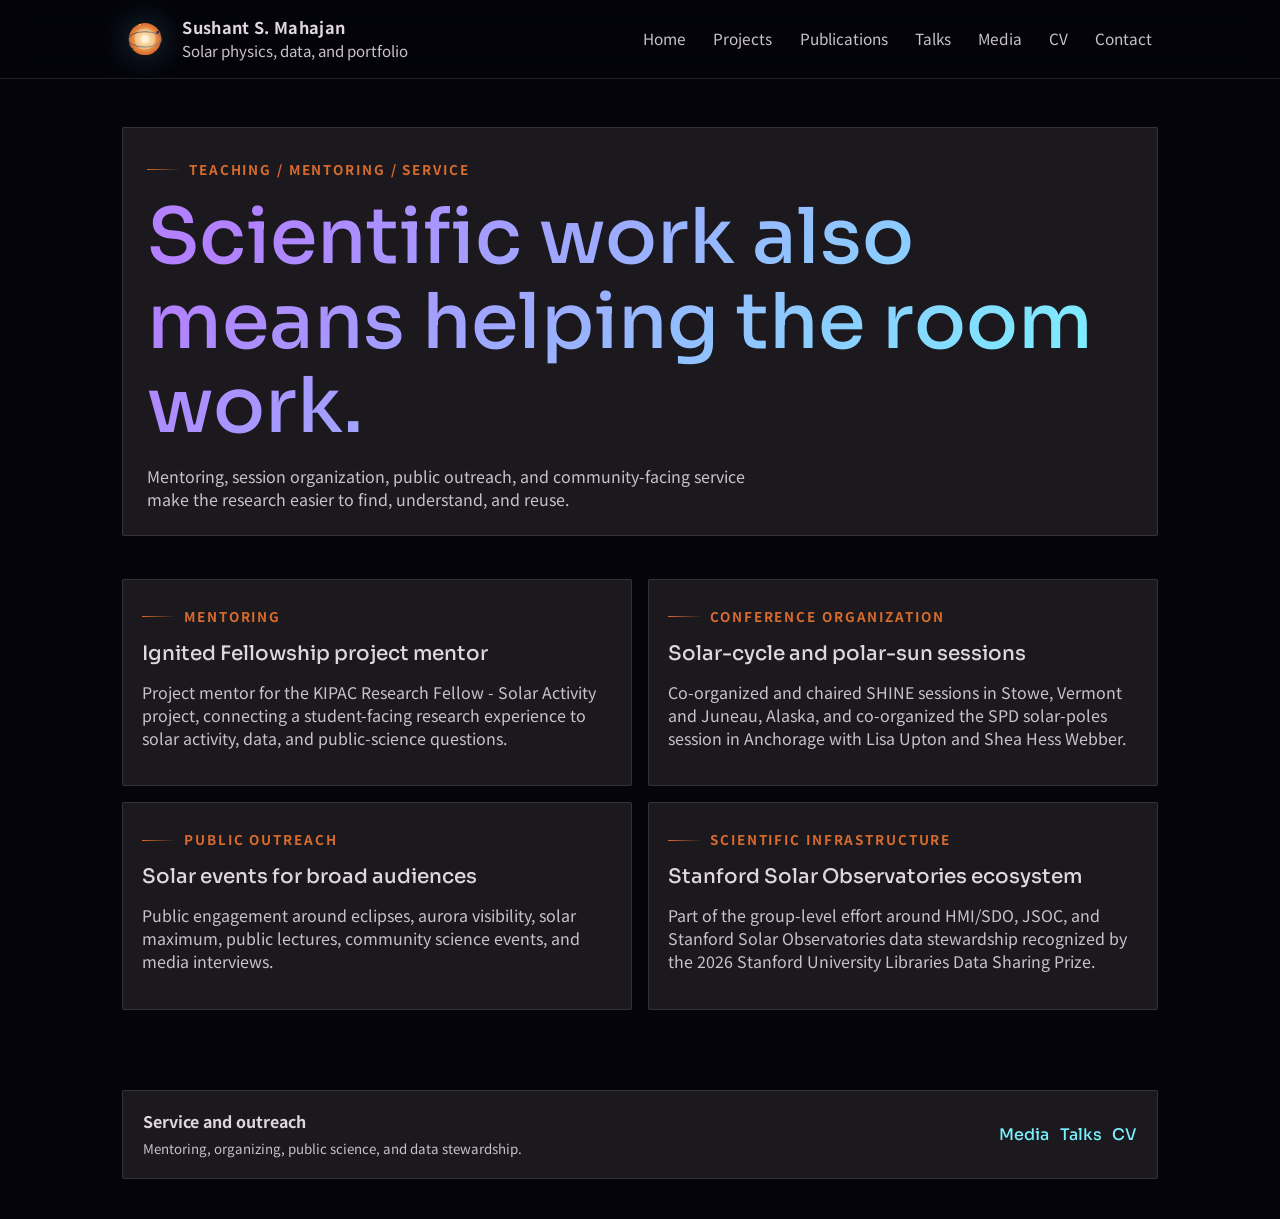
<file: teaching.html>
<!doctype html>
<html lang="en">
<head>
  <meta charset="utf-8" />
  <meta name="viewport" content="width=device-width, initial-scale=1" />
  <title>Teaching, Mentoring & Service | Sushant S. Mahajan</title>
  <meta name="description" content="Teaching, mentoring, conference organization, service, and outreach roles for Sushant S. Mahajan." />
  <meta name="theme-color" content="#05040b" />
  <link rel="icon" href="assets/solar-mark.svg" type="image/svg+xml" />
  <link rel="stylesheet" href="assets/styles.css" />
  <script defer src="assets/site.js"></script>
</head>
<body class="gamma-home">
  <a class="skip-link" href="#main">Skip to content</a>
  <header class="site-header gamma-header">
    <div class="site-wrap site-header__inner">
      <a class="brand" href="index.html">
        <img class="brand__mark" src="assets/solar-mark.svg" alt="" />
        <span class="brand__text"><strong>Sushant S. Mahajan</strong><span>Solar physics, data, and portfolio</span></span>
      </a>
      <button class="nav-toggle" type="button" data-nav-toggle aria-expanded="false" aria-label="Toggle navigation">Menu</button>
      <nav class="site-nav" data-nav>
        <a href="index.html">Home</a>
        <a href="projects.html">Projects</a>
        <a href="publications.html">Publications</a>
        <a href="talks.html">Talks</a>
        <a href="media.html">Media</a>
        <a href="cv.html">CV</a>
        <a href="contact.html">Contact</a>
      </nav>
    </div>
  </header>

  <main id="main">
    <section class="page-hero">
      <div class="site-wrap page-hero__panel" data-reveal>
        <div class="eyebrow">Teaching / mentoring / service</div>
        <h1>Scientific work also means helping the room work.</h1>
        <p>Mentoring, session organization, public outreach, and community-facing service make the research easier to find, understand, and reuse.</p>
      </div>
    </section>

    <section class="section">
      <div class="site-wrap">
        <div class="grid grid--2">
          <article class="card" data-reveal>
            <div class="eyebrow">Mentoring</div>
            <h3>Ignited Fellowship project mentor</h3>
            <p>Project mentor for the KIPAC Research Fellow - Solar Activity project, connecting a student-facing research experience to solar activity, data, and public-science questions.</p>
          </article>

          <article class="card" data-reveal>
            <div class="eyebrow">Conference organization</div>
            <h3>Solar-cycle and polar-sun sessions</h3>
            <p>Co-organized and chaired SHINE sessions in Stowe, Vermont and Juneau, Alaska, and co-organized the SPD solar-poles session in Anchorage with Lisa Upton and Shea Hess Webber.</p>
          </article>

          <article class="card" data-reveal>
            <div class="eyebrow">Public outreach</div>
            <h3>Solar events for broad audiences</h3>
            <p>Public engagement around eclipses, aurora visibility, solar maximum, public lectures, community science events, and media interviews.</p>
          </article>

          <article class="card" data-reveal>
            <div class="eyebrow">Scientific infrastructure</div>
            <h3>Stanford Solar Observatories ecosystem</h3>
            <p>Part of the group-level effort around HMI/SDO, JSOC, and Stanford Solar Observatories data stewardship recognized by the 2026 Stanford University Libraries Data Sharing Prize.</p>
          </article>
        </div>
      </div>
    </section>
  </main>

  <footer class="footer">
    <div class="site-wrap footer__panel">
      <div class="footer__inner">
        <div>
          <strong>Service and outreach</strong>
          <small>Mentoring, organizing, public science, and data stewardship.</small>
        </div>
        <div class="link-row">
          <a class="link" href="media.html">Media</a>
          <a class="link" href="talks.html">Talks</a>
          <a class="link" href="cv.html">CV</a>
        </div>
      </div>
    </div>
  </footer>
</body>
</html>
</file>
<file: assets/styles.css>
@import url("https://fonts.googleapis.com/css2?family=Noto+Sans+TC:wght@400;500;600&family=Sora:wght@400;500;600&display=swap");

:root {
  --bg: #fbf6ef;
  --bg-alt: #fffaf4;
  --surface: rgba(255, 255, 255, 0.72);
  --surface-strong: rgba(255, 252, 247, 0.95);
  --ink: #142033;
  --ink-soft: #566274;
  --muted: #6f7b8c;
  --line: rgba(20, 32, 51, 0.12);
  --line-strong: rgba(20, 32, 51, 0.18);
  --accent: #d86b2d;
  --accent-2: #f2b35d;
  --accent-3: #6e88a6;
  --shadow: 0 18px 55px rgba(44, 52, 63, 0.10);
  --radius-xl: 32px;
  --radius-lg: 24px;
  --radius-md: 18px;
  --radius-sm: 12px;
  --max: 1180px;
}

*,
*::before,
*::after {
  box-sizing: border-box;
}

html {
  scroll-behavior: smooth;
}

body {
  margin: 0;
  color: var(--ink);
  background:
    radial-gradient(circle at 12% 10%, rgba(242, 179, 93, 0.22), transparent 22%),
    radial-gradient(circle at 88% 8%, rgba(216, 107, 45, 0.16), transparent 20%),
    radial-gradient(circle at 75% 76%, rgba(110, 136, 166, 0.12), transparent 24%),
    linear-gradient(180deg, #fffdf9 0%, var(--bg) 35%, #f6f1e8 100%);
  font-family: "Avenir Next", "Segoe UI", "Helvetica Neue", Arial, sans-serif;
  line-height: 1.6;
  min-height: 100vh;
  overflow-x: hidden;
}

img,
svg {
  display: block;
  max-width: 100%;
}

a {
  color: inherit;
  text-decoration: none;
}

a:hover {
  color: var(--accent);
}

.skip-link {
  position: absolute;
  left: -999px;
  top: 0;
  z-index: 9999;
  padding: 0.75rem 1rem;
  background: #fff;
  border: 1px solid var(--line);
  border-radius: 999px;
}

.skip-link:focus {
  left: 1rem;
  top: 1rem;
}

.site-wrap {
  width: min(calc(100% - 2rem), var(--max));
  margin: 0 auto;
}

.site-header {
  position: sticky;
  top: 0;
  z-index: 50;
  backdrop-filter: blur(18px);
  background: rgba(251, 246, 239, 0.72);
  border-bottom: 1px solid rgba(20, 32, 51, 0.08);
}

.site-header__inner {
  display: flex;
  align-items: center;
  justify-content: space-between;
  gap: 1rem;
  padding: 1rem 0;
}

.brand {
  display: flex;
  align-items: center;
  gap: 0.9rem;
  min-width: 0;
}

.brand__mark {
  width: 46px;
  height: 46px;
  flex: 0 0 auto;
}

.brand__text strong {
  display: block;
  font-size: 1.02rem;
  letter-spacing: 0.02em;
}

.brand__text span {
  display: block;
  color: var(--ink-soft);
  font-size: 0.94rem;
}

.nav-toggle {
  display: none;
  align-items: center;
  justify-content: center;
  width: 44px;
  height: 44px;
  border-radius: 999px;
  border: 1px solid var(--line);
  background: rgba(255, 255, 255, 0.75);
  color: var(--ink);
  box-shadow: var(--shadow);
}

.site-nav {
  display: flex;
  align-items: center;
  gap: 1rem;
  flex-wrap: wrap;
}

.site-nav a {
  color: var(--ink-soft);
  font-size: 0.96rem;
  padding: 0.45rem 0.35rem;
  border-bottom: 1px solid transparent;
}

.site-nav a:hover,
.site-nav a[aria-current="page"] {
  color: var(--ink);
  border-color: var(--accent);
}

.hero {
  position: relative;
  padding: 4.5rem 0 2rem;
}

.hero::before {
  content: "";
  position: absolute;
  inset: 0 auto auto 50%;
  width: 44rem;
  height: 44rem;
  transform: translate(-50%, -42%);
  background: radial-gradient(circle, rgba(242, 179, 93, 0.16) 0%, rgba(242, 179, 93, 0.08) 24%, transparent 68%);
  filter: blur(14px);
  pointer-events: none;
  z-index: -1;
}

.hero__grid {
  display: grid;
  grid-template-columns: 1.2fr 0.8fr;
  gap: 2rem;
  align-items: center;
}

.eyebrow {
  display: inline-flex;
  align-items: center;
  gap: 0.5rem;
  margin-bottom: 1rem;
  color: var(--accent);
  font-size: 0.84rem;
  font-weight: 700;
  letter-spacing: 0.14em;
  text-transform: uppercase;
}

.eyebrow::before {
  content: "";
  width: 34px;
  height: 1px;
  background: linear-gradient(90deg, var(--accent), transparent);
}

h1,
h2,
h3 {
  margin: 0;
  line-height: 1.1;
  font-family: "Iowan Old Style", "Palatino Linotype", "Book Antiqua", Georgia, serif;
}

h1 {
  font-size: clamp(3rem, 6vw, 5.4rem);
  letter-spacing: 0;
}

h2 {
  font-size: clamp(2rem, 3.2vw, 3rem);
  letter-spacing: 0;
}

h3 {
  font-size: 1.25rem;
  letter-spacing: 0;
}

.lead {
  margin: 1.2rem 0 0;
  max-width: 64ch;
  font-size: 1.12rem;
  color: var(--ink-soft);
}

.hero__actions {
  display: flex;
  flex-wrap: wrap;
  gap: 0.8rem;
  margin-top: 1.75rem;
}

.construction-banner {
  display: flex;
  align-items: center;
  gap: 0.95rem;
  margin-top: 1.4rem;
  padding: 0.95rem 1rem;
  border-radius: var(--radius-md);
  border: 1px dashed rgba(216, 107, 45, 0.35);
  background: linear-gradient(135deg, rgba(255, 255, 255, 0.85), rgba(255, 247, 236, 0.95));
  box-shadow: var(--shadow);
}

.construction-banner__icon {
  display: inline-flex;
  align-items: center;
  justify-content: center;
  width: 3rem;
  height: 3rem;
  border-radius: 999px;
  background: rgba(216, 107, 45, 0.10);
  font-size: 1.45rem;
  animation: banner-bob 1.8s ease-in-out infinite;
}

.construction-banner strong {
  display: block;
  margin-bottom: 0.2rem;
}

.construction-banner p {
  margin: 0;
  color: var(--ink-soft);
}

@keyframes banner-bob {
  0%, 100% {
    transform: translateY(0) rotate(-4deg);
  }
  50% {
    transform: translateY(-5px) rotate(4deg);
  }
}

.button {
  display: inline-flex;
  align-items: center;
  justify-content: center;
  gap: 0.5rem;
  padding: 0.9rem 1.2rem;
  border-radius: 999px;
  border: 1px solid transparent;
  font-weight: 700;
  transition: transform 180ms ease, box-shadow 180ms ease, border-color 180ms ease, background 180ms ease;
}

.button:hover {
  transform: translateY(-1px);
  box-shadow: var(--shadow);
}

.button--primary {
  color: white;
  background: linear-gradient(135deg, var(--accent), #b94f11);
}

.button--secondary {
  color: var(--ink);
  border-color: var(--line-strong);
  background: rgba(255, 255, 255, 0.75);
}

.hero__panel {
  position: relative;
  padding: 1.2rem;
  border-radius: var(--radius-xl);
  background: linear-gradient(180deg, rgba(255, 255, 255, 0.88), rgba(255, 251, 245, 0.82));
  border: 1px solid rgba(20, 32, 51, 0.10);
  box-shadow: var(--shadow);
  overflow: hidden;
}

.hero__panel::before {
  content: "";
  position: absolute;
  inset: auto -12% -18% auto;
  width: 17rem;
  height: 17rem;
  border-radius: 50%;
  background: radial-gradient(circle at 35% 35%, rgba(242, 179, 93, 0.55), rgba(216, 107, 45, 0.22) 35%, transparent 70%);
  filter: blur(18px);
  pointer-events: none;
}

.hero__art {
  width: 100%;
  height: auto;
  border-radius: calc(var(--radius-xl) - 10px);
  background: linear-gradient(180deg, rgba(255, 248, 239, 0.95), rgba(255, 251, 247, 0.68));
  border: 1px solid rgba(20, 32, 51, 0.09);
  padding: 0.9rem;
}

.portrait {
  display: block;
  width: 100%;
  height: auto;
  margin: 0.9rem 0 1rem;
  border-radius: 18px;
  background: linear-gradient(180deg, rgba(255, 248, 239, 0.95), rgba(255, 251, 247, 0.68));
  border: 1px solid rgba(20, 32, 51, 0.09);
  padding: 0.425rem;
}

.media-photo {
  display: block;
  width: 100%;
  height: auto;
  border-radius: var(--radius-md);
  border: 1px solid rgba(20, 32, 51, 0.09);
  background: linear-gradient(180deg, rgba(255, 248, 239, 0.95), rgba(255, 251, 247, 0.68));
  padding: 0.85rem;
}

.stat-grid {
  display: grid;
  grid-template-columns: repeat(2, minmax(0, 1fr));
  gap: 0.8rem;
  margin-top: 0.9rem;
}

.stat {
  padding: 0.95rem;
  border-radius: var(--radius-md);
  background: rgba(255, 255, 255, 0.72);
  border: 1px solid rgba(20, 32, 51, 0.08);
}

.stat strong {
  display: block;
  font-size: 1.05rem;
}

.stat span {
  color: var(--ink-soft);
  font-size: 0.92rem;
}

.section {
  padding: 1.5rem 0 0;
}

.section + .section {
  padding-top: 2rem;
}

.section__intro {
  display: flex;
  align-items: end;
  justify-content: space-between;
  gap: 1.5rem;
  margin-bottom: 1rem;
}

.section__intro p {
  margin: 0;
  max-width: 58ch;
  color: var(--ink-soft);
}

.grid {
  display: grid;
  gap: 1rem;
}

.grid--3 {
  grid-template-columns: repeat(3, minmax(0, 1fr));
}

.grid--2 {
  grid-template-columns: repeat(2, minmax(0, 1fr));
}

.card {
  padding: 1.2rem;
  border-radius: var(--radius-lg);
  border: 1px solid rgba(20, 32, 51, 0.09);
  background: var(--surface);
  box-shadow: var(--shadow);
}

.card--soft {
  background: linear-gradient(180deg, rgba(255,255,255,0.84), rgba(255,247,236,0.86));
}

.card__meta {
  display: flex;
  flex-wrap: wrap;
  gap: 0.5rem;
  margin-top: 0.85rem;
}

.chip {
  display: inline-flex;
  align-items: center;
  gap: 0.4rem;
  padding: 0.42rem 0.7rem;
  border-radius: 999px;
  border: 1px solid rgba(20, 32, 51, 0.09);
  background: rgba(255, 255, 255, 0.8);
  color: var(--ink-soft);
  font-size: 0.86rem;
}

.chip--accent {
  color: #9b4313;
  background: rgba(216, 107, 45, 0.08);
  border-color: rgba(216, 107, 45, 0.18);
}

.list {
  display: grid;
  gap: 0.8rem;
  margin: 0;
  padding: 0;
  list-style: none;
}

.list li {
  padding: 1rem 1.05rem;
  border-radius: var(--radius-md);
  background: rgba(255, 255, 255, 0.68);
  border: 1px solid rgba(20, 32, 51, 0.08);
}

.list li strong {
  display: block;
  margin-bottom: 0.15rem;
}

.link-row {
  display: flex;
  flex-wrap: wrap;
  gap: 0.65rem;
}

.link {
  display: inline-flex;
  align-items: center;
  gap: 0.35rem;
  color: var(--accent);
  font-weight: 700;
}

.link:hover {
  color: #b84d12;
}

.timeline {
  display: grid;
  gap: 0.9rem;
}

.timeline__item {
  display: grid;
  grid-template-columns: 0.16fr 1fr;
  gap: 1rem;
  align-items: start;
  padding: 1rem 1.05rem;
  border-radius: var(--radius-md);
  background: rgba(255, 255, 255, 0.74);
  border: 1px solid rgba(20, 32, 51, 0.09);
}

.timeline__year {
  color: var(--accent);
  font-weight: 800;
  letter-spacing: 0.04em;
}

.timeline__body p {
  margin: 0.35rem 0 0;
  color: var(--ink-soft);
}

.footnote {
  margin-top: 0.9rem;
  color: var(--muted);
  font-size: 0.92rem;
}

.page-hero {
  padding: 3rem 0 1.2rem;
}

.page-hero__panel {
  padding: 1.5rem;
  border-radius: var(--radius-xl);
  background: linear-gradient(180deg, rgba(255,255,255,0.90), rgba(255,250,243,0.78));
  border: 1px solid rgba(20, 32, 51, 0.08);
  box-shadow: var(--shadow);
}

.page-hero__panel p {
  margin: 1rem 0 0;
  color: var(--ink-soft);
  max-width: 70ch;
}

.pub-item {
  display: grid;
  gap: 0.55rem;
  padding: 1rem 1.05rem;
  border-radius: var(--radius-md);
  background: rgba(255, 255, 255, 0.74);
  border: 1px solid rgba(20, 32, 51, 0.08);
}

.pub-item__title {
  display: block;
  font-weight: 700;
}

.pub-item__meta {
  color: var(--ink-soft);
  font-size: 0.96rem;
}

.pub-item__desc {
  color: var(--ink-soft);
  margin: 0;
}

.media-grid {
  display: grid;
  gap: 1rem;
}

.media-grid--2 {
  grid-template-columns: repeat(2, minmax(0, 1fr));
}

.media-card {
  display: grid;
  gap: 0.85rem;
  overflow: hidden;
}

.video-frame {
  width: 100%;
  aspect-ratio: 16 / 9;
  border: 0;
  border-radius: var(--radius-md);
  box-shadow: 0 8px 22px rgba(20, 32, 51, 0.10);
}

.media-thumb {
  width: 100%;
  aspect-ratio: 16 / 9;
  object-fit: cover;
  border-radius: var(--radius-md);
  border: 1px solid rgba(20, 32, 51, 0.08);
  background: rgba(255, 255, 255, 0.7);
}

.gallery-grid {
  display: grid;
  gap: 1rem;
  grid-template-columns: repeat(3, minmax(0, 1fr));
}

.gallery-card {
  overflow: hidden;
}

.gallery-card img {
  width: 100%;
  height: auto;
}

.gallery-card figcaption {
  padding: 0.8rem 0.1rem 0;
  color: var(--ink-soft);
}

.footer {
  margin-top: 3rem;
  padding: 2rem 0 2.5rem;
  color: var(--ink-soft);
}

.footer__panel {
  padding: 1.2rem 1.25rem;
  border-radius: var(--radius-lg);
  border: 1px solid rgba(20, 32, 51, 0.08);
  background: rgba(255, 255, 255, 0.60);
  box-shadow: var(--shadow);
}

.footer__inner {
  display: flex;
  flex-wrap: wrap;
  justify-content: space-between;
  gap: 1rem;
  align-items: center;
}

.footer small {
  display: block;
  margin-top: 0.4rem;
}

[data-reveal] {
  opacity: 0;
  transform: translateY(18px);
  transition: opacity 560ms ease, transform 560ms ease;
}

[data-reveal].is-visible {
  opacity: 1;
  transform: translateY(0);
}

.visually-hidden {
  position: absolute;
  width: 1px;
  height: 1px;
  margin: -1px;
  padding: 0;
  overflow: hidden;
  clip: rect(0 0 0 0);
  border: 0;
}

@media (max-width: 960px) {
  .hero__grid,
  .grid--3,
  .grid--2,
  .media-grid--2,
  .gallery-grid {
    grid-template-columns: 1fr;
  }

  .section__intro {
    align-items: start;
    flex-direction: column;
  }
}

@media (max-width: 760px) {
  .site-header__inner {
    flex-wrap: wrap;
  }

  .nav-toggle {
    display: inline-flex;
  }

  .site-nav {
    display: none;
    width: 100%;
    flex-direction: column;
    align-items: stretch;
    gap: 0.25rem;
    padding: 0.65rem 0 0.2rem;
  }

  .site-nav.is-open {
    display: flex;
  }

  .site-nav a {
    padding: 0.55rem 0.15rem;
    border-bottom: 1px solid rgba(20, 32, 51, 0.08);
  }

  h1 {
    font-size: clamp(2.6rem, 12vw, 4.2rem);
  }

  .timeline__item {
    grid-template-columns: 1fr;
  }

  .stat-grid {
    grid-template-columns: 1fr;
  }
}

body.gamma-home {
  --gamma-bg: #05040b;
  --gamma-panel: #232126;
  --gamma-panel-2: #12072c;
  --gamma-ink: #e0d6de;
  --gamma-soft: #c9c1cd;
  --gamma-muted: #8f8795;
  --gamma-line: rgba(224, 214, 222, 0.13);
  --gamma-violet: #b380ff;
  --gamma-cyan: #7af0ff;
  --gamma-blue: #0d2b68;
  color: var(--gamma-ink);
  background: #05040b;
  font-family: "Noto Sans TC", "Helvetica Neue", Arial, sans-serif;
  line-height: 1.45;
}

.gamma-home .site-wrap,
.gamma-slide,
.gamma-section {
  width: min(calc(100% - 2rem), 1036px);
  margin-inline: auto;
}

.gamma-home h1,
.gamma-home h2,
.gamma-home h3,
.gamma-home .heading-like {
  font-family: "Sora", "Noto Sans TC", sans-serif;
  font-weight: 500;
  letter-spacing: normal;
}

.gamma-home .site-header {
  background: rgba(5, 4, 11, 0.78);
  border-bottom: 1px solid var(--gamma-line);
  box-shadow: none;
}

.gamma-home .brand__text span,
.gamma-home .site-nav a,
.gamma-home .footer,
.gamma-home .footer small {
  color: var(--gamma-soft);
}

.gamma-home .site-nav a:hover,
.gamma-home .site-nav a[aria-current="page"] {
  color: var(--gamma-ink);
  border-color: var(--gamma-cyan);
}

.gamma-home .brand__mark {
  filter: drop-shadow(0 0 16px rgba(122, 240, 255, 0.26));
}

.gamma-home .page-hero__panel,
.gamma-home .card,
.gamma-home .pub-item,
.gamma-home .timeline__item,
.gamma-home .footer__panel {
  color: var(--gamma-ink);
  border-color: var(--gamma-line);
  background: rgba(35, 33, 38, 0.76);
  border-radius: 2px;
  box-shadow: none;
}

.gamma-home .page-hero__panel p,
.gamma-home .card p,
.gamma-home .pub-item__meta,
.gamma-home .pub-item__desc,
.gamma-home .timeline__body p,
.gamma-home .footnote {
  color: var(--gamma-soft);
}

.gamma-home .page-hero__panel h1,
.gamma-home .section__intro h2,
.gamma-hero h1,
.gamma-section__head h2 {
  background: linear-gradient(134deg, var(--gamma-violet) 10%, var(--gamma-cyan) 90%);
  -webkit-background-clip: text;
  background-clip: text;
  color: transparent;
}

.gamma-home .card h3,
.gamma-home .pub-item__title,
.gamma-home .timeline__body h3 {
  font-weight: 500;
}

.gamma-home .card--soft {
  background: rgba(18, 7, 44, 0.76);
}

.gamma-home .chip {
  color: var(--gamma-soft);
  border-color: rgba(224, 214, 222, 0.16);
  background: rgba(255, 255, 255, 0.04);
}

.gamma-home .chip--accent {
  color: var(--gamma-cyan);
  border-color: rgba(122, 240, 255, 0.25);
  background: rgba(122, 240, 255, 0.08);
}

.gamma-home .link {
  color: var(--gamma-cyan);
  font-family: "Sora", "Noto Sans TC", sans-serif;
  font-weight: 500;
}

.gamma-home .button {
  min-height: 50px;
  padding: 0.76rem 1.1rem;
  border-radius: 3px;
  box-shadow: none;
  font-family: "Sora", "Noto Sans TC", sans-serif;
  font-weight: 500;
  transition: border-color 180ms ease, color 180ms ease, opacity 180ms ease;
}

.gamma-home .button:hover {
  transform: none;
  box-shadow: none;
  opacity: 0.92;
}

.gamma-home .button--primary {
  color: #08060c;
  background: linear-gradient(134deg, var(--gamma-violet) 10%, var(--gamma-cyan) 90%);
}

.gamma-home .button--secondary {
  color: var(--gamma-ink);
  border-color: rgba(122, 240, 255, 0.38);
  background: transparent;
}

.gamma-landing .skip-link:focus {
  color: #08060c;
  background: var(--gamma-cyan);
}

.gamma-hero {
  min-height: min(720px, 94vh);
  display: grid;
  grid-template-columns: minmax(0, 1.12fr) minmax(260px, 0.88fr);
  gap: clamp(2.4rem, 6vw, 5rem);
  align-items: center;
  padding: 1.6rem 0 1rem;
  border-bottom: 1px solid var(--gamma-line);
}

.gamma-hero__copy {
  max-width: 600px;
  position: relative;
  z-index: 2;
}

.gamma-hero h1,
.gamma-section__head h2 {
  line-height: 1.25;
}

.gamma-hero h1 {
  position: relative;
  z-index: 5;
  display: inline-block;
  max-width: 100%;
  margin: 0;
  font-size: clamp(1.2rem, 3.55vw, 2.9rem);
  line-height: 1.18;
  white-space: nowrap;
  text-wrap: nowrap;
}

.gamma-role {
  max-width: 600px;
  margin: 1.85rem 0 0;
  color: var(--gamma-soft);
  font-size: 1.15rem;
  line-height: 1.55;
}

.gamma-hero blockquote {
  max-width: 590px;
  margin: 1.15rem 0 0;
  padding: 0.05rem 0 0.05rem 1.55rem;
  border-left: 3px solid var(--gamma-cyan);
  color: var(--gamma-ink);
  font-size: 1.12rem;
  line-height: 1.58;
}

.gamma-actions {
  display: flex;
  flex-wrap: wrap;
  gap: 0.55rem;
  margin-top: 1.1rem;
}

.gamma-construction {
  max-width: 600px;
  margin-top: 1rem;
  padding: 0.7rem 0.8rem;
  border-radius: 2px;
  border-color: rgba(122, 240, 255, 0.24);
  background: rgba(13, 43, 104, 0.36);
  box-shadow: none;
}

.gamma-construction .construction-banner__icon {
  width: 2.3rem;
  height: 2.3rem;
  background: rgba(122, 240, 255, 0.11);
  font-size: 1.1rem;
}

.gamma-construction p {
  color: var(--gamma-soft);
}

.gamma-portrait {
  margin: clamp(0.75rem, 2vw, 1.5rem) 0 0;
  min-width: 0;
  justify-self: end;
  max-width: 420px;
  position: relative;
  z-index: 1;
}

.gamma-portrait img {
  width: 100%;
  height: auto;
  max-height: 68vh;
  object-fit: contain;
  object-position: center;
  border-radius: 0;
}

.gamma-section {
  padding: 4.4rem 0;
  border-bottom: 1px solid var(--gamma-line);
}

.gamma-section__head {
  margin-bottom: 1.6rem;
}

.gamma-section__head span {
  display: inline-flex;
  align-items: center;
  min-height: 2.15rem;
  margin: 0 0 0.9rem;
  padding: 0.28rem 0.7rem;
  border: 1px solid rgba(122, 240, 255, 0.48);
  background: rgba(13, 43, 104, 0.82);
  color: var(--gamma-soft);
  font-family: "Sora", "Noto Sans TC", sans-serif;
  font-size: 0.75rem;
  font-weight: 400;
  letter-spacing: 0.02em;
  text-transform: uppercase;
}

.gamma-section__head h2 {
  max-width: 980px;
  font-size: clamp(2.25rem, 3.55vw, 2.9rem);
}

.gamma-lede {
  max-width: 900px;
  margin: 0 0 1.45rem;
  color: var(--gamma-soft);
  font-size: 1.12rem;
  line-height: 1.55;
}

.gamma-two-column {
  display: grid;
  grid-template-columns: minmax(0, 1fr) minmax(0, 0.95fr);
  gap: 1.05rem;
  align-items: start;
}

.gamma-panel,
.gamma-card,
.gamma-publications article,
.gamma-timeline article,
.gamma-metric {
  border: 1px solid var(--gamma-line);
  border-radius: 2px;
  background: rgba(35, 33, 38, 0.84);
  box-shadow: none;
}

.gamma-panel {
  padding: 1.15rem 1.25rem;
}

.gamma-panel--deep {
  background: rgba(18, 7, 44, 0.92);
}

.gamma-panel h3,
.gamma-list h3,
.gamma-card h3,
.gamma-publications h3,
.gamma-timeline h3 {
  color: var(--gamma-ink);
  font-size: 1.38rem;
  font-weight: 500;
  line-height: 1.25;
}

.gamma-panel p,
.gamma-card p,
.gamma-publications p,
.gamma-timeline p {
  color: var(--gamma-soft);
  font-size: 1.04rem;
  line-height: 1.55;
}

.gamma-list {
  color: var(--gamma-soft);
  padding: 1.15rem 1.25rem;
}

.gamma-list ul {
  display: grid;
  gap: 0.65rem;
  margin: 1rem 0 0;
  padding-left: 1.3rem;
  font-size: 1.04rem;
  line-height: 1.5;
}

.gamma-list li::marker {
  color: var(--gamma-soft);
}

.gamma-cards,
.gamma-publications,
.gamma-metrics,
.gamma-timeline {
  display: grid;
  gap: 1rem;
  margin-top: 1.35rem;
}

.gamma-cards--two {
  grid-template-columns: repeat(2, minmax(0, 1fr));
}

.gamma-cards--three,
.gamma-publications {
  grid-template-columns: repeat(3, minmax(0, 1fr));
}

.gamma-card,
.gamma-publications article,
.gamma-timeline article {
  padding: 1.05rem 1.15rem;
}

.gamma-card h3 {
  white-space: nowrap;
  font-size: 1.12rem;
}

.gamma-publications article {
  display: grid;
  align-content: start;
  gap: 0.55rem;
  background: transparent;
  border-color: transparent;
}

.gamma-publications h3 {
  font-size: 1.28rem;
}

.gamma-note {
  margin: 1.1rem 0 0;
  padding: 1.15rem 1.25rem;
  border: 1px solid rgba(122, 240, 255, 0.15);
  border-radius: 2px;
  background: rgba(13, 43, 104, 0.88);
  color: var(--gamma-ink);
  font-size: 1.06rem;
  line-height: 1.5;
}

.gamma-metrics {
  grid-template-columns: repeat(4, minmax(0, 1fr));
}

.gamma-metric {
  min-height: 9rem;
  padding: 1.15rem;
  display: grid;
  align-content: center;
  gap: 0.55rem;
  background: transparent;
  border-color: transparent;
}

.gamma-metric strong {
  display: block;
  color: var(--gamma-ink);
  font-family: "Sora", "Noto Sans TC", sans-serif;
  font-size: clamp(3rem, 5.5vw, 3.72rem);
  font-weight: 500;
  line-height: 1;
}

.gamma-metric span {
  color: var(--gamma-soft);
  font-size: 1.04rem;
}

.gamma-timeline {
  grid-template-columns: repeat(4, minmax(0, 1fr));
}

.gamma-timeline article {
  background: transparent;
  border-color: transparent;
  padding-inline: 0;
}

.gamma-timeline article span {
  display: inline-grid;
  place-items: center;
  width: 2rem;
  height: 2rem;
  margin-bottom: 0.9rem;
  color: #08060c;
  border-radius: 50%;
  background: linear-gradient(134deg, var(--gamma-violet) 10%, var(--gamma-cyan) 90%);
  font-family: "Sora", "Noto Sans TC", sans-serif;
  font-weight: 500;
}

.gamma-collaborate {
  padding-bottom: 5.5rem;
}

.gamma-footer {
  margin-top: 0;
}

.gamma-footer .footer__panel {
  border-color: var(--gamma-line);
  background: rgba(35, 33, 38, 0.76);
  border-radius: 2px;
}

@media (max-width: 1080px) {
  .gamma-hero,
  .gamma-two-column,
  .gamma-cards--two,
  .gamma-cards--three,
  .gamma-publications,
  .gamma-metrics,
  .gamma-timeline {
    grid-template-columns: 1fr;
  }

  .gamma-hero {
    min-height: auto;
    padding-top: 3rem;
  }

  .gamma-hero__copy {
    max-width: 100%;
  }

  .gamma-hero h1 {
    white-space: normal;
  }

  .gamma-portrait {
    max-width: 520px;
    justify-self: start;
  }

  .gamma-card h3 {
    white-space: normal;
  }
}

@media (max-width: 760px) {
  .site-header {
    position: static;
  }

  .site-header__inner {
    justify-content: space-between;
    align-items: center;
    padding: 0.35rem 0;
  }

  .gamma-header .brand {
    display: flex;
    gap: 0.55rem;
    min-width: 0;
  }

  .gamma-header .site-nav {
    background: rgba(5, 4, 11, 0.94);
  }

  .nav-toggle {
    width: 38px;
    height: 38px;
    border-radius: 999px;
  }

  .gamma-header .brand__mark {
    width: 32px;
    height: 32px;
  }

  .gamma-header .brand__text strong {
    font-size: 0.92rem;
    line-height: 1.1;
  }

  .gamma-header .brand__text span {
    font-size: 0.76rem;
    line-height: 1.1;
  }

  .gamma-hero {
    padding-top: 2.2rem;
  }

  .gamma-hero h1,
  .gamma-section__head h2 {
    font-size: clamp(2.15rem, 10vw, 3.1rem);
  }

  .gamma-hero h1 {
    font-size: clamp(1.1rem, 4.9vw, 2.1rem);
  }

  .gamma-role,
  .gamma-hero blockquote,
  .gamma-lede,
  .gamma-panel p,
  .gamma-card p,
  .gamma-publications p,
  .gamma-timeline p {
    font-size: 1rem;
  }

  .gamma-actions {
    align-items: stretch;
    flex-direction: column;
  }

  .gamma-actions .button {
    width: 100%;
  }

  .gamma-portrait img {
    max-height: none;
  }

  .gamma-home .site-nav {
    background: rgba(5, 4, 11, 0.94);
  }
}
</file>
